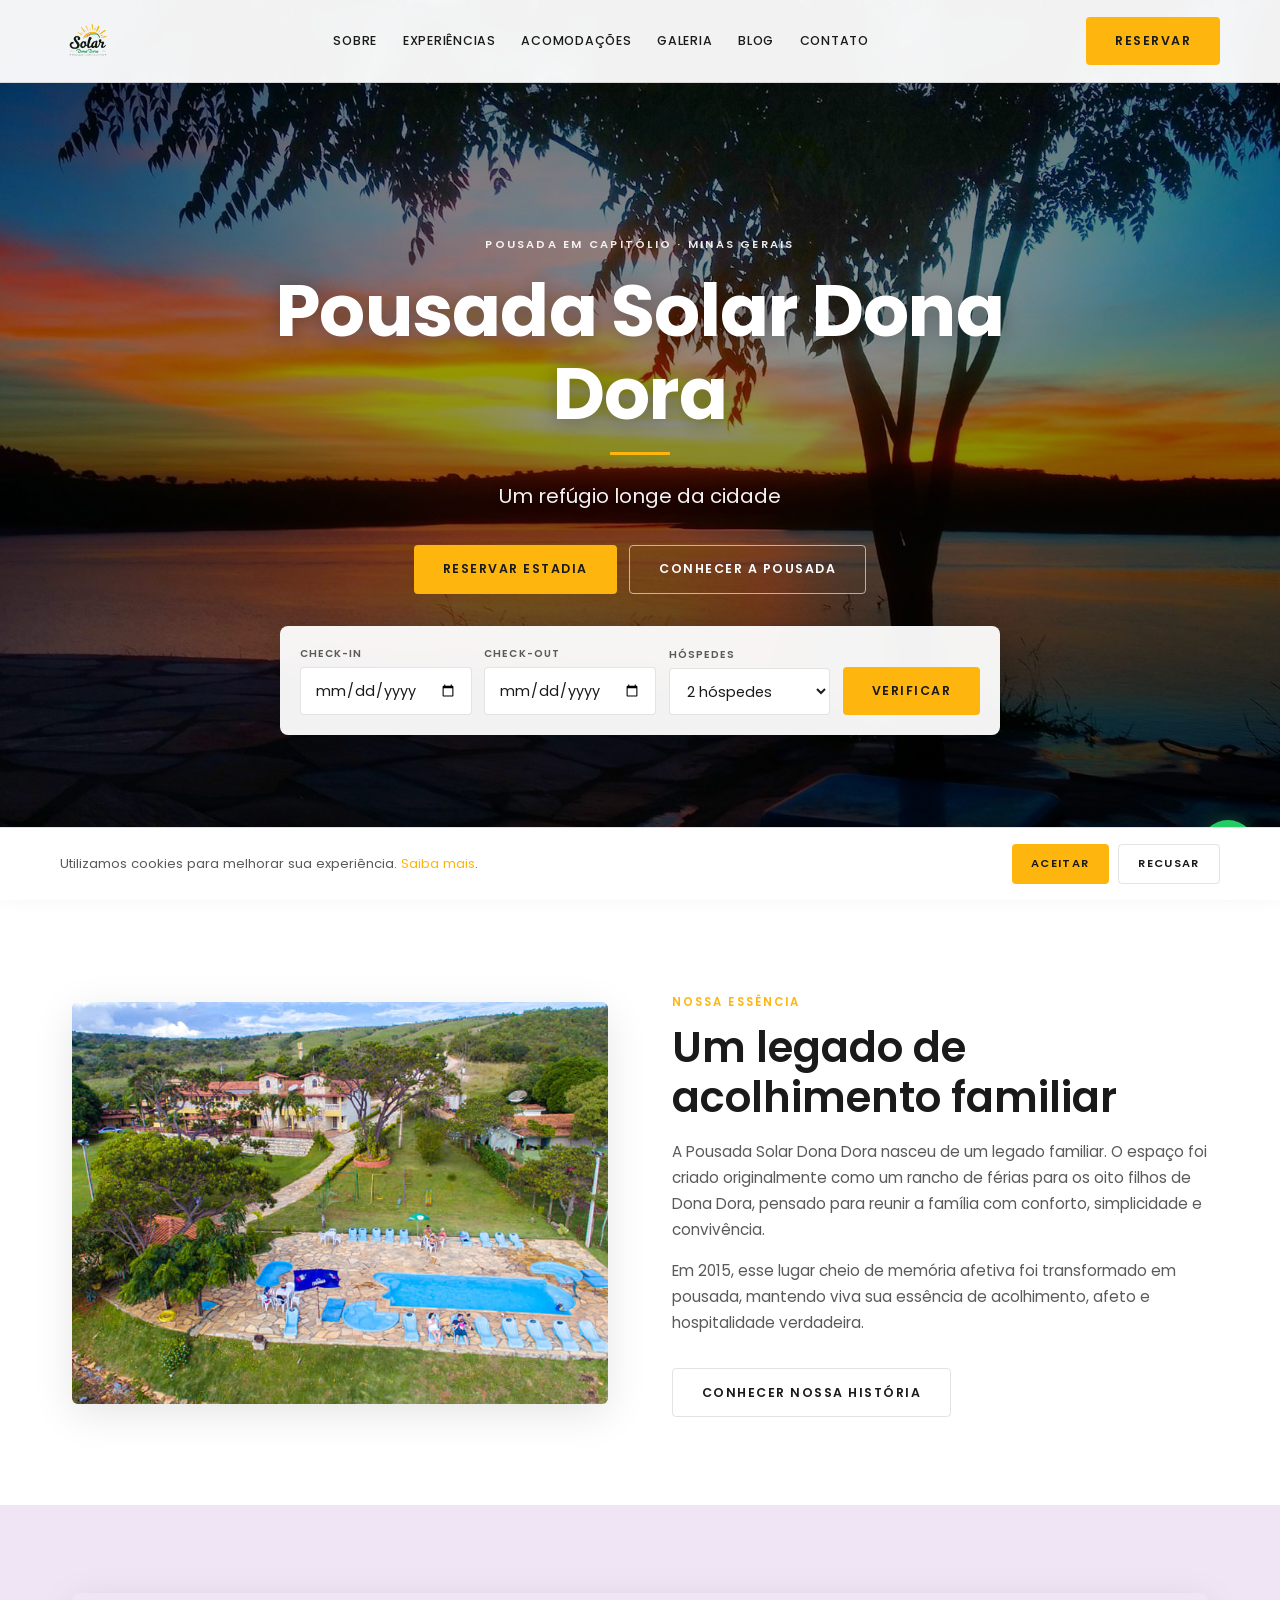
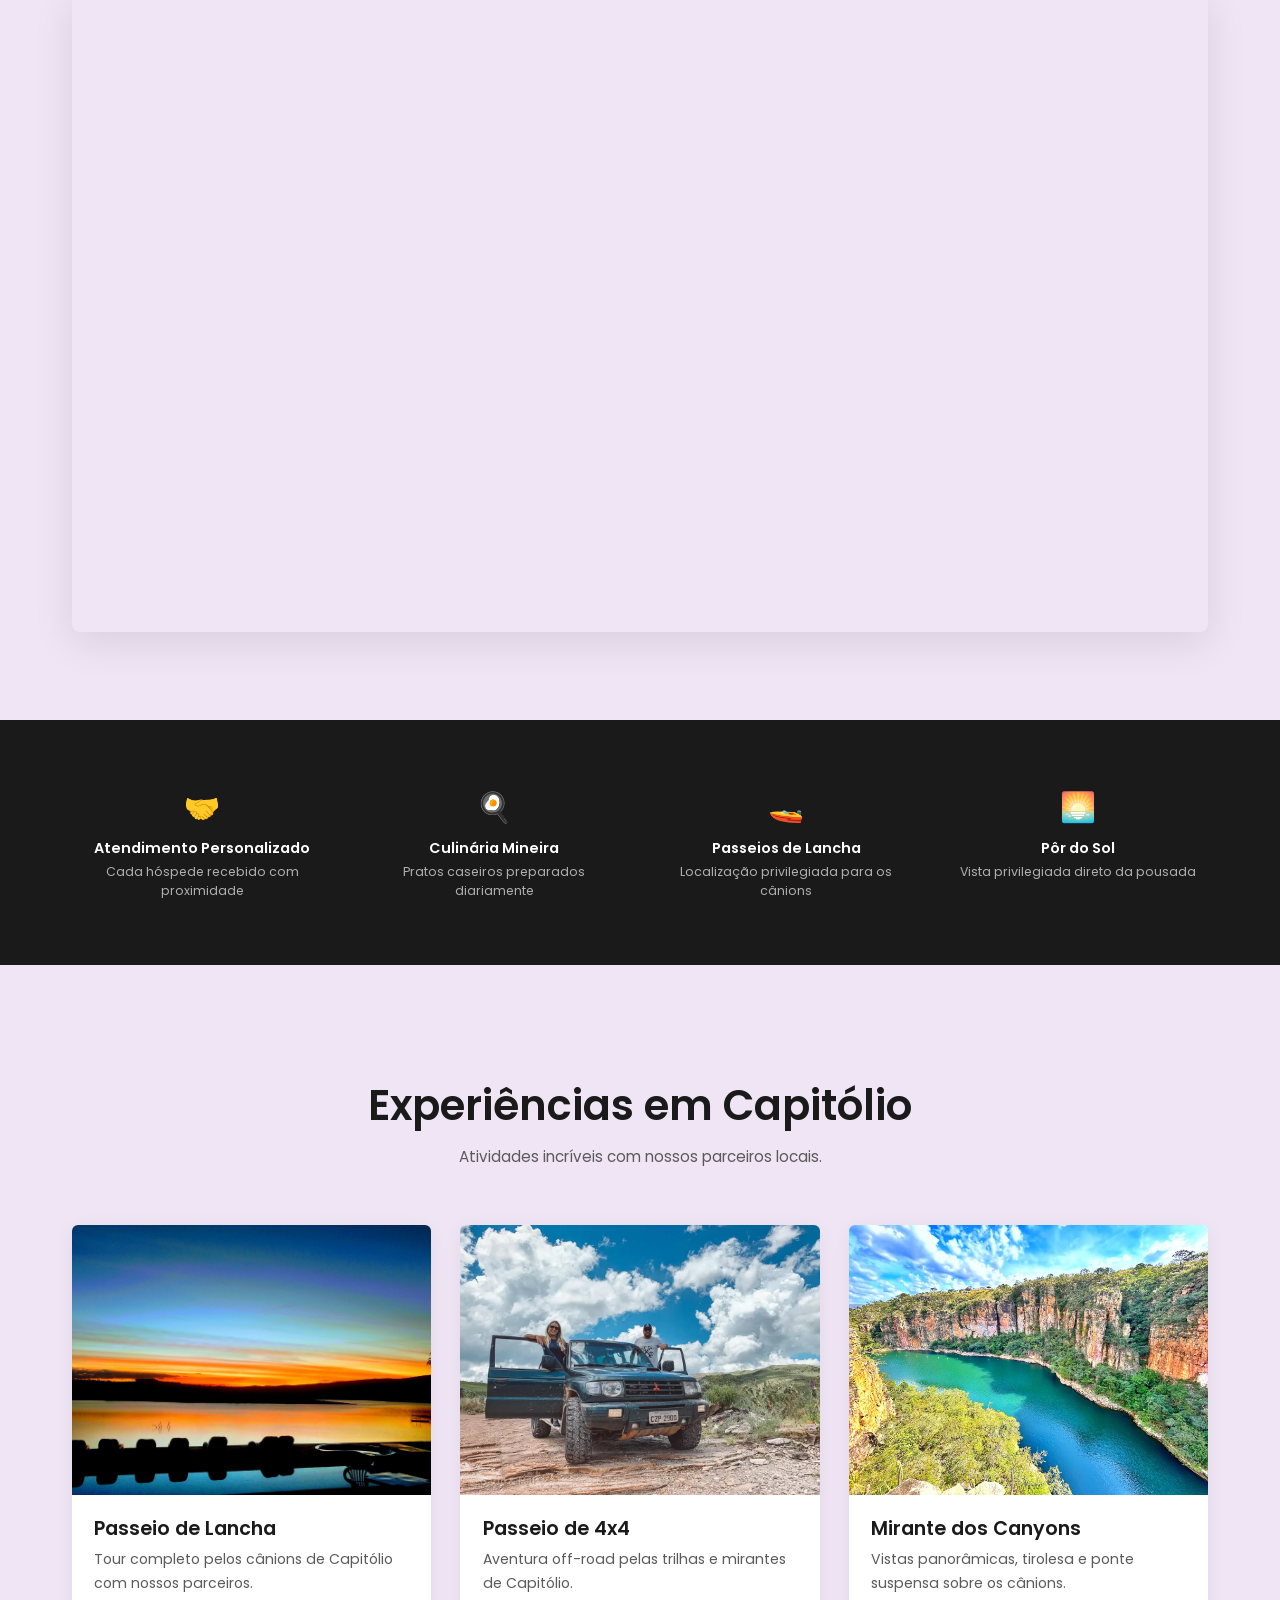
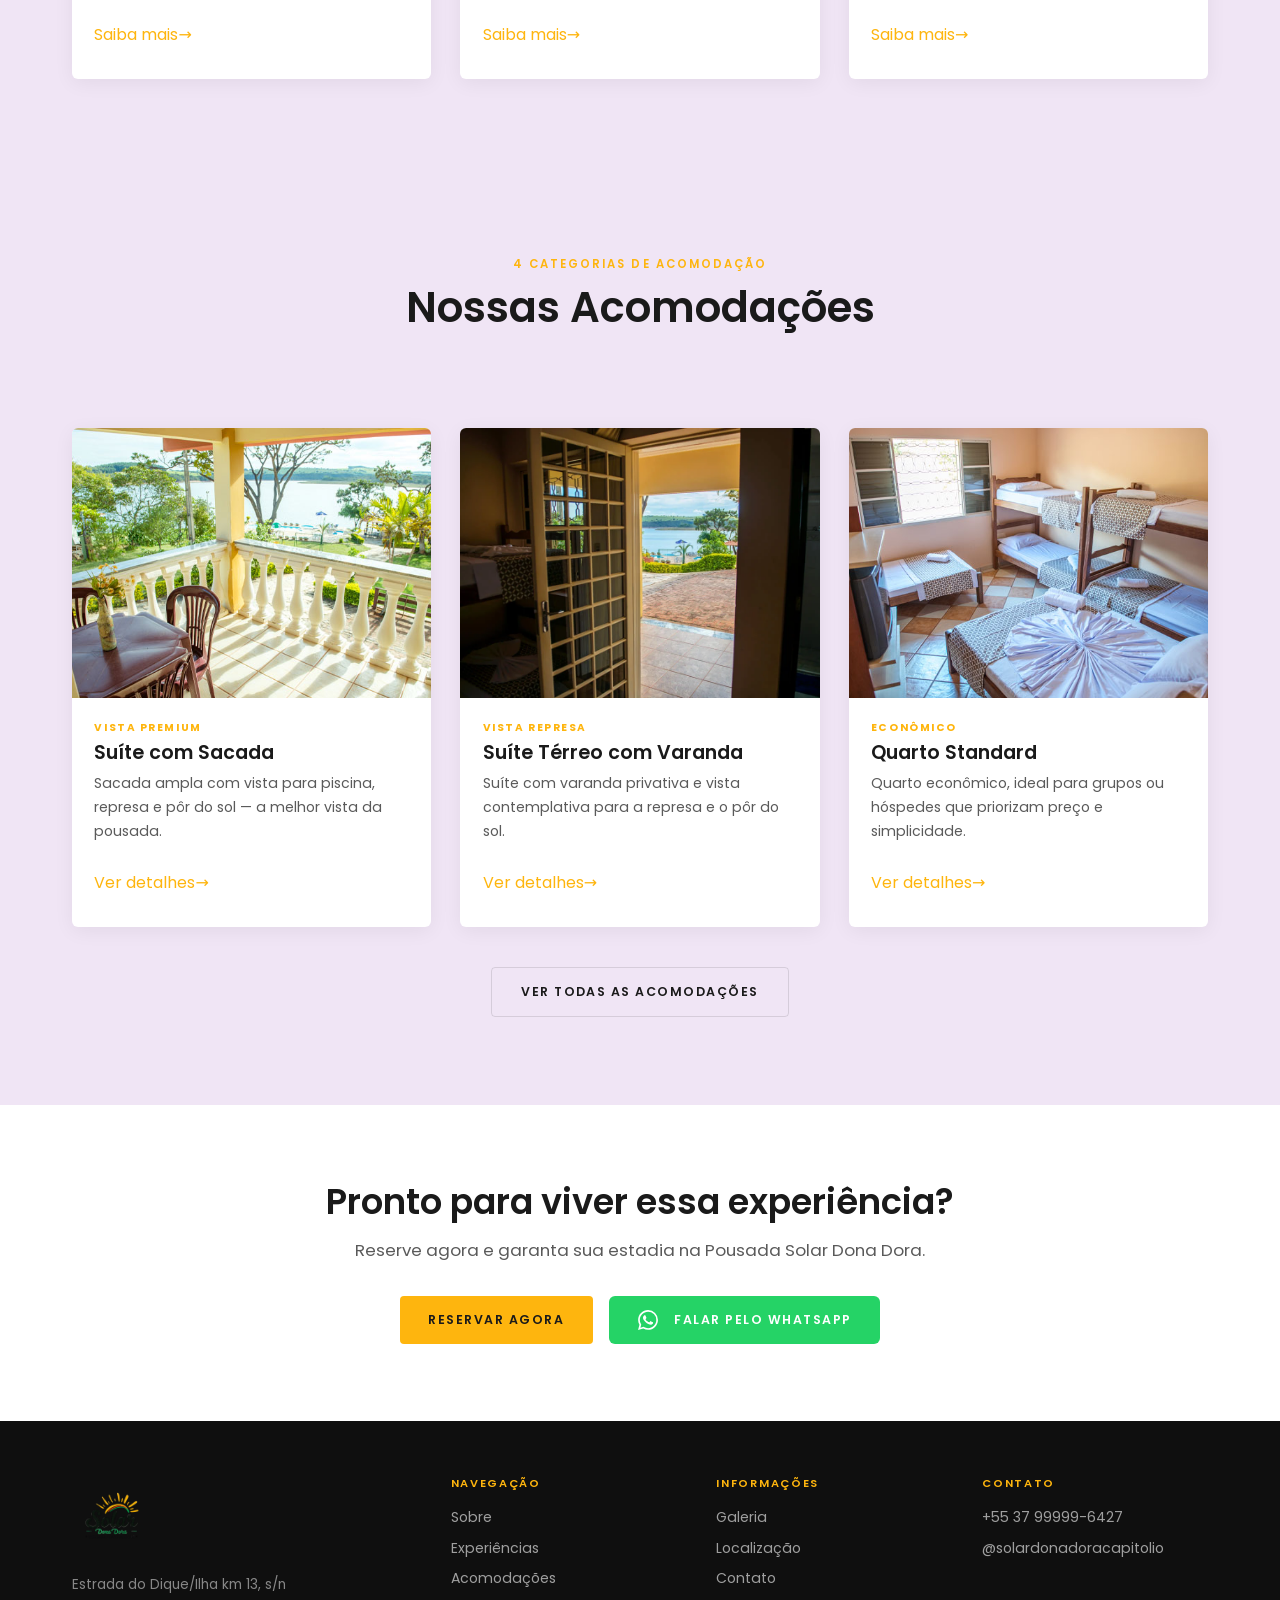
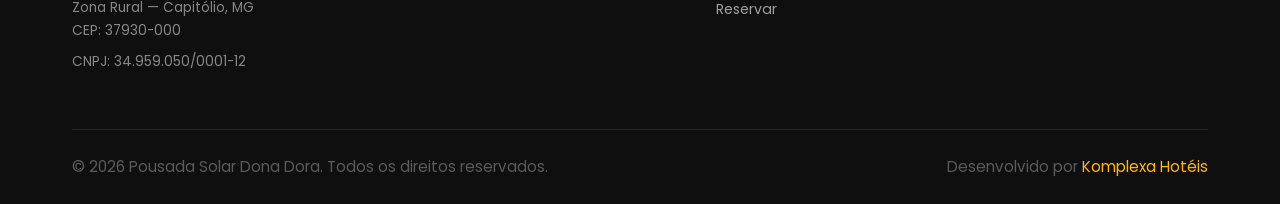
<file: index.html>
<!DOCTYPE html>
<html lang="pt-BR">
<head>
<meta charset="UTF-8">
<meta name="viewport" content="width=device-width, initial-scale=1.0">
<title>Pousada em Capitólio com vista para a represa — Pousada Solar Dona Dora | Capitólio, MG</title>
<meta name="description" content="Pousada Solar Dona Dora em Capitólio, MG. Hospedagem familiar com vista para a represa, culinária mineira caseira e o melhor pôr do sol de Capitólio. Reserve agora.">
<link rel="canonical" href="https://pousadasolardonadora.com.br/">

<!-- Favicon -->
<link rel="icon" type="image/x-icon" href="assets/img/brand/favicon.ico">
<link rel="icon" type="image/png" sizes="192x192" href="assets/img/brand/favicon-192.png">
<link rel="apple-touch-icon" href="assets/img/brand/favicon-192.png">

<!-- SEO -->
<meta name="robots" content="index, follow">
<meta name="author" content="Pousada Solar Dona Dora">
<meta name="geo.region" content="BR-MG">
<meta name="geo.placename" content="Capitólio">
<meta name="geo.position" content="-20.681273;-46.094552">
<meta name="ICBM" content="-20.681273, -46.094552">

<!-- Open Graph -->
<meta property="og:type" content="website">
<meta property="og:locale" content="pt_BR">
<meta property="og:site_name" content="Pousada Solar Dona Dora">
<meta property="og:title" content="Pousada em Capitólio com vista para a represa — Pousada Solar Dona Dora">
<meta property="og:description" content="Pousada Solar Dona Dora em Capitólio, MG. Hospedagem familiar com vista para a represa, culinária mineira caseira e o melhor pôr do sol de Capitólio. Reserve agora.">
<meta property="og:url" content="https://pousadasolardonadora.com.br/">
<meta property="og:image" content="https://pousadasolardonadora.com.br/assets/img/hero/fachada.jpg">
<meta name="twitter:card" content="summary_large_image">

<!-- GTM -->
<script>(function(w,d,s,l,i){w[l]=w[l]||[];w[l].push({'gtm.start':new Date().getTime(),event:'gtm.js'});var f=d.getElementsByTagName(s)[0],j=d.createElement(s),dl=l!='dataLayer'?'&l='+l:'';j.async=true;j.src='https://www.googletagmanager.com/gtm.js?id='+i+dl;f.parentNode.insertBefore(j,f);})(window,document,'script','dataLayer','GTM-W4K5VQJ');</script>

<!-- Fonts -->
<link rel="preconnect" href="https://fonts.googleapis.com">
<link rel="preconnect" href="https://fonts.gstatic.com" crossorigin>
<link href="https://fonts.googleapis.com/css2?family=Poppins:wght@300;400;500;600;700&display=swap" rel="stylesheet">

<!-- CSS -->
<link rel="stylesheet" href="assets/css/style.css">
</head>
<body>
<!-- GTM noscript -->
<noscript><iframe src="https://www.googletagmanager.com/ns.html?id=GTM-W4K5VQJ" height="0" width="0" style="display:none;visibility:hidden"></iframe></noscript>

<!-- Schema.org -->
<script type="application/ld+json">
{
  "@context":"https://schema.org",
  "@type":"LodgingBusiness",
  "name":"Pousada Solar Dona Dora",
  "description":"Pousada acolhedora em Capitólio, MG com hospitalidade familiar, vista para a represa e culinária mineira.",
  "url":"https://pousadasolardonadora.com.br/",
  "telephone":"+55-37-99999-6427",
  "priceRange":"$$",
  "image":"https://pousadasolardonadora.com.br/assets/img/hero/fachada.jpg",
  "logo":"https://pousadasolardonadora.com.br/assets/img/brand/logo.png",
  "taxID":"34.959.050/0001-12",
  "address":{
    "@type":"PostalAddress",
    "streetAddress":"Estrada do Dique/Ilha km 13, s/n, Zona Rural",
    "addressLocality":"Capitólio",
    "addressRegion":"MG",
    "postalCode":"37930-000",
    "addressCountry":"BR"
  },
  "geo":{
    "@type":"GeoCoordinates",
    "latitude":-20.681273,
    "longitude":-46.094552
  },
  "sameAs":["https://instagram.com/solardonadoracapitolio"]
}
</script>

<header class="hdr" id="hdr">
  <div class="hdr-inner">
    <a href="index.html" class="logo-link" aria-label="Pousada Solar Dona Dora">
      <img src="assets/img/brand/logo.png" alt="Pousada Solar Dona Dora" class="logo-img" width="56" height="56">
    </a>
    <nav class="nav" aria-label="Menu principal">
      <a href="sobre/">Sobre</a>
      <a href="experiencias/">Experiências</a>
      <a href="acomodacoes/">Acomodações</a>
      <a href="galeria/">Galeria</a>
      <a href="blog/">Blog</a>
      <a href="contato/">Contato</a>
    </nav>
    <a href="#" class="btn btn-primary hdr-cta" onclick="openBooking();return false">Reservar</a>
    <button class="ham" id="ham" aria-label="Menu" aria-expanded="false">
      <span></span><span></span><span></span>
    </button>
  </div>
</header>
<nav class="mobnav" id="mobnav" aria-label="Menu mobile">
  <a href="sobre/" onclick="closeMob()">Sobre</a>
  <a href="experiencias/" onclick="closeMob()">Experiências</a>
  <a href="acomodacoes/" onclick="closeMob()">Acomodações</a>
  <a href="galeria/" onclick="closeMob()">Galeria</a>
  <a href="blog/" onclick="closeMob()">Blog</a>
  <a href="localizacao/" onclick="closeMob()">Localização</a>
  <a href="contato/" onclick="closeMob()">Contato</a>
  <a href="#" class="btn btn-primary" onclick="closeMob();openBooking();return false">Reservar Agora</a>
</nav>

<!-- HERO -->
<section class="hero">
  <div class="hero-bg">
    <img src="assets/img/hero/fachada.jpg" alt="Pousada Solar Dona Dora — Capitólio, MG" fetchpriority="high" decoding="async">
  </div>
  <div class="hero-overlay"></div>
  <div class="hero-content">
    <p class="hero-overline">Pousada em Capitólio · Minas Gerais</p>
    <h1 class="hero-title">Pousada Solar Dona Dora</h1>
    <span class="hero-divider"></span>
    <p class="hero-tagline">Um refúgio longe da cidade</p>
    <div class="hero-ctas">
      <a href="#" class="btn btn-primary" onclick="openBooking();return false">Reservar Estadia</a>
      <a href="sobre/" class="btn btn-outline-light">Conhecer a Pousada</a>
    </div>

    <!-- Booking bar (Foco Multimídia) -->
    <div class="book-bar">
      <div class="bf">
        <label>Check-in</label>
        <input type="date" id="book-checkin">
      </div>
      <div class="bf">
        <label>Check-out</label>
        <input type="date" id="book-checkout">
      </div>
      <div class="bf">
        <label>Hóspedes</label>
        <select id="book-guests">
          <option value="1">1 hóspede</option>
          <option value="2" selected>2 hóspedes</option>
          <option value="3">3 hóspedes</option>
          <option value="4">4 hóspedes</option>
          <option value="5">5+ hóspedes</option>
        </select>
      </div>
      <button class="btn btn-primary" onclick="bookFromHero()">Verificar</button>
    </div>
  </div>
</section>

<!-- SOBRE PREVIEW -->
<section style="background:var(--surface)">
  <div class="container">
    <div class="ab-grid">
      <div class="ab-img reveal">
        <img src="assets/img/sobre/entrada.jpg" alt="Entrada da Pousada Solar Dona Dora" loading="lazy" decoding="async">
      </div>
      <div class="ab-txt">
        <span class="overline reveal">Nossa Essência</span>
        <h2 class="reveal">Um legado de acolhimento familiar</h2>
        <span class="divider reveal" style="margin:1rem 0"></span>
        <p class="reveal">A Pousada Solar Dona Dora nasceu de um legado familiar. O espaço foi criado originalmente como um rancho de férias para os oito filhos de Dona Dora, pensado para reunir a família com conforto, simplicidade e convivência.</p>
        <p class="reveal">Em 2015, esse lugar cheio de memória afetiva foi transformado em pousada, mantendo viva sua essência de acolhimento, afeto e hospitalidade verdadeira.</p>
        <a href="sobre/" class="btn btn-outline reveal">Conhecer Nossa História</a>
      </div>
    </div>
  </div>
</section>

<!-- VIDEO -->
<section>
  <div class="container" style="text-align:center">
    <div class="video-wrap reveal">
      <iframe src="https://www.youtube.com/embed/G81UTG9tgYU" title="Pousada Solar Dona Dora — Capitólio, MG" frameborder="0" allow="accelerometer; autoplay; clipboard-write; encrypted-media; gyroscope; picture-in-picture" allowfullscreen loading="lazy"></iframe>
    </div>
  </div>
</section>

<!-- HIGHLIGHTS STRIP -->
<div class="strip">
  <div class="container">
    <div class="strip-g">
      <div class="strip-i reveal"><div class="s-icon">🤝</div><h4>Atendimento Personalizado</h4><p>Cada hóspede recebido com proximidade</p></div>
      <div class="strip-i reveal"><div class="s-icon">🍳</div><h4>Culinária Mineira</h4><p>Pratos caseiros preparados diariamente</p></div>
      <div class="strip-i reveal"><div class="s-icon">🚤</div><h4>Passeios de Lancha</h4><p>Localização privilegiada para os cânions</p></div>
      <div class="strip-i reveal"><div class="s-icon">🌅</div><h4>Pôr do Sol</h4><p>Vista privilegiada direto da pousada</p></div>
    </div>
  </div>
</div>

<!-- EXPERIÊNCIAS PREVIEW -->
<section>
  <div class="container">
    <div class="sec-head">
      <span class="overline reveal">Aventura & Natureza</span>
      <h2 class="reveal">Experiências em Capitólio</h2>
      <span class="divider reveal"></span>
      <p class="reveal">Atividades incríveis com nossos parceiros locais.</p>
    </div>
    <div class="cards-g cols-3">
      <article class="card reveal">
        <div class="card-img"><img src="assets/img/experiencias/passeio-lancha.jpg" alt="Passeio de Lancha" loading="lazy" decoding="async"></div>
        <div class="card-body">
          <h3>Passeio de Lancha</h3>
          <p>Tour completo pelos cânions de Capitólio com nossos parceiros.</p>
          <a href="experiencias/" class="btn-text">Saiba mais</a>
        </div>
      </article>
      <article class="card reveal">
        <div class="card-img"><img src="assets/img/experiencias/passeio-4x4.jpg" alt="Passeio de 4x4" loading="lazy" decoding="async"></div>
        <div class="card-body">
          <h3>Passeio de 4x4</h3>
          <p>Aventura off-road pelas trilhas e mirantes de Capitólio.</p>
          <a href="experiencias/" class="btn-text">Saiba mais</a>
        </div>
      </article>
      <article class="card reveal">
        <div class="card-img"><img src="assets/img/experiencias/mirante-dos-canyons.jpg" alt="Parque Mirante dos Canyons" loading="lazy" decoding="async"></div>
        <div class="card-body">
          <h3>Mirante dos Canyons</h3>
          <p>Vistas panorâmicas, tirolesa e ponte suspensa sobre os cânions.</p>
          <a href="experiencias/" class="btn-text">Saiba mais</a>
        </div>
      </article>
    </div>
  </div>
</section>

<!-- ACOMODAÇÕES PREVIEW -->
<section>
  <div class="container">
    <div class="sec-head">
      <span class="overline reveal">4 Categorias de Acomodação</span>
      <h2 class="reveal">Nossas Acomodações</h2>
      <span class="divider reveal"></span>
      <p class="reveal">Conforto e simplicidade para todos os perfis de hóspede.</p>
    </div>
    <div class="cards-g cols-3">
      <article class="card reveal">
        <div class="card-img"><img src="assets/img/quartos/suite-sacada.jpg" alt="Suíte com Sacada" loading="lazy" decoding="async"></div>
        <div class="card-body">
          <span class="card-uh">Vista Premium</span>
          <h3>Suíte com Sacada</h3>
          <p>Sacada ampla com vista para piscina, represa e pôr do sol — a melhor vista da pousada.</p>
          <a href="acomodacoes/" class="btn-text">Ver detalhes</a>
        </div>
      </article>
      <article class="card reveal">
        <div class="card-img"><img src="assets/img/quartos/suite-terreo-varanda.jpg" alt="Suíte Térreo com Varanda" loading="lazy" decoding="async"></div>
        <div class="card-body">
          <span class="card-uh">Vista Represa</span>
          <h3>Suíte Térreo com Varanda</h3>
          <p>Suíte com varanda privativa e vista contemplativa para a represa e o pôr do sol.</p>
          <a href="acomodacoes/" class="btn-text">Ver detalhes</a>
        </div>
      </article>
      <article class="card reveal">
        <div class="card-img"><img src="assets/img/quartos/quarto-standard.jpg" alt="Quarto Standard" loading="lazy" decoding="async"></div>
        <div class="card-body">
          <span class="card-uh">Econômico</span>
          <h3>Quarto Standard</h3>
          <p>Quarto econômico, ideal para grupos ou hóspedes que priorizam preço e simplicidade.</p>
          <a href="acomodacoes/" class="btn-text">Ver detalhes</a>
        </div>
      </article>
    </div>
    <div style="text-align:center;margin-top:2.5rem">
      <a href="acomodacoes/" class="btn btn-outline reveal">Ver Todas as Acomodações</a>
    </div>
  </div>
</section>

<!-- CTA FINAL -->
<section class="cta-final">
  <div class="container" style="text-align:center">
    <h2 class="reveal">Pronto para viver essa experiência?</h2>
    <p class="reveal">Reserve agora e garanta sua estadia na Pousada Solar Dona Dora.</p>
    <div class="cta-final-btns reveal">
      <a href="#" class="btn btn-primary" onclick="openBooking();return false">Reservar Agora</a>
      <a href="https://wa.me/5537999996427?text=Ol%C3%A1%2C%20gostaria%20de%20saber%20mais%20sobre%20a%20Pousada%20Solar%20Dona%20Dora." class="btn btn-wa" target="_blank" rel="noopener">
        <svg width="20" height="20" viewBox="0 0 24 24" fill="currentColor" style="vertical-align:middle;margin-right:.5rem"><path d="M17.472 14.382c-.297-.149-1.758-.867-2.03-.967-.273-.099-.471-.148-.67.15-.197.297-.767.966-.94 1.164-.173.199-.347.223-.644.075-.297-.15-1.255-.463-2.39-1.475-.883-.788-1.48-1.761-1.653-2.059-.173-.297-.018-.458.13-.606.134-.133.298-.347.446-.52.149-.174.198-.298.298-.497.099-.198.05-.371-.025-.52-.075-.149-.669-1.612-.916-2.207-.242-.579-.487-.5-.669-.51-.173-.008-.371-.01-.57-.01-.198 0-.52.074-.792.372-.272.297-1.04 1.016-1.04 2.479 0 1.462 1.065 2.875 1.213 3.074.149.198 2.096 3.2 5.077 4.487.709.306 1.262.489 1.694.625.712.227 1.36.195 1.871.118.571-.085 1.758-.719 2.006-1.413.248-.694.248-1.289.173-1.413-.074-.124-.272-.198-.57-.347m-5.421 7.403h-.004a9.87 9.87 0 01-5.031-1.378l-.361-.214-3.741.982.998-3.648-.235-.374a9.86 9.86 0 01-1.51-5.26c.001-5.45 4.436-9.884 9.888-9.884 2.64 0 5.122 1.03 6.988 2.898a9.825 9.825 0 012.893 6.994c-.003 5.45-4.437 9.884-9.885 9.884m8.413-18.297A11.815 11.815 0 0012.05 0C5.495 0 .16 5.335.157 11.892c0 2.096.547 4.142 1.588 5.945L.057 24l6.305-1.654a11.882 11.882 0 005.683 1.448h.005c6.554 0 11.89-5.335 11.893-11.893a11.821 11.821 0 00-3.48-8.413z"/></svg>
        Falar pelo WhatsApp
      </a>
    </div>
  </div>
</section>

<footer class="footer">
  <div class="container">
    <div class="ft-grid">
      <div class="ft-brand">
        <img src="assets/img/brand/logo.png" alt="Pousada Solar Dona Dora" width="80" height="80">
        <p>Estrada do Dique/Ilha km 13, s/n<br>Zona Rural — Capitólio, MG<br>CEP: 37930-000</p>
        <p>CNPJ: 34.959.050/0001-12</p>
      </div>
      <div class="ft-col">
        <h4>Navegação</h4>
        <a href="sobre/">Sobre</a>
        <a href="experiencias/">Experiências</a>
        <a href="acomodacoes/">Acomodações</a>
      </div>
      <div class="ft-col">
        <h4>Informações</h4>
        <a href="galeria/">Galeria</a>
        <a href="localizacao/">Localização</a>
        <a href="contato/">Contato</a>
        <a href="#" onclick="openBooking();return false">Reservar</a>
      </div>
      <div class="ft-col">
        <h4>Contato</h4>
        <a href="https://wa.me/5537999996427" target="_blank" rel="noopener">+55 37 99999-6427</a>
        <a href="https://instagram.com/solardonadoracapitolio" target="_blank" rel="noopener">@solardonadoracapitolio</a>
      </div>
    </div>
    <div class="ft-bot">
      <p>&copy; 2026 Pousada Solar Dona Dora. Todos os direitos reservados.</p>
      <p>Desenvolvido por <a href="#" target="_blank" rel="noopener">Komplexa Hotéis</a></p>
    </div>
  </div>
</footer>
<!-- WhatsApp -->
<div class="wa-bubble" id="waBubble">Reserve com benefícios<button class="wa-bubble-close" onclick="document.getElementById('waBubble').classList.remove('show')" aria-label="Fechar">&times;</button></div>
<a class="wa-btn" href="https://wa.me/5537999996427?text=Ol%C3%A1%2C%20gostaria%20de%20saber%20mais%20sobre%20a%20Pousada%20Solar%20Dona%20Dora." target="_blank" rel="noopener" aria-label="Falar pelo WhatsApp"><svg width="26" height="26" viewBox="0 0 24 24" fill="white"><path d="M17.472 14.382c-.297-.149-1.758-.867-2.03-.967-.273-.099-.471-.148-.67.15-.197.297-.767.966-.94 1.164-.173.199-.347.223-.644.075-.297-.15-1.255-.463-2.39-1.475-.883-.788-1.48-1.761-1.653-2.059-.173-.297-.018-.458.13-.606.134-.133.298-.347.446-.52.149-.174.198-.298.298-.497.099-.198.05-.371-.025-.52-.075-.149-.669-1.612-.916-2.207-.242-.579-.487-.5-.669-.51-.173-.008-.371-.01-.57-.01-.198 0-.52.074-.792.372-.272.297-1.04 1.016-1.04 2.479 0 1.462 1.065 2.875 1.213 3.074.149.198 2.096 3.2 5.077 4.487.709.306 1.262.489 1.694.625.712.227 1.36.195 1.871.118.571-.085 1.758-.719 2.006-1.413.248-.694.248-1.289.173-1.413-.074-.124-.272-.198-.57-.347m-5.421 7.403h-.004a9.87 9.87 0 01-5.031-1.378l-.361-.214-3.741.982.998-3.648-.235-.374a9.86 9.86 0 01-1.51-5.26c.001-5.45 4.436-9.884 9.888-9.884 2.64 0 5.122 1.03 6.988 2.898a9.825 9.825 0 012.893 6.994c-.003 5.45-4.437 9.884-9.885 9.884m8.413-18.297A11.815 11.815 0 0012.05 0C5.495 0 .16 5.335.157 11.892c0 2.096.547 4.142 1.588 5.945L.057 24l6.305-1.654a11.882 11.882 0 005.683 1.448h.005c6.554 0 11.89-5.335 11.893-11.893a11.821 11.821 0 00-3.48-8.413z"/></svg></a>

<!-- Modal Reservas -->
<div class="bk-modal" id="bkModal" role="dialog" aria-modal="true">
  <div class="bk-modal-box">
    <button class="bk-close" onclick="closeBooking()" aria-label="Fechar">&times;</button>
    <div class="bk-header">
      <img src="assets/img/brand/logo.png" alt="Solar Dona Dora" width="48" height="48">
      <div>
        <h3>Reserve sua Estadia</h3>
        <p>Preencha os dados e consulte disponibilidade</p>
      </div>
    </div>
    <form onsubmit="submitBooking(event)" class="bk-form">
      <div class="bk-row">
        <div class="fg">
          <label>Check-in *</label>
          <input type="date" id="bk-checkin" required>
        </div>
        <div class="fg">
          <label>Check-out *</label>
          <input type="date" id="bk-checkout" required>
        </div>
      </div>
      <div class="bk-row">
        <div class="fg">
          <label>Adultos *</label>
          <select id="bk-adults">
            <option value="1">1 adulto</option>
            <option value="2" selected>2 adultos</option>
            <option value="3">3 adultos</option>
            <option value="4">4 adultos</option>
            <option value="5">5 adultos</option>
          </select>
        </div>
        <div class="fg">
          <label>Criancas</label>
          <select id="bk-children" onchange="updateChildAges()">
            <option value="0" selected>Nenhuma</option>
            <option value="1">1 crianca</option>
            <option value="2">2 criancas</option>
            <option value="3">3 criancas</option>
          </select>
        </div>
      </div>
      <div class="bk-child-ages" id="bkChildAges"></div>
      <button type="submit" class="btn btn-primary bk-submit">Verificar Disponibilidade</button>
      <p class="bk-alt">Prefere falar com a gente?
        <a href="https://wa.me/5537999996427?text=Ol%C3%A1%2C%20gostaria%20de%20fazer%20uma%20reserva%20na%20Pousada%20Solar%20Dona%20Dora." target="_blank" rel="noopener" class="bk-wa-link">
          <svg width="16" height="16" viewBox="0 0 24 24" fill="currentColor" style="vertical-align:middle;margin-right:4px"><path d="M17.472 14.382c-.297-.149-1.758-.867-2.03-.967-.273-.099-.471-.148-.67.15-.197.297-.767.966-.94 1.164-.173.199-.347.223-.644.075-.297-.15-1.255-.463-2.39-1.475-.883-.788-1.48-1.761-1.653-2.059-.173-.297-.018-.458.13-.606.134-.133.298-.347.446-.52.149-.174.198-.298.298-.497.099-.198.05-.371-.025-.52-.075-.149-.669-1.612-.916-2.207-.242-.579-.487-.5-.669-.51-.173-.008-.371-.01-.57-.01-.198 0-.52.074-.792.372-.272.297-1.04 1.016-1.04 2.479 0 1.462 1.065 2.875 1.213 3.074.149.198 2.096 3.2 5.077 4.487.709.306 1.262.489 1.694.625.712.227 1.36.195 1.871.118.571-.085 1.758-.719 2.006-1.413.248-.694.248-1.289.173-1.413-.074-.124-.272-.198-.57-.347m-5.421 7.403h-.004a9.87 9.87 0 01-5.031-1.378l-.361-.214-3.741.982.998-3.648-.235-.374a9.86 9.86 0 01-1.51-5.26c.001-5.45 4.436-9.884 9.888-9.884 2.64 0 5.122 1.03 6.988 2.898a9.825 9.825 0 012.893 6.994c-.003 5.45-4.437 9.884-9.885 9.884m8.413-18.297A11.815 11.815 0 0012.05 0C5.495 0 .16 5.335.157 11.892c0 2.096.547 4.142 1.588 5.945L.057 24l6.305-1.654a11.882 11.882 0 005.683 1.448h.005c6.554 0 11.89-5.335 11.893-11.893a11.821 11.821 0 00-3.48-8.413z"/></svg>
          Fale pelo WhatsApp
        </a>
      </p>
    </form>
  </div>
</div>

<!-- Cookie Banner -->
<div class="ck" id="cookieBanner">
  <div class="ck-in">
    <p>Utilizamos cookies para melhorar sua experiência. <a href="#">Saiba mais</a>.</p>
    <div class="ck-btns">
      <button class="btn btn-primary" onclick="acceptCookies()">Aceitar</button>
      <button class="btn btn-outline" onclick="declineCookies()">Recusar</button>
    </div>
  </div>
</div>

<script src="assets/js/main.js" defer></script>
</body>
</html>
</file>
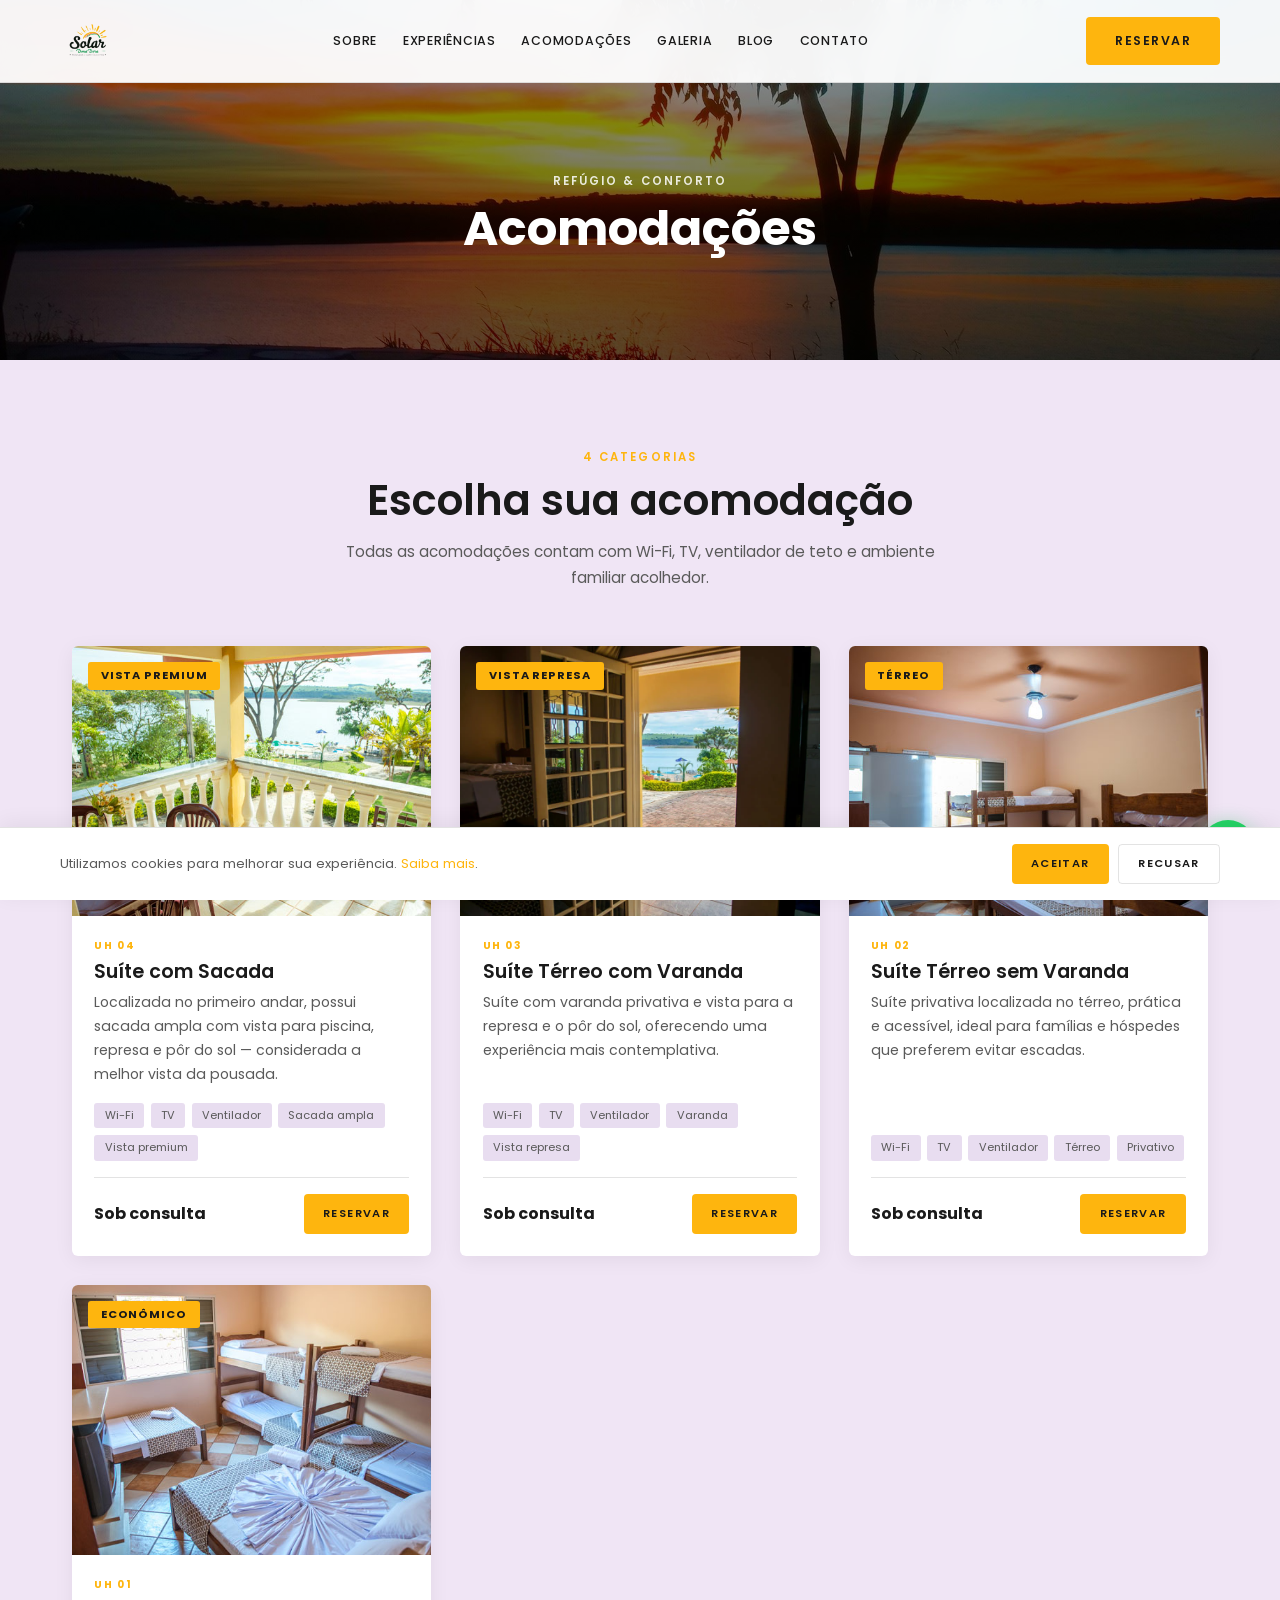
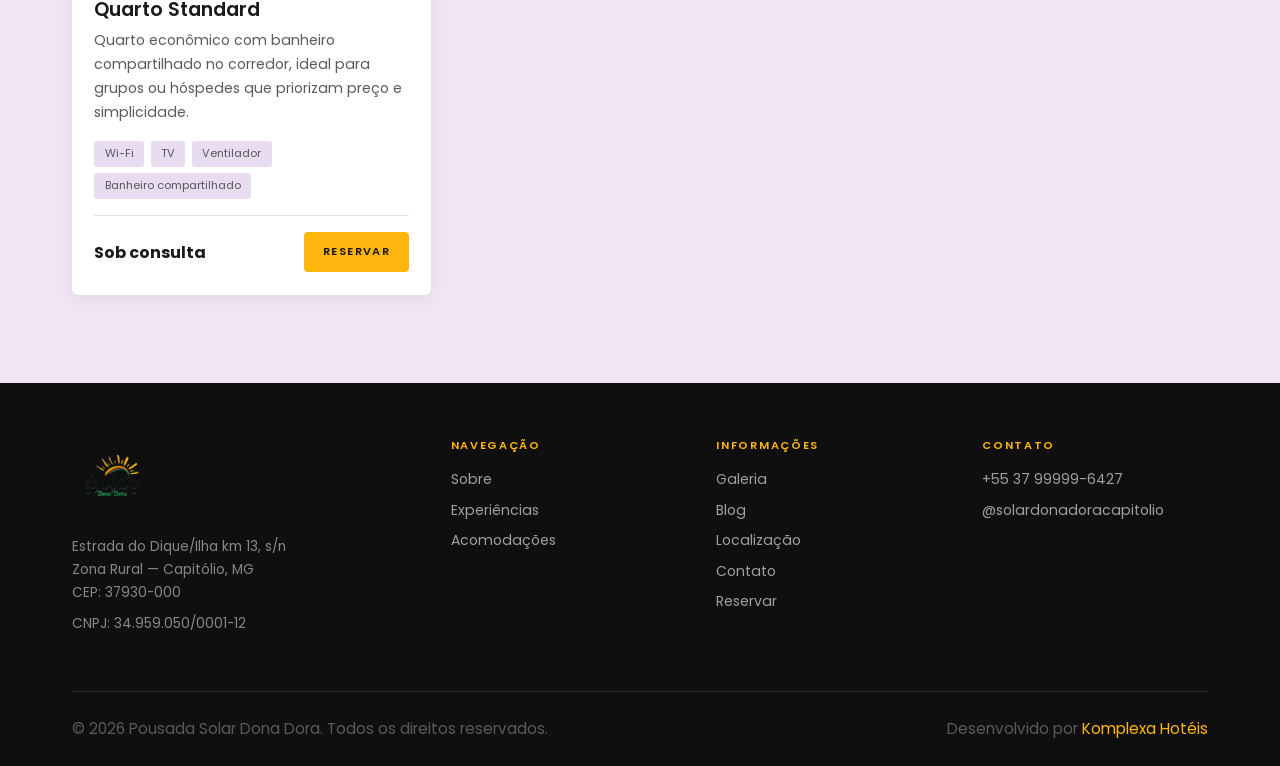
<file: acomodacoes/index.html>
<!DOCTYPE html>
<html lang="pt-BR">
<head>
<meta charset="UTF-8">
<meta name="viewport" content="width=device-width, initial-scale=1.0">
<title>Acomodações — Pousada Solar Dona Dora | Capitólio, MG</title>
<meta name="description" content="Conheça as 4 categorias de acomodação da Pousada Solar Dona Dora em Capitólio: Quarto Standard, Suítes no Térreo e Suíte com Sacada Vista Premium.">
<link rel="canonical" href="https://pousadasolardonadora.com.br/acomodacoes/">

<!-- Favicon -->
<link rel="icon" type="image/x-icon" href="../assets/img/brand/favicon.ico">
<link rel="icon" type="image/png" sizes="192x192" href="../assets/img/brand/favicon-192.png">
<link rel="apple-touch-icon" href="../assets/img/brand/favicon-192.png">

<!-- SEO -->
<meta name="robots" content="index, follow">
<meta name="author" content="Pousada Solar Dona Dora">
<meta name="geo.region" content="BR-MG">
<meta name="geo.placename" content="Capitólio">
<meta name="geo.position" content="-20.681273;-46.094552">
<meta name="ICBM" content="-20.681273, -46.094552">

<!-- Open Graph -->
<meta property="og:type" content="website">
<meta property="og:locale" content="pt_BR">
<meta property="og:site_name" content="Pousada Solar Dona Dora">
<meta property="og:title" content="Acomodações — Pousada Solar Dona Dora">
<meta property="og:description" content="Conheça as 4 categorias de acomodação da Pousada Solar Dona Dora em Capitólio: Quarto Standard, Suítes no Térreo e Suíte com Sacada Vista Premium.">
<meta property="og:url" content="https://pousadasolardonadora.com.br/acomodacoes/">
<meta property="og:image" content="https://pousadasolardonadora.com.br/assets/img/hero/fachada.jpg">
<meta name="twitter:card" content="summary_large_image">

<!-- GTM -->
<script>(function(w,d,s,l,i){w[l]=w[l]||[];w[l].push({'gtm.start':new Date().getTime(),event:'gtm.js'});var f=d.getElementsByTagName(s)[0],j=d.createElement(s),dl=l!='dataLayer'?'&l='+l:'';j.async=true;j.src='https://www.googletagmanager.com/gtm.js?id='+i+dl;f.parentNode.insertBefore(j,f);})(window,document,'script','dataLayer','GTM-W4K5VQJ');</script>

<!-- Fonts -->
<link rel="preconnect" href="https://fonts.googleapis.com">
<link rel="preconnect" href="https://fonts.gstatic.com" crossorigin>
<link href="https://fonts.googleapis.com/css2?family=Poppins:wght@300;400;500;600;700&display=swap" rel="stylesheet">

<!-- CSS -->
<link rel="stylesheet" href="../assets/css/style.css">
</head>
<body>
<!-- GTM noscript -->
<noscript><iframe src="https://www.googletagmanager.com/ns.html?id=GTM-W4K5VQJ" height="0" width="0" style="display:none;visibility:hidden"></iframe></noscript>
<header class="hdr" id="hdr">
  <div class="hdr-inner">
    <a href="../index.html" class="logo-link" aria-label="Pousada Solar Dona Dora">
      <img src="../assets/img/brand/logo.png" alt="Pousada Solar Dona Dora" class="logo-img" width="56" height="56">
    </a>
    <nav class="nav" aria-label="Menu principal">
      <a href="../sobre/">Sobre</a>
      <a href="../experiencias/">Experiências</a>
      <a href="../acomodacoes/">Acomodações</a>
      <a href="../galeria/">Galeria</a>
      <a href="../blog/">Blog</a>
      <a href="../contato/">Contato</a>
    </nav>
    <a href="#" class="btn btn-primary hdr-cta" onclick="openBooking();return false">Reservar</a>
    <button class="ham" id="ham" aria-label="Menu" aria-expanded="false">
      <span></span><span></span><span></span>
    </button>
  </div>
</header>
<nav class="mobnav" id="mobnav" aria-label="Menu mobile">
  <a href="../sobre/" onclick="closeMob()">Sobre</a>
  <a href="../experiencias/" onclick="closeMob()">Experiências</a>
  <a href="../acomodacoes/" onclick="closeMob()">Acomodações</a>
  <a href="../galeria/" onclick="closeMob()">Galeria</a>
  <a href="../blog/" onclick="closeMob()">Blog</a>
  <a href="../localizacao/" onclick="closeMob()">Localização</a>
  <a href="../contato/" onclick="closeMob()">Contato</a>
  <a href="#" class="btn btn-primary" onclick="closeMob();openBooking();return false">Reservar Agora</a>
</nav>
<section class="pg-hero">
  <img src="../assets/img/hero/fachada.jpg" alt="Acomodações" loading="eager" decoding="async">
  <div class="pg-hero-c">
    <span class="overline">Refúgio & Conforto</span>
    <h1>Acomodações</h1>
  </div>
</section>

<section>
  <div class="container">
    <div class="sec-head">
      <span class="overline reveal">4 Categorias</span>
      <h2 class="reveal">Escolha sua acomodação</h2>
      <span class="divider reveal"></span>
      <p class="reveal">Todas as acomodações contam com Wi-Fi, TV, ventilador de teto e ambiente familiar acolhedor.</p>
    </div>
    <div class="cards-g cols-3">
      
      <article class="card reveal">
        <div class="card-img">
          <img src="../assets/img/quartos/suite-sacada.jpg" alt="Suíte com Sacada" loading="lazy" decoding="async">
          <div class="card-badge">Vista Premium</div>
        </div>
        <div class="card-body">
          <span class="card-uh">UH 04</span>
          <h3>Suíte com Sacada</h3>
          <p>Localizada no primeiro andar, possui sacada ampla com vista para piscina, represa e pôr do sol — considerada a melhor vista da pousada.</p>
          <div class="card-features"><span>Wi-Fi</span><span>TV</span><span>Ventilador</span><span>Sacada ampla</span><span>Vista premium</span></div>
          <div class="card-foot">
            <span class="price">Sob consulta</span>
            <a href="#" class="btn btn-primary" onclick="openBooking();return false" style="padding:.5rem 1.2rem;font-size:.7rem;min-height:40px">Reservar</a>
          </div>
        </div>
      </article>
      <article class="card reveal">
        <div class="card-img">
          <img src="../assets/img/quartos/suite-terreo-varanda.jpg" alt="Suíte Térreo com Varanda" loading="lazy" decoding="async">
          <div class="card-badge">Vista Represa</div>
        </div>
        <div class="card-body">
          <span class="card-uh">UH 03</span>
          <h3>Suíte Térreo com Varanda</h3>
          <p>Suíte com varanda privativa e vista para a represa e o pôr do sol, oferecendo uma experiência mais contemplativa.</p>
          <div class="card-features"><span>Wi-Fi</span><span>TV</span><span>Ventilador</span><span>Varanda</span><span>Vista represa</span></div>
          <div class="card-foot">
            <span class="price">Sob consulta</span>
            <a href="#" class="btn btn-primary" onclick="openBooking();return false" style="padding:.5rem 1.2rem;font-size:.7rem;min-height:40px">Reservar</a>
          </div>
        </div>
      </article>
      <article class="card reveal">
        <div class="card-img">
          <img src="../assets/img/quartos/suite-terreo-sem-varanda.jpg" alt="Suíte Térreo sem Varanda" loading="lazy" decoding="async">
          <div class="card-badge">Térreo</div>
        </div>
        <div class="card-body">
          <span class="card-uh">UH 02</span>
          <h3>Suíte Térreo sem Varanda</h3>
          <p>Suíte privativa localizada no térreo, prática e acessível, ideal para famílias e hóspedes que preferem evitar escadas.</p>
          <div class="card-features"><span>Wi-Fi</span><span>TV</span><span>Ventilador</span><span>Térreo</span><span>Privativo</span></div>
          <div class="card-foot">
            <span class="price">Sob consulta</span>
            <a href="#" class="btn btn-primary" onclick="openBooking();return false" style="padding:.5rem 1.2rem;font-size:.7rem;min-height:40px">Reservar</a>
          </div>
        </div>
      </article>
      <article class="card reveal">
        <div class="card-img">
          <img src="../assets/img/quartos/quarto-standard.jpg" alt="Quarto Standard" loading="lazy" decoding="async">
          <div class="card-badge">Econômico</div>
        </div>
        <div class="card-body">
          <span class="card-uh">UH 01</span>
          <h3>Quarto Standard</h3>
          <p>Quarto econômico com banheiro compartilhado no corredor, ideal para grupos ou hóspedes que priorizam preço e simplicidade.</p>
          <div class="card-features"><span>Wi-Fi</span><span>TV</span><span>Ventilador</span><span>Banheiro compartilhado</span></div>
          <div class="card-foot">
            <span class="price">Sob consulta</span>
            <a href="#" class="btn btn-primary" onclick="openBooking();return false" style="padding:.5rem 1.2rem;font-size:.7rem;min-height:40px">Reservar</a>
          </div>
        </div>
      </article>
    </div>
  </div>
</section>

<footer class="footer">
  <div class="container">
    <div class="ft-grid">
      <div class="ft-brand">
        <img src="../assets/img/brand/logo.png" alt="Pousada Solar Dona Dora" width="80" height="80">
        <p>Estrada do Dique/Ilha km 13, s/n<br>Zona Rural — Capitólio, MG<br>CEP: 37930-000</p>
        <p>CNPJ: 34.959.050/0001-12</p>
      </div>
      <div class="ft-col">
        <h4>Navegação</h4>
        <a href="../sobre/">Sobre</a>
        <a href="../experiencias/">Experiências</a>
        <a href="../acomodacoes/">Acomodações</a>
      </div>
      <div class="ft-col">
        <h4>Informações</h4>
        <a href="../galeria/">Galeria</a>
      <a href="../blog/">Blog</a>
        <a href="../localizacao/">Localização</a>
        <a href="../contato/">Contato</a>
        <a href="#" onclick="openBooking();return false">Reservar</a>
      </div>
      <div class="ft-col">
        <h4>Contato</h4>
        <a href="https://wa.me/5537999996427" target="_blank" rel="noopener">+55 37 99999-6427</a>
        <a href="https://instagram.com/solardonadoracapitolio" target="_blank" rel="noopener">@solardonadoracapitolio</a>
      </div>
    </div>
    <div class="ft-bot">
      <p>&copy; 2026 Pousada Solar Dona Dora. Todos os direitos reservados.</p>
      <p>Desenvolvido por <a href="#" target="_blank" rel="noopener">Komplexa Hotéis</a></p>
    </div>
  </div>
</footer>
<!-- WhatsApp -->
<a class="wa-btn" href="https://wa.me/5537999996427?text=Ol%C3%A1%2C%20gostaria%20de%20saber%20mais%20sobre%20a%20Pousada%20Solar%20Dona%20Dora." target="_blank" rel="noopener" aria-label="Falar pelo WhatsApp"><svg width="26" height="26" viewBox="0 0 24 24" fill="white"><path d="M17.472 14.382c-.297-.149-1.758-.867-2.03-.967-.273-.099-.471-.148-.67.15-.197.297-.767.966-.94 1.164-.173.199-.347.223-.644.075-.297-.15-1.255-.463-2.39-1.475-.883-.788-1.48-1.761-1.653-2.059-.173-.297-.018-.458.13-.606.134-.133.298-.347.446-.52.149-.174.198-.298.298-.497.099-.198.05-.371-.025-.52-.075-.149-.669-1.612-.916-2.207-.242-.579-.487-.5-.669-.51-.173-.008-.371-.01-.57-.01-.198 0-.52.074-.792.372-.272.297-1.04 1.016-1.04 2.479 0 1.462 1.065 2.875 1.213 3.074.149.198 2.096 3.2 5.077 4.487.709.306 1.262.489 1.694.625.712.227 1.36.195 1.871.118.571-.085 1.758-.719 2.006-1.413.248-.694.248-1.289.173-1.413-.074-.124-.272-.198-.57-.347m-5.421 7.403h-.004a9.87 9.87 0 01-5.031-1.378l-.361-.214-3.741.982.998-3.648-.235-.374a9.86 9.86 0 01-1.51-5.26c.001-5.45 4.436-9.884 9.888-9.884 2.64 0 5.122 1.03 6.988 2.898a9.825 9.825 0 012.893 6.994c-.003 5.45-4.437 9.884-9.885 9.884m8.413-18.297A11.815 11.815 0 0012.05 0C5.495 0 .16 5.335.157 11.892c0 2.096.547 4.142 1.588 5.945L.057 24l6.305-1.654a11.882 11.882 0 005.683 1.448h.005c6.554 0 11.89-5.335 11.893-11.893a11.821 11.821 0 00-3.48-8.413z"/></svg></a>

<!-- Modal Reservas -->
<div class="bk-modal" id="bkModal" role="dialog" aria-modal="true">
  <div class="bk-modal-box">
    <button class="bk-close" onclick="closeBooking()" aria-label="Fechar">&times;</button>
    <div class="bk-header">
      <img src="../assets/img/brand/logo.png" alt="Solar Dona Dora" width="48" height="48">
      <div>
        <h3>Reserve sua Estadia</h3>
        <p>Preencha os dados e consulte disponibilidade</p>
      </div>
    </div>
    <form onsubmit="submitBooking(event)" class="bk-form">
      <div class="bk-row">
        <div class="fg"><label>Check-in *</label><input type="date" id="bk-checkin" required></div>
        <div class="fg"><label>Check-out *</label><input type="date" id="bk-checkout" required></div>
      </div>
      <div class="bk-row">
        <div class="fg"><label>Adultos *</label>
          <select id="bk-adults">
            <option value="1">1 adulto</option><option value="2" selected>2 adultos</option><option value="3">3 adultos</option><option value="4">4 adultos</option><option value="5">5 adultos</option>
          </select>
        </div>
        <div class="fg"><label>Criancas</label>
          <select id="bk-children" onchange="updateChildAges()">
            <option value="0" selected>Nenhuma</option><option value="1">1 crianca</option><option value="2">2 criancas</option><option value="3">3 criancas</option>
          </select>
        </div>
      </div>
      <div class="bk-child-ages" id="bkChildAges"></div>
      <button type="submit" class="btn btn-primary bk-submit">Verificar Disponibilidade</button>
      <p class="bk-alt">Prefere falar com a gente? <a href="https://wa.me/5537999996427?text=Ol%C3%A1%2C%20gostaria%20de%20fazer%20uma%20reserva%20na%20Pousada%20Solar%20Dona%20Dora." target="_blank" rel="noopener" class="bk-wa-link"><svg width="16" height="16" viewBox="0 0 24 24" fill="currentColor" style="vertical-align:middle;margin-right:4px"><path d="M17.472 14.382c-.297-.149-1.758-.867-2.03-.967-.273-.099-.471-.148-.67.15-.197.297-.767.966-.94 1.164-.173.199-.347.223-.644.075-.297-.15-1.255-.463-2.39-1.475-.883-.788-1.48-1.761-1.653-2.059-.173-.297-.018-.458.13-.606.134-.133.298-.347.446-.52.149-.174.198-.298.298-.497.099-.198.05-.371-.025-.52-.075-.149-.669-1.612-.916-2.207-.242-.579-.487-.5-.669-.51-.173-.008-.371-.01-.57-.01-.198 0-.52.074-.792.372-.272.297-1.04 1.016-1.04 2.479 0 1.462 1.065 2.875 1.213 3.074.149.198 2.096 3.2 5.077 4.487.709.306 1.262.489 1.694.625.712.227 1.36.195 1.871.118.571-.085 1.758-.719 2.006-1.413.248-.694.248-1.289.173-1.413-.074-.124-.272-.198-.57-.347m-5.421 7.403h-.004a9.87 9.87 0 01-5.031-1.378l-.361-.214-3.741.982.998-3.648-.235-.374a9.86 9.86 0 01-1.51-5.26c.001-5.45 4.436-9.884 9.888-9.884 2.64 0 5.122 1.03 6.988 2.898a9.825 9.825 0 012.893 6.994c-.003 5.45-4.437 9.884-9.885 9.884m8.413-18.297A11.815 11.815 0 0012.05 0C5.495 0 .16 5.335.157 11.892c0 2.096.547 4.142 1.588 5.945L.057 24l6.305-1.654a11.882 11.882 0 005.683 1.448h.005c6.554 0 11.89-5.335 11.893-11.893a11.821 11.821 0 00-3.48-8.413z"/></svg> Fale pelo WhatsApp</a></p>
    </form>
  </div>
</div>

<!-- Cookie Banner -->
<div class="ck" id="cookieBanner">
  <div class="ck-in">
    <p>Utilizamos cookies para melhorar sua experiência. <a href="#">Saiba mais</a>.</p>
    <div class="ck-btns">
      <button class="btn btn-primary" onclick="acceptCookies()">Aceitar</button>
      <button class="btn btn-outline" onclick="declineCookies()">Recusar</button>
    </div>
  </div>
</div>

<script src="../assets/js/main.js" defer></script>
</body>
</html>
</file>
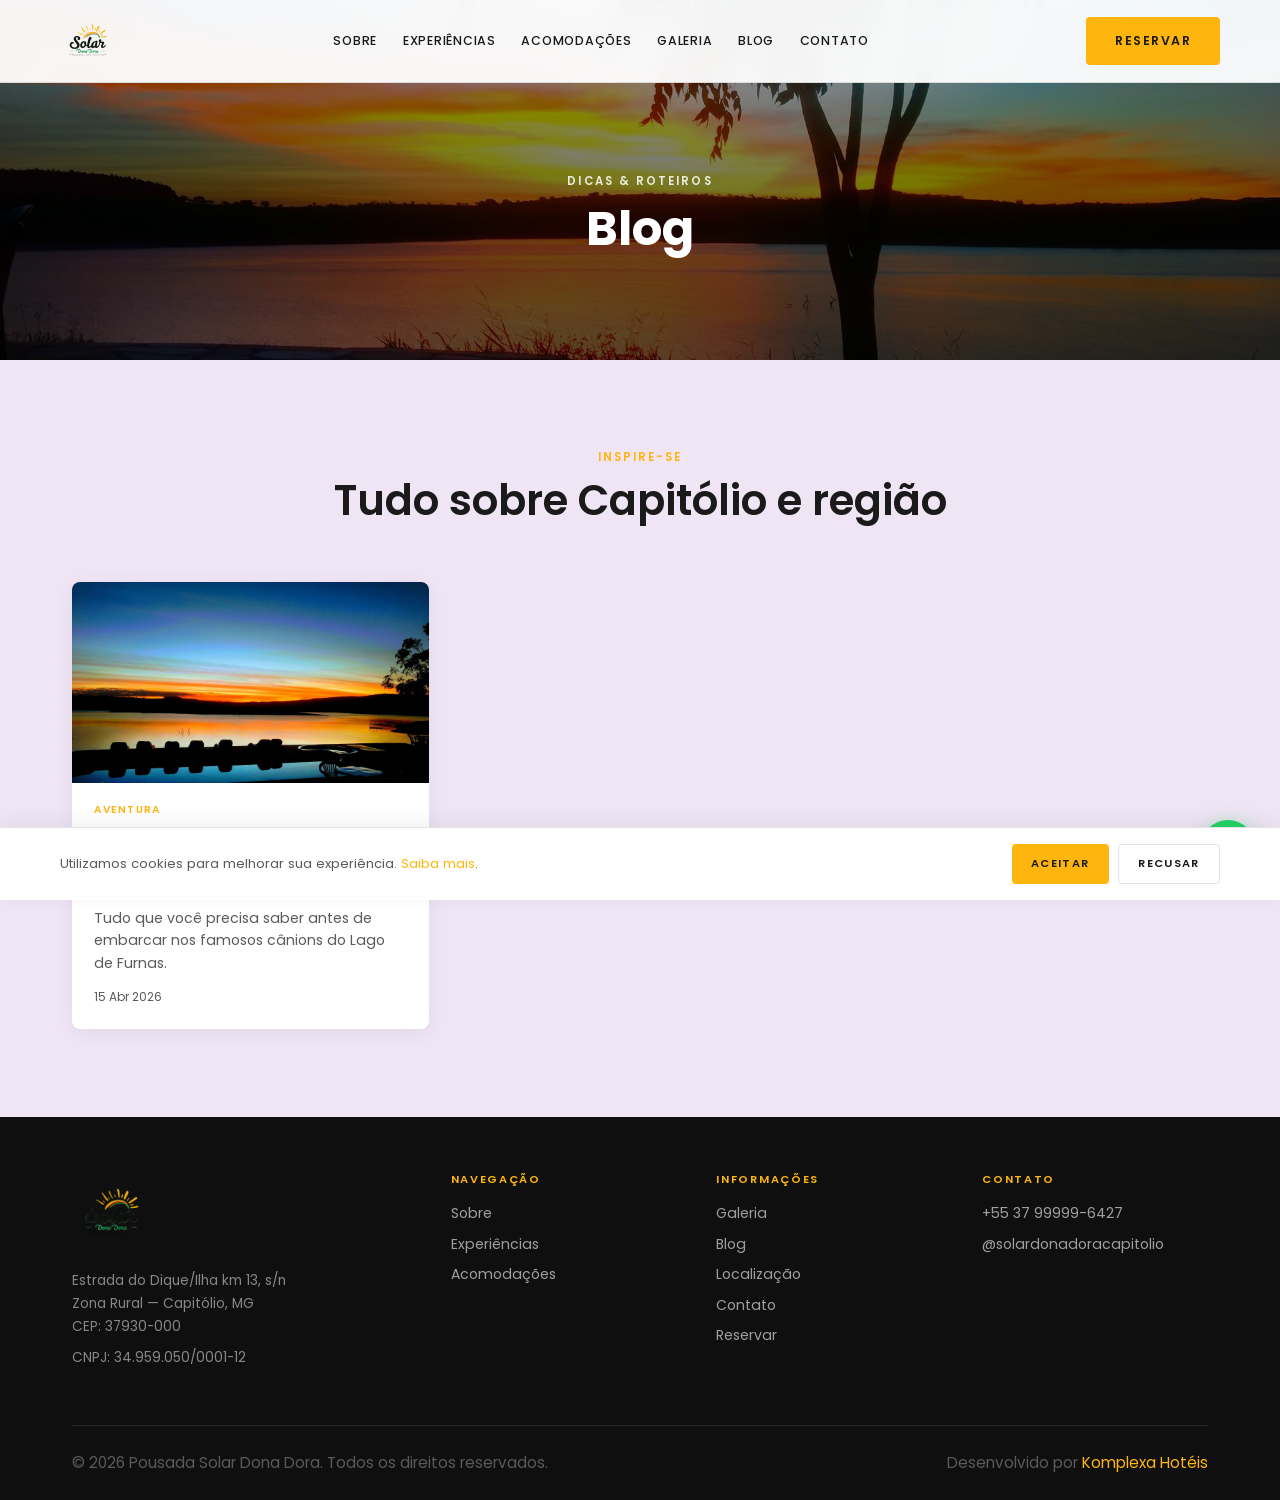
<file: blog/index.html>
<!DOCTYPE html>
<html lang="pt-BR">
<head>
<meta charset="UTF-8">
<meta name="viewport" content="width=device-width, initial-scale=1.0">
<title>Blog — Pousada Solar Dona Dora | Capitólio, MG</title>
<meta name="description" content="Dicas de viagem, roteiros e experiências em Capitólio e região do Lago de Furnas. Blog da Pousada Solar Dona Dora.">
<link rel="canonical" href="https://pousadasolardonadora.com.br/blog/">

<!-- Favicon -->
<link rel="icon" type="image/x-icon" href="../assets/img/brand/favicon.ico">
<link rel="icon" type="image/png" sizes="192x192" href="../assets/img/brand/favicon-192.png">
<link rel="apple-touch-icon" href="../assets/img/brand/favicon-192.png">

<!-- SEO -->
<meta name="robots" content="index, follow">
<meta name="author" content="Pousada Solar Dona Dora">

<!-- Open Graph -->
<meta property="og:type" content="website">
<meta property="og:locale" content="pt_BR">
<meta property="og:site_name" content="Pousada Solar Dona Dora">
<meta property="og:title" content="Blog — Pousada Solar Dona Dora">
<meta property="og:description" content="Dicas de viagem, roteiros e experiências em Capitólio e região do Lago de Furnas.">
<meta property="og:url" content="https://pousadasolardonadora.com.br/blog/">
<meta property="og:image" content="https://pousadasolardonadora.com.br/assets/img/hero/fachada.jpg">
<meta name="twitter:card" content="summary_large_image">

<!-- GTM -->
<script>(function(w,d,s,l,i){w[l]=w[l]||[];w[l].push({'gtm.start':new Date().getTime(),event:'gtm.js'});var f=d.getElementsByTagName(s)[0],j=d.createElement(s),dl=l!='dataLayer'?'&l='+l:'';j.async=true;j.src='https://www.googletagmanager.com/gtm.js?id='+i+dl;f.parentNode.insertBefore(j,f);})(window,document,'script','dataLayer','GTM-W4K5VQJ');</script>

<!-- Fonts -->
<link rel="preconnect" href="https://fonts.googleapis.com">
<link rel="preconnect" href="https://fonts.gstatic.com" crossorigin>
<link href="https://fonts.googleapis.com/css2?family=Poppins:wght@300;400;500;600;700&display=swap" rel="stylesheet">

<!-- CSS -->
<link rel="stylesheet" href="../assets/css/style.css">
</head>
<body>
<!-- GTM noscript -->
<noscript><iframe src="https://www.googletagmanager.com/ns.html?id=GTM-W4K5VQJ" height="0" width="0" style="display:none;visibility:hidden"></iframe></noscript>
<header class="hdr" id="hdr">
  <div class="hdr-inner">
    <a href="../index.html" class="logo-link" aria-label="Pousada Solar Dona Dora">
      <img src="../assets/img/brand/logo.png" alt="Pousada Solar Dona Dora" class="logo-img" width="56" height="56">
    </a>
    <nav class="nav" aria-label="Menu principal">
      <a href="../sobre/">Sobre</a>
      <a href="../experiencias/">Experiências</a>
      <a href="../acomodacoes/">Acomodações</a>
      <a href="../galeria/">Galeria</a>
      <a href="../blog/">Blog</a>
      <a href="../contato/">Contato</a>
    </nav>
    <a href="#" class="btn btn-primary hdr-cta" onclick="openBooking();return false">Reservar</a>
    <button class="ham" id="ham" aria-label="Menu" aria-expanded="false">
      <span></span><span></span><span></span>
    </button>
  </div>
</header>
<nav class="mobnav" id="mobnav" aria-label="Menu mobile">
  <a href="../sobre/" onclick="closeMob()">Sobre</a>
  <a href="../experiencias/" onclick="closeMob()">Experiências</a>
  <a href="../acomodacoes/" onclick="closeMob()">Acomodações</a>
  <a href="../galeria/" onclick="closeMob()">Galeria</a>
  <a href="../blog/" onclick="closeMob()">Blog</a>
  <a href="../localizacao/" onclick="closeMob()">Localização</a>
  <a href="../contato/" onclick="closeMob()">Contato</a>
  <a href="#" class="btn btn-primary" onclick="closeMob();openBooking();return false">Reservar Agora</a>
</nav>
<section class="pg-hero">
  <img src="../assets/img/hero/fachada.jpg" alt="Blog" loading="eager" decoding="async">
  <div class="pg-hero-c">
    <span class="overline">Dicas & Roteiros</span>
    <h1>Blog</h1>
  </div>
</section>

<section>
  <div class="container">
    <div class="sec-head">
      <span class="overline reveal">Inspire-se</span>
      <h2 class="reveal">Tudo sobre Capitólio e região</h2>
      <span class="divider reveal"></span>
    </div>
    <div class="blog-grid" id="blogGrid">
      <a href="canions-capitolio-passeio-lancha/" class="blog-card reveal">
        <img src="../assets/img/experiencias/passeio-lancha.jpg" alt="Cânions de Capitólio: guia completo para o seu primeiro passeio de lancha" loading="lazy" decoding="async">
        <div class="blog-card-body">
          <span class="blog-card-pillar">Aventura</span>
          <h3>Cânions de Capitólio: guia completo para o seu primeiro passeio de lancha</h3>
          <p>Tudo que você precisa saber antes de embarcar nos famosos cânions do Lago de Furnas.</p>
          <span class="blog-card-date">15 Abr 2026</span>
        </div>
      </a>
    </div>
  </div>
</section>

<footer class="footer">
  <div class="container">
    <div class="ft-grid">
      <div class="ft-brand">
        <img src="../assets/img/brand/logo.png" alt="Pousada Solar Dona Dora" width="80" height="80">
        <p>Estrada do Dique/Ilha km 13, s/n<br>Zona Rural — Capitólio, MG<br>CEP: 37930-000</p>
        <p>CNPJ: 34.959.050/0001-12</p>
      </div>
      <div class="ft-col">
        <h4>Navegação</h4>
        <a href="../sobre/">Sobre</a>
        <a href="../experiencias/">Experiências</a>
        <a href="../acomodacoes/">Acomodações</a>
      </div>
      <div class="ft-col">
        <h4>Informações</h4>
        <a href="../galeria/">Galeria</a>
      <a href="../blog/">Blog</a>
        <a href="../localizacao/">Localização</a>
        <a href="../contato/">Contato</a>
        <a href="#" onclick="openBooking();return false">Reservar</a>
      </div>
      <div class="ft-col">
        <h4>Contato</h4>
        <a href="https://wa.me/5537999996427" target="_blank" rel="noopener">+55 37 99999-6427</a>
        <a href="https://instagram.com/solardonadoracapitolio" target="_blank" rel="noopener">@solardonadoracapitolio</a>
      </div>
    </div>
    <div class="ft-bot">
      <p>&copy; 2026 Pousada Solar Dona Dora. Todos os direitos reservados.</p>
      <p>Desenvolvido por <a href="#" target="_blank" rel="noopener">Komplexa Hotéis</a></p>
    </div>
  </div>
</footer>
<!-- WhatsApp -->
<a class="wa-btn" href="https://wa.me/5537999996427?text=Ol%C3%A1%2C%20gostaria%20de%20saber%20mais%20sobre%20a%20Pousada%20Solar%20Dona%20Dora." target="_blank" rel="noopener" aria-label="Falar pelo WhatsApp"><svg width="26" height="26" viewBox="0 0 24 24" fill="white"><path d="M17.472 14.382c-.297-.149-1.758-.867-2.03-.967-.273-.099-.471-.148-.67.15-.197.297-.767.966-.94 1.164-.173.199-.347.223-.644.075-.297-.15-1.255-.463-2.39-1.475-.883-.788-1.48-1.761-1.653-2.059-.173-.297-.018-.458.13-.606.134-.133.298-.347.446-.52.149-.174.198-.298.298-.497.099-.198.05-.371-.025-.52-.075-.149-.669-1.612-.916-2.207-.242-.579-.487-.5-.669-.51-.173-.008-.371-.01-.57-.01-.198 0-.52.074-.792.372-.272.297-1.04 1.016-1.04 2.479 0 1.462 1.065 2.875 1.213 3.074.149.198 2.096 3.2 5.077 4.487.709.306 1.262.489 1.694.625.712.227 1.36.195 1.871.118.571-.085 1.758-.719 2.006-1.413.248-.694.248-1.289.173-1.413-.074-.124-.272-.198-.57-.347m-5.421 7.403h-.004a9.87 9.87 0 01-5.031-1.378l-.361-.214-3.741.982.998-3.648-.235-.374a9.86 9.86 0 01-1.51-5.26c.001-5.45 4.436-9.884 9.888-9.884 2.64 0 5.122 1.03 6.988 2.898a9.825 9.825 0 012.893 6.994c-.003 5.45-4.437 9.884-9.885 9.884m8.413-18.297A11.815 11.815 0 0012.05 0C5.495 0 .16 5.335.157 11.892c0 2.096.547 4.142 1.588 5.945L.057 24l6.305-1.654a11.882 11.882 0 005.683 1.448h.005c6.554 0 11.89-5.335 11.893-11.893a11.821 11.821 0 00-3.48-8.413z"/></svg></a>

<!-- Modal Reservas -->
<div class="bk-modal" id="bkModal" role="dialog" aria-modal="true">
  <div class="bk-modal-box">
    <button class="bk-close" onclick="closeBooking()" aria-label="Fechar">&times;</button>
    <div class="bk-header">
      <img src="../assets/img/brand/logo.png" alt="Solar Dona Dora" width="48" height="48">
      <div>
        <h3>Reserve sua Estadia</h3>
        <p>Preencha os dados e consulte disponibilidade</p>
      </div>
    </div>
    <form onsubmit="submitBooking(event)" class="bk-form">
      <div class="bk-row">
        <div class="fg"><label>Check-in *</label><input type="date" id="bk-checkin" required></div>
        <div class="fg"><label>Check-out *</label><input type="date" id="bk-checkout" required></div>
      </div>
      <div class="bk-row">
        <div class="fg"><label>Adultos *</label>
          <select id="bk-adults"><option value="1">1 adulto</option><option value="2" selected>2 adultos</option><option value="3">3 adultos</option><option value="4">4 adultos</option><option value="5">5 adultos</option></select>
        </div>
        <div class="fg"><label>Criancas</label>
          <select id="bk-children" onchange="updateChildAges()"><option value="0" selected>Nenhuma</option><option value="1">1 crianca</option><option value="2">2 criancas</option><option value="3">3 criancas</option></select>
        </div>
      </div>
      <div class="bk-child-ages" id="bkChildAges"></div>
      <button type="submit" class="btn btn-primary bk-submit">Verificar Disponibilidade</button>
    </form>
  </div>
</div>

<!-- Cookie Banner -->
<div class="ck" id="cookieBanner">
  <div class="ck-in">
    <p>Utilizamos cookies para melhorar sua experiência. <a href="#">Saiba mais</a>.</p>
    <div class="ck-btns">
      <button class="btn btn-primary" onclick="acceptCookies()">Aceitar</button>
      <button class="btn btn-outline" onclick="declineCookies()">Recusar</button>
    </div>
  </div>
</div>

<script src="../assets/js/main.js" defer></script>
</body>
</html>
</file>
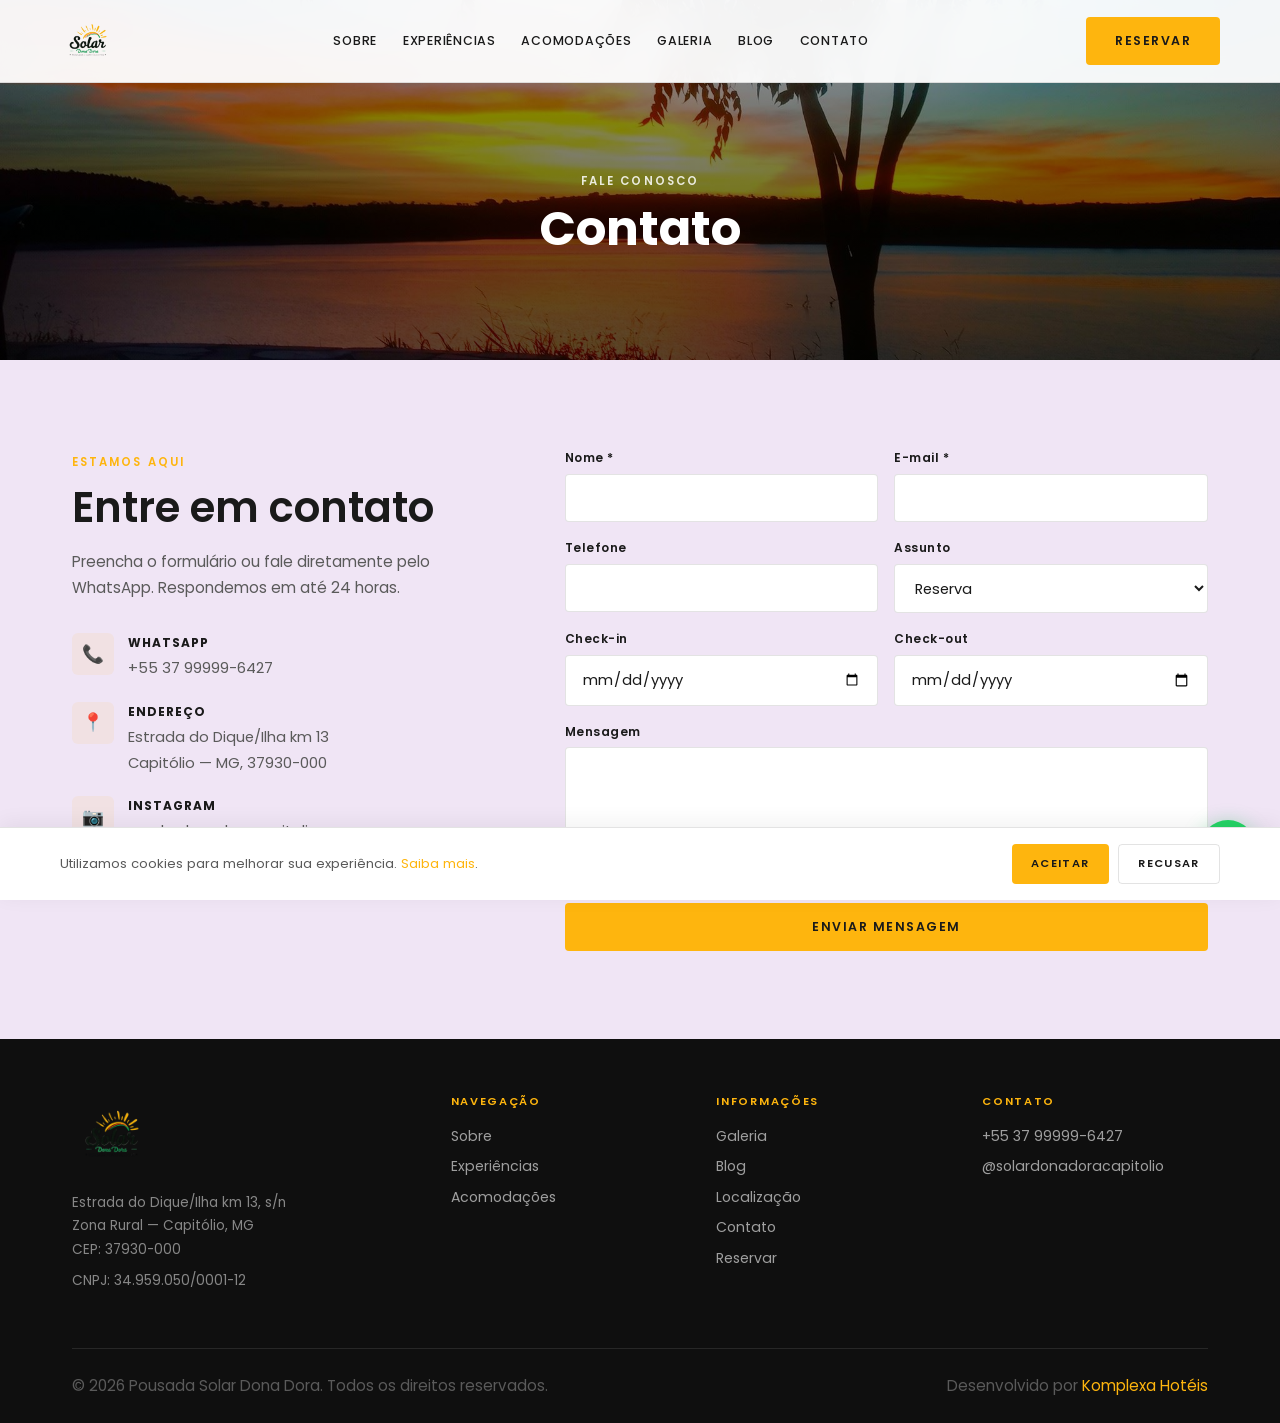
<file: contato/index.html>
<!DOCTYPE html>
<html lang="pt-BR">
<head>
<meta charset="UTF-8">
<meta name="viewport" content="width=device-width, initial-scale=1.0">
<title>Contato — Pousada Solar Dona Dora | Capitólio, MG</title>
<meta name="description" content="Entre em contato com a Pousada Solar Dona Dora em Capitólio, MG. Solicite reserva, tire dúvidas ou fale pelo WhatsApp.">
<link rel="canonical" href="https://pousadasolardonadora.com.br/contato/">

<!-- Favicon -->
<link rel="icon" type="image/x-icon" href="../assets/img/brand/favicon.ico">
<link rel="icon" type="image/png" sizes="192x192" href="../assets/img/brand/favicon-192.png">
<link rel="apple-touch-icon" href="../assets/img/brand/favicon-192.png">

<!-- SEO -->
<meta name="robots" content="index, follow">
<meta name="author" content="Pousada Solar Dona Dora">
<meta name="geo.region" content="BR-MG">
<meta name="geo.placename" content="Capitólio">
<meta name="geo.position" content="-20.681273;-46.094552">
<meta name="ICBM" content="-20.681273, -46.094552">

<!-- Open Graph -->
<meta property="og:type" content="website">
<meta property="og:locale" content="pt_BR">
<meta property="og:site_name" content="Pousada Solar Dona Dora">
<meta property="og:title" content="Contato — Pousada Solar Dona Dora">
<meta property="og:description" content="Entre em contato com a Pousada Solar Dona Dora em Capitólio, MG. Solicite reserva, tire dúvidas ou fale pelo WhatsApp.">
<meta property="og:url" content="https://pousadasolardonadora.com.br/contato/">
<meta property="og:image" content="https://pousadasolardonadora.com.br/assets/img/hero/fachada.jpg">
<meta name="twitter:card" content="summary_large_image">

<!-- GTM -->
<script>(function(w,d,s,l,i){w[l]=w[l]||[];w[l].push({'gtm.start':new Date().getTime(),event:'gtm.js'});var f=d.getElementsByTagName(s)[0],j=d.createElement(s),dl=l!='dataLayer'?'&l='+l:'';j.async=true;j.src='https://www.googletagmanager.com/gtm.js?id='+i+dl;f.parentNode.insertBefore(j,f);})(window,document,'script','dataLayer','GTM-W4K5VQJ');</script>

<!-- Fonts -->
<link rel="preconnect" href="https://fonts.googleapis.com">
<link rel="preconnect" href="https://fonts.gstatic.com" crossorigin>
<link href="https://fonts.googleapis.com/css2?family=Poppins:wght@300;400;500;600;700&display=swap" rel="stylesheet">

<!-- CSS -->
<link rel="stylesheet" href="../assets/css/style.css">
</head>
<body>
<!-- GTM noscript -->
<noscript><iframe src="https://www.googletagmanager.com/ns.html?id=GTM-W4K5VQJ" height="0" width="0" style="display:none;visibility:hidden"></iframe></noscript>
<header class="hdr" id="hdr">
  <div class="hdr-inner">
    <a href="../index.html" class="logo-link" aria-label="Pousada Solar Dona Dora">
      <img src="../assets/img/brand/logo.png" alt="Pousada Solar Dona Dora" class="logo-img" width="56" height="56">
    </a>
    <nav class="nav" aria-label="Menu principal">
      <a href="../sobre/">Sobre</a>
      <a href="../experiencias/">Experiências</a>
      <a href="../acomodacoes/">Acomodações</a>
      <a href="../galeria/">Galeria</a>
      <a href="../blog/">Blog</a>
      <a href="../contato/">Contato</a>
    </nav>
    <a href="#" class="btn btn-primary hdr-cta" onclick="openBooking();return false">Reservar</a>
    <button class="ham" id="ham" aria-label="Menu" aria-expanded="false">
      <span></span><span></span><span></span>
    </button>
  </div>
</header>
<nav class="mobnav" id="mobnav" aria-label="Menu mobile">
  <a href="../sobre/" onclick="closeMob()">Sobre</a>
  <a href="../experiencias/" onclick="closeMob()">Experiências</a>
  <a href="../acomodacoes/" onclick="closeMob()">Acomodações</a>
  <a href="../galeria/" onclick="closeMob()">Galeria</a>
  <a href="../blog/" onclick="closeMob()">Blog</a>
  <a href="../localizacao/" onclick="closeMob()">Localização</a>
  <a href="../contato/" onclick="closeMob()">Contato</a>
  <a href="#" class="btn btn-primary" onclick="closeMob();openBooking();return false">Reservar Agora</a>
</nav>
<section class="pg-hero">
  <img src="../assets/img/hero/fachada.jpg" alt="Contato" loading="eager" decoding="async">
  <div class="pg-hero-c">
    <span class="overline">Fale Conosco</span>
    <h1>Contato</h1>
  </div>
</section>

<section>
  <div class="container">
    <div class="contact-grid">
      <div>
        <span class="overline reveal">Estamos aqui</span>
        <h2 class="reveal" style="margin:0.6rem 0 1rem">Entre em contato</h2>
        <p class="reveal" style="margin-bottom:2rem">Preencha o formulário ou fale diretamente pelo WhatsApp. Respondemos em até 24 horas.</p>

        <div class="ci-item reveal">
          <div class="ci-icon">📞</div>
          <div class="ci-text">
            <strong>WhatsApp</strong>
            <a href="https://wa.me/5537999996427" target="_blank" rel="noopener">+55 37 99999-6427</a>
          </div>
        </div>
        <div class="ci-item reveal">
          <div class="ci-icon">📍</div>
          <div class="ci-text">
            <strong>Endereço</strong>
            <span>Estrada do Dique/Ilha km 13<br>Capitólio — MG, 37930-000</span>
          </div>
        </div>
        <div class="ci-item reveal">
          <div class="ci-icon">📷</div>
          <div class="ci-text">
            <strong>Instagram</strong>
            <a href="https://instagram.com/solardonadoracapitolio" target="_blank" rel="noopener">@solardonadoracapitolio</a>
          </div>
        </div>
      </div>

      <form class="form reveal" onsubmit="submitContact(event)">
        <div class="form-row">
          <div class="fg"><label>Nome *</label><input type="text" name="nome" required></div>
          <div class="fg"><label>E-mail *</label><input type="email" name="email" required></div>
        </div>
        <div class="form-row">
          <div class="fg"><label>Telefone</label><input type="tel" name="telefone"></div>
          <div class="fg"><label>Assunto</label>
            <select name="assunto"><option>Reserva</option><option>Pacote</option><option>Experiência</option><option>Informações</option></select>
          </div>
        </div>
        <div class="form-row">
          <div class="fg"><label>Check-in</label><input type="date" name="checkin"></div>
          <div class="fg"><label>Check-out</label><input type="date" name="checkout"></div>
        </div>
        <div class="fg"><label>Mensagem</label><textarea name="mensagem" rows="5"></textarea></div>
        <button type="submit" class="btn btn-primary">Enviar Mensagem</button>
        <div class="ok-msg" id="okMsg">✓ Mensagem enviada! Retornaremos em breve.</div>
      </form>
    </div>
  </div>
</section>

<footer class="footer">
  <div class="container">
    <div class="ft-grid">
      <div class="ft-brand">
        <img src="../assets/img/brand/logo.png" alt="Pousada Solar Dona Dora" width="80" height="80">
        <p>Estrada do Dique/Ilha km 13, s/n<br>Zona Rural — Capitólio, MG<br>CEP: 37930-000</p>
        <p>CNPJ: 34.959.050/0001-12</p>
      </div>
      <div class="ft-col">
        <h4>Navegação</h4>
        <a href="../sobre/">Sobre</a>
        <a href="../experiencias/">Experiências</a>
        <a href="../acomodacoes/">Acomodações</a>
      </div>
      <div class="ft-col">
        <h4>Informações</h4>
        <a href="../galeria/">Galeria</a>
      <a href="../blog/">Blog</a>
        <a href="../localizacao/">Localização</a>
        <a href="../contato/">Contato</a>
        <a href="#" onclick="openBooking();return false">Reservar</a>
      </div>
      <div class="ft-col">
        <h4>Contato</h4>
        <a href="https://wa.me/5537999996427" target="_blank" rel="noopener">+55 37 99999-6427</a>
        <a href="https://instagram.com/solardonadoracapitolio" target="_blank" rel="noopener">@solardonadoracapitolio</a>
      </div>
    </div>
    <div class="ft-bot">
      <p>&copy; 2026 Pousada Solar Dona Dora. Todos os direitos reservados.</p>
      <p>Desenvolvido por <a href="#" target="_blank" rel="noopener">Komplexa Hotéis</a></p>
    </div>
  </div>
</footer>
<!-- WhatsApp -->
<a class="wa-btn" href="https://wa.me/5537999996427?text=Ol%C3%A1%2C%20gostaria%20de%20saber%20mais%20sobre%20a%20Pousada%20Solar%20Dona%20Dora." target="_blank" rel="noopener" aria-label="Falar pelo WhatsApp"><svg width="26" height="26" viewBox="0 0 24 24" fill="white"><path d="M17.472 14.382c-.297-.149-1.758-.867-2.03-.967-.273-.099-.471-.148-.67.15-.197.297-.767.966-.94 1.164-.173.199-.347.223-.644.075-.297-.15-1.255-.463-2.39-1.475-.883-.788-1.48-1.761-1.653-2.059-.173-.297-.018-.458.13-.606.134-.133.298-.347.446-.52.149-.174.198-.298.298-.497.099-.198.05-.371-.025-.52-.075-.149-.669-1.612-.916-2.207-.242-.579-.487-.5-.669-.51-.173-.008-.371-.01-.57-.01-.198 0-.52.074-.792.372-.272.297-1.04 1.016-1.04 2.479 0 1.462 1.065 2.875 1.213 3.074.149.198 2.096 3.2 5.077 4.487.709.306 1.262.489 1.694.625.712.227 1.36.195 1.871.118.571-.085 1.758-.719 2.006-1.413.248-.694.248-1.289.173-1.413-.074-.124-.272-.198-.57-.347m-5.421 7.403h-.004a9.87 9.87 0 01-5.031-1.378l-.361-.214-3.741.982.998-3.648-.235-.374a9.86 9.86 0 01-1.51-5.26c.001-5.45 4.436-9.884 9.888-9.884 2.64 0 5.122 1.03 6.988 2.898a9.825 9.825 0 012.893 6.994c-.003 5.45-4.437 9.884-9.885 9.884m8.413-18.297A11.815 11.815 0 0012.05 0C5.495 0 .16 5.335.157 11.892c0 2.096.547 4.142 1.588 5.945L.057 24l6.305-1.654a11.882 11.882 0 005.683 1.448h.005c6.554 0 11.89-5.335 11.893-11.893a11.821 11.821 0 00-3.48-8.413z"/></svg></a>

<!-- Modal Reservas -->
<div class="bk-modal" id="bkModal" role="dialog" aria-modal="true">
  <div class="bk-modal-box">
    <button class="bk-close" onclick="closeBooking()" aria-label="Fechar">&times;</button>
    <div class="bk-header">
      <img src="../assets/img/brand/logo.png" alt="Solar Dona Dora" width="48" height="48">
      <div>
        <h3>Reserve sua Estadia</h3>
        <p>Preencha os dados e consulte disponibilidade</p>
      </div>
    </div>
    <form onsubmit="submitBooking(event)" class="bk-form">
      <div class="bk-row">
        <div class="fg"><label>Check-in *</label><input type="date" id="bk-checkin" required></div>
        <div class="fg"><label>Check-out *</label><input type="date" id="bk-checkout" required></div>
      </div>
      <div class="bk-row">
        <div class="fg"><label>Adultos *</label>
          <select id="bk-adults">
            <option value="1">1 adulto</option><option value="2" selected>2 adultos</option><option value="3">3 adultos</option><option value="4">4 adultos</option><option value="5">5 adultos</option>
          </select>
        </div>
        <div class="fg"><label>Criancas</label>
          <select id="bk-children" onchange="updateChildAges()">
            <option value="0" selected>Nenhuma</option><option value="1">1 crianca</option><option value="2">2 criancas</option><option value="3">3 criancas</option>
          </select>
        </div>
      </div>
      <div class="bk-child-ages" id="bkChildAges"></div>
      <button type="submit" class="btn btn-primary bk-submit">Verificar Disponibilidade</button>
      <p class="bk-alt">Prefere falar com a gente? <a href="https://wa.me/5537999996427?text=Ol%C3%A1%2C%20gostaria%20de%20fazer%20uma%20reserva%20na%20Pousada%20Solar%20Dona%20Dora." target="_blank" rel="noopener" class="bk-wa-link"><svg width="16" height="16" viewBox="0 0 24 24" fill="currentColor" style="vertical-align:middle;margin-right:4px"><path d="M17.472 14.382c-.297-.149-1.758-.867-2.03-.967-.273-.099-.471-.148-.67.15-.197.297-.767.966-.94 1.164-.173.199-.347.223-.644.075-.297-.15-1.255-.463-2.39-1.475-.883-.788-1.48-1.761-1.653-2.059-.173-.297-.018-.458.13-.606.134-.133.298-.347.446-.52.149-.174.198-.298.298-.497.099-.198.05-.371-.025-.52-.075-.149-.669-1.612-.916-2.207-.242-.579-.487-.5-.669-.51-.173-.008-.371-.01-.57-.01-.198 0-.52.074-.792.372-.272.297-1.04 1.016-1.04 2.479 0 1.462 1.065 2.875 1.213 3.074.149.198 2.096 3.2 5.077 4.487.709.306 1.262.489 1.694.625.712.227 1.36.195 1.871.118.571-.085 1.758-.719 2.006-1.413.248-.694.248-1.289.173-1.413-.074-.124-.272-.198-.57-.347m-5.421 7.403h-.004a9.87 9.87 0 01-5.031-1.378l-.361-.214-3.741.982.998-3.648-.235-.374a9.86 9.86 0 01-1.51-5.26c.001-5.45 4.436-9.884 9.888-9.884 2.64 0 5.122 1.03 6.988 2.898a9.825 9.825 0 012.893 6.994c-.003 5.45-4.437 9.884-9.885 9.884m8.413-18.297A11.815 11.815 0 0012.05 0C5.495 0 .16 5.335.157 11.892c0 2.096.547 4.142 1.588 5.945L.057 24l6.305-1.654a11.882 11.882 0 005.683 1.448h.005c6.554 0 11.89-5.335 11.893-11.893a11.821 11.821 0 00-3.48-8.413z"/></svg> Fale pelo WhatsApp</a></p>
    </form>
  </div>
</div>

<!-- Cookie Banner -->
<div class="ck" id="cookieBanner">
  <div class="ck-in">
    <p>Utilizamos cookies para melhorar sua experiência. <a href="#">Saiba mais</a>.</p>
    <div class="ck-btns">
      <button class="btn btn-primary" onclick="acceptCookies()">Aceitar</button>
      <button class="btn btn-outline" onclick="declineCookies()">Recusar</button>
    </div>
  </div>
</div>

<script src="../assets/js/main.js" defer></script>
</body>
</html>
</file>
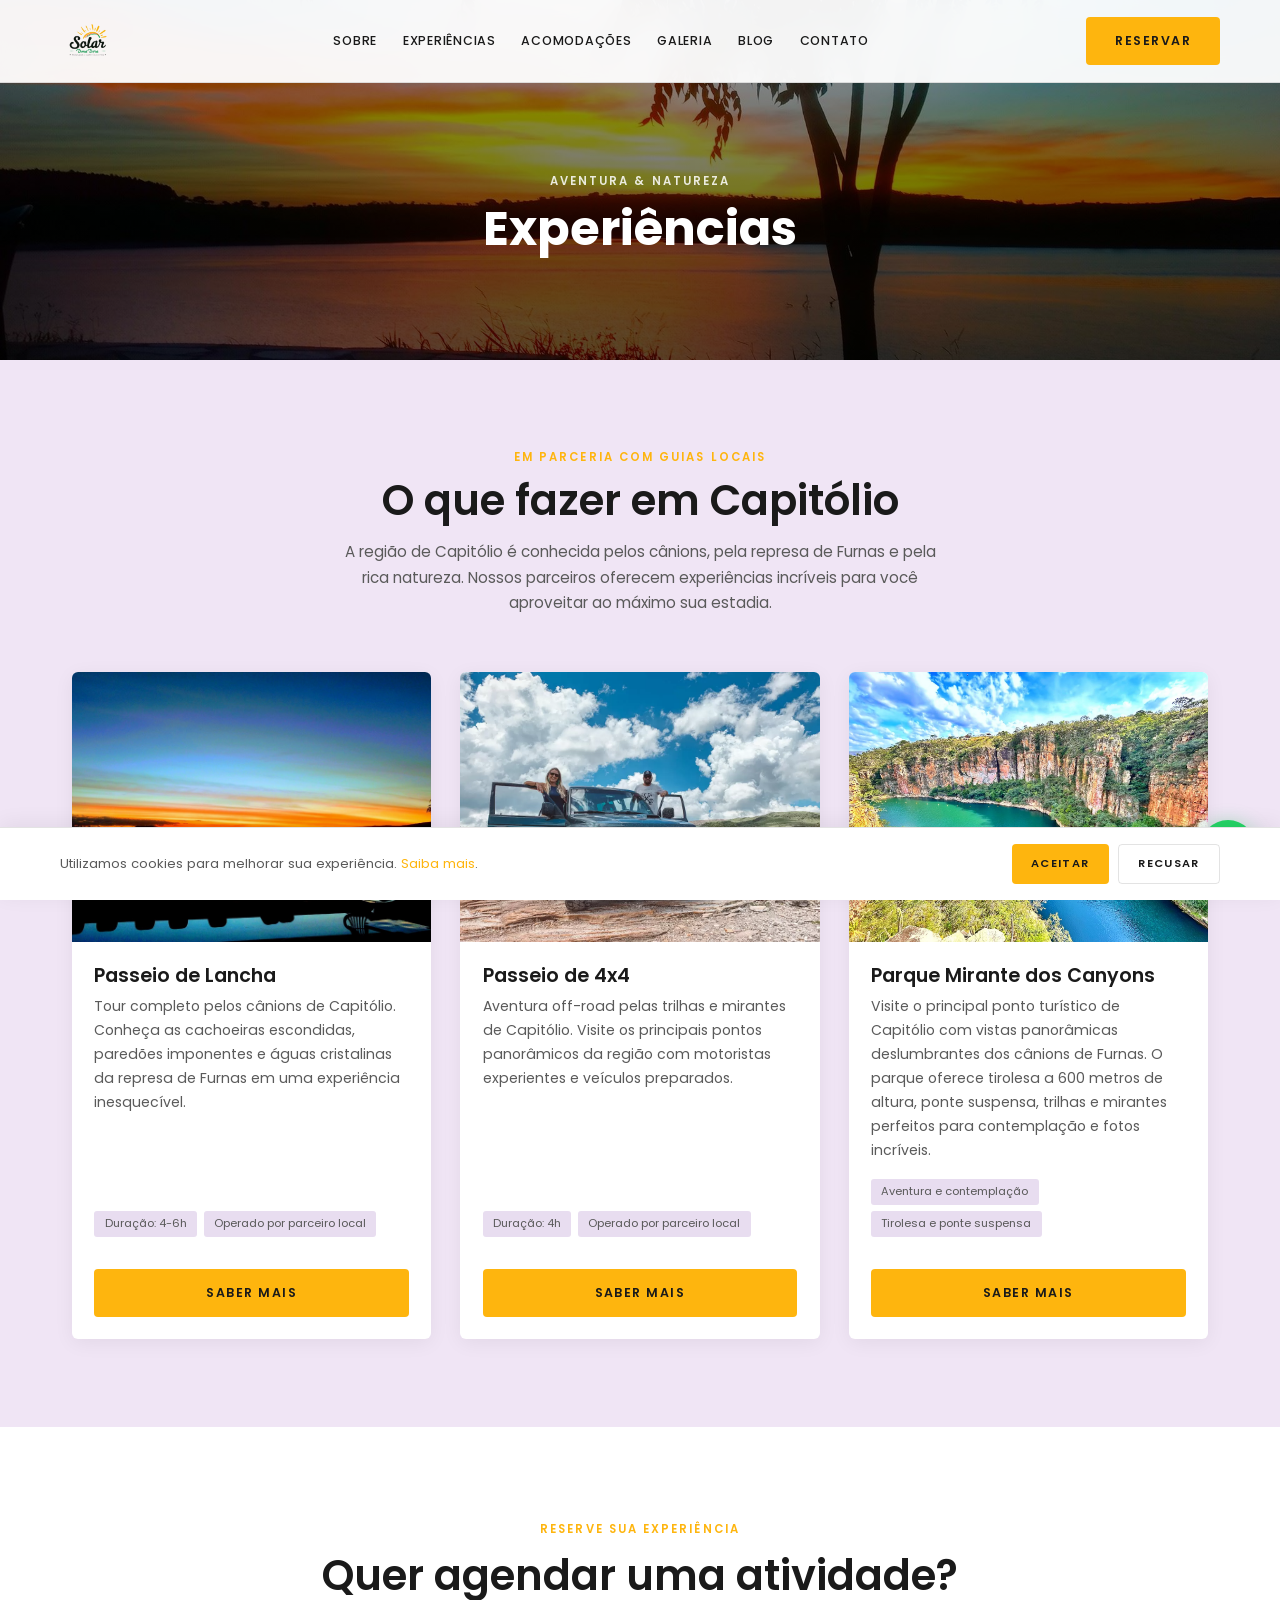
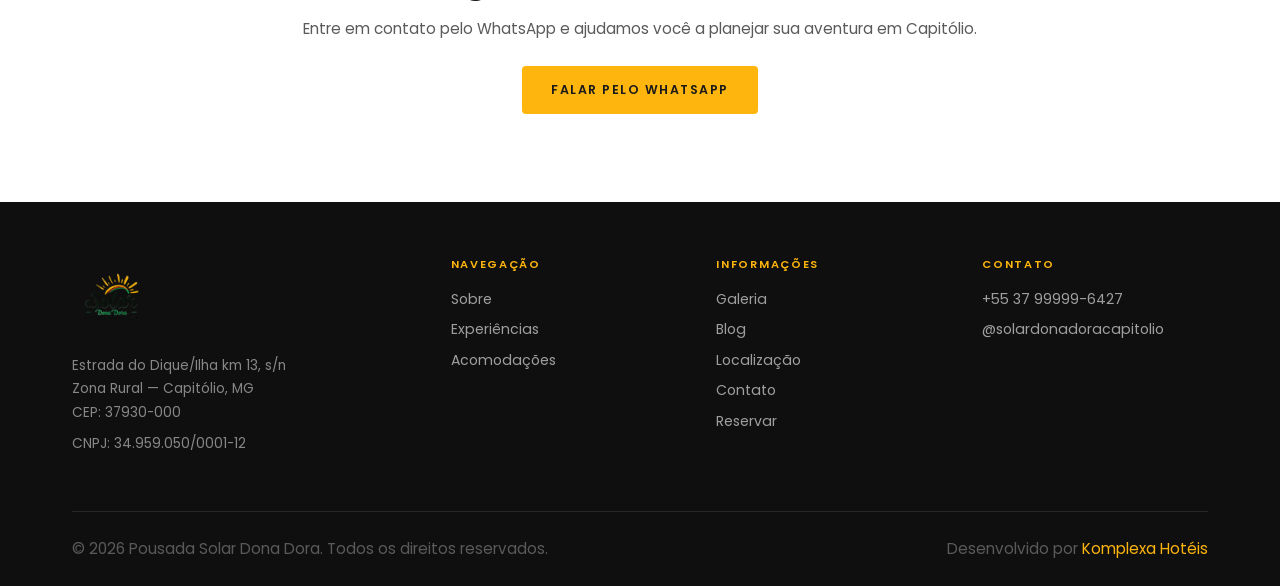
<file: experiencias/index.html>
<!DOCTYPE html>
<html lang="pt-BR">
<head>
<meta charset="UTF-8">
<meta name="viewport" content="width=device-width, initial-scale=1.0">
<title>Experiências em Capitólio — Pousada Solar Dona Dora | Capitólio, MG</title>
<meta name="description" content="Atividades e experiências em Capitólio oferecidas pelos parceiros da Pousada Solar Dona Dora: passeio de lancha pelos cânions, 4x4, Mirante dos Canyons e mais.">
<link rel="canonical" href="https://pousadasolardonadora.com.br/experiencias/">

<!-- Favicon -->
<link rel="icon" type="image/x-icon" href="../assets/img/brand/favicon.ico">
<link rel="icon" type="image/png" sizes="192x192" href="../assets/img/brand/favicon-192.png">
<link rel="apple-touch-icon" href="../assets/img/brand/favicon-192.png">

<!-- SEO -->
<meta name="robots" content="index, follow">
<meta name="author" content="Pousada Solar Dona Dora">
<meta name="geo.region" content="BR-MG">
<meta name="geo.placename" content="Capitólio">
<meta name="geo.position" content="-20.681273;-46.094552">
<meta name="ICBM" content="-20.681273, -46.094552">

<!-- Open Graph -->
<meta property="og:type" content="website">
<meta property="og:locale" content="pt_BR">
<meta property="og:site_name" content="Pousada Solar Dona Dora">
<meta property="og:title" content="Experiências em Capitólio — Pousada Solar Dona Dora">
<meta property="og:description" content="Atividades e experiências em Capitólio oferecidas pelos parceiros da Pousada Solar Dona Dora: passeio de lancha pelos cânions, 4x4, Mirante dos Canyons e mais.">
<meta property="og:url" content="https://pousadasolardonadora.com.br/experiencias/">
<meta property="og:image" content="https://pousadasolardonadora.com.br/assets/img/hero/fachada.jpg">
<meta name="twitter:card" content="summary_large_image">

<!-- GTM -->
<script>(function(w,d,s,l,i){w[l]=w[l]||[];w[l].push({'gtm.start':new Date().getTime(),event:'gtm.js'});var f=d.getElementsByTagName(s)[0],j=d.createElement(s),dl=l!='dataLayer'?'&l='+l:'';j.async=true;j.src='https://www.googletagmanager.com/gtm.js?id='+i+dl;f.parentNode.insertBefore(j,f);})(window,document,'script','dataLayer','GTM-W4K5VQJ');</script>

<!-- Fonts -->
<link rel="preconnect" href="https://fonts.googleapis.com">
<link rel="preconnect" href="https://fonts.gstatic.com" crossorigin>
<link href="https://fonts.googleapis.com/css2?family=Poppins:wght@300;400;500;600;700&display=swap" rel="stylesheet">

<!-- CSS -->
<link rel="stylesheet" href="../assets/css/style.css">
</head>
<body>
<!-- GTM noscript -->
<noscript><iframe src="https://www.googletagmanager.com/ns.html?id=GTM-W4K5VQJ" height="0" width="0" style="display:none;visibility:hidden"></iframe></noscript>
<header class="hdr" id="hdr">
  <div class="hdr-inner">
    <a href="../index.html" class="logo-link" aria-label="Pousada Solar Dona Dora">
      <img src="../assets/img/brand/logo.png" alt="Pousada Solar Dona Dora" class="logo-img" width="56" height="56">
    </a>
    <nav class="nav" aria-label="Menu principal">
      <a href="../sobre/">Sobre</a>
      <a href="../experiencias/">Experiências</a>
      <a href="../acomodacoes/">Acomodações</a>
      <a href="../galeria/">Galeria</a>
      <a href="../blog/">Blog</a>
      <a href="../contato/">Contato</a>
    </nav>
    <a href="#" class="btn btn-primary hdr-cta" onclick="openBooking();return false">Reservar</a>
    <button class="ham" id="ham" aria-label="Menu" aria-expanded="false">
      <span></span><span></span><span></span>
    </button>
  </div>
</header>
<nav class="mobnav" id="mobnav" aria-label="Menu mobile">
  <a href="../sobre/" onclick="closeMob()">Sobre</a>
  <a href="../experiencias/" onclick="closeMob()">Experiências</a>
  <a href="../acomodacoes/" onclick="closeMob()">Acomodações</a>
  <a href="../galeria/" onclick="closeMob()">Galeria</a>
  <a href="../blog/" onclick="closeMob()">Blog</a>
  <a href="../localizacao/" onclick="closeMob()">Localização</a>
  <a href="../contato/" onclick="closeMob()">Contato</a>
  <a href="#" class="btn btn-primary" onclick="closeMob();openBooking();return false">Reservar Agora</a>
</nav>
<section class="pg-hero">
  <img src="../assets/img/hero/fachada.jpg" alt="Experiências" loading="eager" decoding="async">
  <div class="pg-hero-c">
    <span class="overline">Aventura & Natureza</span>
    <h1>Experiências</h1>
  </div>
</section>

<section>
  <div class="container">
    <div class="sec-head">
      <span class="overline reveal">Em parceria com guias locais</span>
      <h2 class="reveal">O que fazer em Capitólio</h2>
      <span class="divider reveal"></span>
      <p class="reveal">A região de Capitólio é conhecida pelos cânions, pela represa de Furnas e pela rica natureza. Nossos parceiros oferecem experiências incríveis para você aproveitar ao máximo sua estadia.</p>
    </div>
    <div class="cards-g cols-3">

      <article class="card reveal">
        <div class="card-img"><img src="../assets/img/experiencias/passeio-lancha.jpg" alt="Passeio de Lancha" loading="lazy" decoding="async"></div>
        <div class="card-body">
          <h3>Passeio de Lancha</h3>
          <p>Tour completo pelos cânions de Capitólio. Conheça as cachoeiras escondidas, paredões imponentes e águas cristalinas da represa de Furnas em uma experiência inesquecível.</p>
          <div class="card-features"><span>Duração: 4-6h</span><span>Operado por parceiro local</span></div>
          <a href="https://wa.me/5537999996427?text=Ol%C3%A1%2C%20gostaria%20de%20saber%20mais%20sobre%20as%20experi%C3%AAncias%20em%20Capit%C3%B3lio." class="btn btn-primary" target="_blank" rel="noopener" style="margin-top:1rem">Saber mais</a>
        </div>
      </article>

      <article class="card reveal">
        <div class="card-img"><img src="../assets/img/experiencias/passeio-4x4.jpg" alt="Passeio de 4x4" loading="lazy" decoding="async"></div>
        <div class="card-body">
          <h3>Passeio de 4x4</h3>
          <p>Aventura off-road pelas trilhas e mirantes de Capitólio. Visite os principais pontos panorâmicos da região com motoristas experientes e veículos preparados.</p>
          <div class="card-features"><span>Duração: 4h</span><span>Operado por parceiro local</span></div>
          <a href="https://wa.me/5537999996427?text=Ol%C3%A1%2C%20gostaria%20de%20saber%20mais%20sobre%20as%20experi%C3%AAncias%20em%20Capit%C3%B3lio." class="btn btn-primary" target="_blank" rel="noopener" style="margin-top:1rem">Saber mais</a>
        </div>
      </article>

      <article class="card reveal">
        <div class="card-img"><img src="../assets/img/experiencias/mirante-dos-canyons.jpg" alt="Parque Mirante dos Canyons" loading="lazy" decoding="async"></div>
        <div class="card-body">
          <h3>Parque Mirante dos Canyons</h3>
          <p>Visite o principal ponto turístico de Capitólio com vistas panorâmicas deslumbrantes dos cânions de Furnas. O parque oferece tirolesa a 600 metros de altura, ponte suspensa, trilhas e mirantes perfeitos para contemplação e fotos incríveis.</p>
          <div class="card-features"><span>Aventura e contemplação</span><span>Tirolesa e ponte suspensa</span></div>
          <a href="https://wa.me/5537999996427?text=Ol%C3%A1%2C%20gostaria%20de%20saber%20mais%20sobre%20as%20experi%C3%AAncias%20em%20Capit%C3%B3lio." class="btn btn-primary" target="_blank" rel="noopener" style="margin-top:1rem">Saber mais</a>
        </div>
      </article>

    </div>
  </div>
</section>

<section style="background:var(--surface);text-align:center">
  <div class="container">
    <span class="overline reveal">Reserve sua experiência</span>
    <h2 class="reveal" style="margin:0.6rem 0 1rem">Quer agendar uma atividade?</h2>
    <p class="reveal" style="margin:0 auto 1.5rem">Entre em contato pelo WhatsApp e ajudamos você a planejar sua aventura em Capitólio.</p>
    <a href="https://wa.me/5537999996427?text=Ol%C3%A1%2C%20gostaria%20de%20saber%20mais%20sobre%20a%20Pousada%20Solar%20Dona%20Dora." class="btn btn-primary reveal" target="_blank" rel="noopener">Falar pelo WhatsApp</a>
  </div>
</section>

<footer class="footer">
  <div class="container">
    <div class="ft-grid">
      <div class="ft-brand">
        <img src="../assets/img/brand/logo.png" alt="Pousada Solar Dona Dora" width="80" height="80">
        <p>Estrada do Dique/Ilha km 13, s/n<br>Zona Rural — Capitólio, MG<br>CEP: 37930-000</p>
        <p>CNPJ: 34.959.050/0001-12</p>
      </div>
      <div class="ft-col">
        <h4>Navegação</h4>
        <a href="../sobre/">Sobre</a>
        <a href="../experiencias/">Experiências</a>
        <a href="../acomodacoes/">Acomodações</a>
      </div>
      <div class="ft-col">
        <h4>Informações</h4>
        <a href="../galeria/">Galeria</a>
      <a href="../blog/">Blog</a>
        <a href="../localizacao/">Localização</a>
        <a href="../contato/">Contato</a>
        <a href="#" onclick="openBooking();return false">Reservar</a>
      </div>
      <div class="ft-col">
        <h4>Contato</h4>
        <a href="https://wa.me/5537999996427" target="_blank" rel="noopener">+55 37 99999-6427</a>
        <a href="https://instagram.com/solardonadoracapitolio" target="_blank" rel="noopener">@solardonadoracapitolio</a>
      </div>
    </div>
    <div class="ft-bot">
      <p>&copy; 2026 Pousada Solar Dona Dora. Todos os direitos reservados.</p>
      <p>Desenvolvido por <a href="#" target="_blank" rel="noopener">Komplexa Hotéis</a></p>
    </div>
  </div>
</footer>
<!-- WhatsApp -->
<a class="wa-btn" href="https://wa.me/5537999996427?text=Ol%C3%A1%2C%20gostaria%20de%20saber%20mais%20sobre%20a%20Pousada%20Solar%20Dona%20Dora." target="_blank" rel="noopener" aria-label="Falar pelo WhatsApp"><svg width="26" height="26" viewBox="0 0 24 24" fill="white"><path d="M17.472 14.382c-.297-.149-1.758-.867-2.03-.967-.273-.099-.471-.148-.67.15-.197.297-.767.966-.94 1.164-.173.199-.347.223-.644.075-.297-.15-1.255-.463-2.39-1.475-.883-.788-1.48-1.761-1.653-2.059-.173-.297-.018-.458.13-.606.134-.133.298-.347.446-.52.149-.174.198-.298.298-.497.099-.198.05-.371-.025-.52-.075-.149-.669-1.612-.916-2.207-.242-.579-.487-.5-.669-.51-.173-.008-.371-.01-.57-.01-.198 0-.52.074-.792.372-.272.297-1.04 1.016-1.04 2.479 0 1.462 1.065 2.875 1.213 3.074.149.198 2.096 3.2 5.077 4.487.709.306 1.262.489 1.694.625.712.227 1.36.195 1.871.118.571-.085 1.758-.719 2.006-1.413.248-.694.248-1.289.173-1.413-.074-.124-.272-.198-.57-.347m-5.421 7.403h-.004a9.87 9.87 0 01-5.031-1.378l-.361-.214-3.741.982.998-3.648-.235-.374a9.86 9.86 0 01-1.51-5.26c.001-5.45 4.436-9.884 9.888-9.884 2.64 0 5.122 1.03 6.988 2.898a9.825 9.825 0 012.893 6.994c-.003 5.45-4.437 9.884-9.885 9.884m8.413-18.297A11.815 11.815 0 0012.05 0C5.495 0 .16 5.335.157 11.892c0 2.096.547 4.142 1.588 5.945L.057 24l6.305-1.654a11.882 11.882 0 005.683 1.448h.005c6.554 0 11.89-5.335 11.893-11.893a11.821 11.821 0 00-3.48-8.413z"/></svg></a>

<!-- Modal Reservas -->
<div class="bk-modal" id="bkModal" role="dialog" aria-modal="true">
  <div class="bk-modal-box">
    <button class="bk-close" onclick="closeBooking()" aria-label="Fechar">&times;</button>
    <div class="bk-header">
      <img src="../assets/img/brand/logo.png" alt="Solar Dona Dora" width="48" height="48">
      <div>
        <h3>Reserve sua Estadia</h3>
        <p>Preencha os dados e consulte disponibilidade</p>
      </div>
    </div>
    <form onsubmit="submitBooking(event)" class="bk-form">
      <div class="bk-row">
        <div class="fg"><label>Check-in *</label><input type="date" id="bk-checkin" required></div>
        <div class="fg"><label>Check-out *</label><input type="date" id="bk-checkout" required></div>
      </div>
      <div class="bk-row">
        <div class="fg"><label>Adultos *</label>
          <select id="bk-adults">
            <option value="1">1 adulto</option><option value="2" selected>2 adultos</option><option value="3">3 adultos</option><option value="4">4 adultos</option><option value="5">5 adultos</option>
          </select>
        </div>
        <div class="fg"><label>Criancas</label>
          <select id="bk-children" onchange="updateChildAges()">
            <option value="0" selected>Nenhuma</option><option value="1">1 crianca</option><option value="2">2 criancas</option><option value="3">3 criancas</option>
          </select>
        </div>
      </div>
      <div class="bk-child-ages" id="bkChildAges"></div>
      <button type="submit" class="btn btn-primary bk-submit">Verificar Disponibilidade</button>
      <p class="bk-alt">Prefere falar com a gente? <a href="https://wa.me/5537999996427?text=Ol%C3%A1%2C%20gostaria%20de%20fazer%20uma%20reserva%20na%20Pousada%20Solar%20Dona%20Dora." target="_blank" rel="noopener" class="bk-wa-link"><svg width="16" height="16" viewBox="0 0 24 24" fill="currentColor" style="vertical-align:middle;margin-right:4px"><path d="M17.472 14.382c-.297-.149-1.758-.867-2.03-.967-.273-.099-.471-.148-.67.15-.197.297-.767.966-.94 1.164-.173.199-.347.223-.644.075-.297-.15-1.255-.463-2.39-1.475-.883-.788-1.48-1.761-1.653-2.059-.173-.297-.018-.458.13-.606.134-.133.298-.347.446-.52.149-.174.198-.298.298-.497.099-.198.05-.371-.025-.52-.075-.149-.669-1.612-.916-2.207-.242-.579-.487-.5-.669-.51-.173-.008-.371-.01-.57-.01-.198 0-.52.074-.792.372-.272.297-1.04 1.016-1.04 2.479 0 1.462 1.065 2.875 1.213 3.074.149.198 2.096 3.2 5.077 4.487.709.306 1.262.489 1.694.625.712.227 1.36.195 1.871.118.571-.085 1.758-.719 2.006-1.413.248-.694.248-1.289.173-1.413-.074-.124-.272-.198-.57-.347m-5.421 7.403h-.004a9.87 9.87 0 01-5.031-1.378l-.361-.214-3.741.982.998-3.648-.235-.374a9.86 9.86 0 01-1.51-5.26c.001-5.45 4.436-9.884 9.888-9.884 2.64 0 5.122 1.03 6.988 2.898a9.825 9.825 0 012.893 6.994c-.003 5.45-4.437 9.884-9.885 9.884m8.413-18.297A11.815 11.815 0 0012.05 0C5.495 0 .16 5.335.157 11.892c0 2.096.547 4.142 1.588 5.945L.057 24l6.305-1.654a11.882 11.882 0 005.683 1.448h.005c6.554 0 11.89-5.335 11.893-11.893a11.821 11.821 0 00-3.48-8.413z"/></svg> Fale pelo WhatsApp</a></p>
    </form>
  </div>
</div>

<!-- Cookie Banner -->
<div class="ck" id="cookieBanner">
  <div class="ck-in">
    <p>Utilizamos cookies para melhorar sua experiência. <a href="#">Saiba mais</a>.</p>
    <div class="ck-btns">
      <button class="btn btn-primary" onclick="acceptCookies()">Aceitar</button>
      <button class="btn btn-outline" onclick="declineCookies()">Recusar</button>
    </div>
  </div>
</div>

<script src="../assets/js/main.js" defer></script>
</body>
</html>
</file>
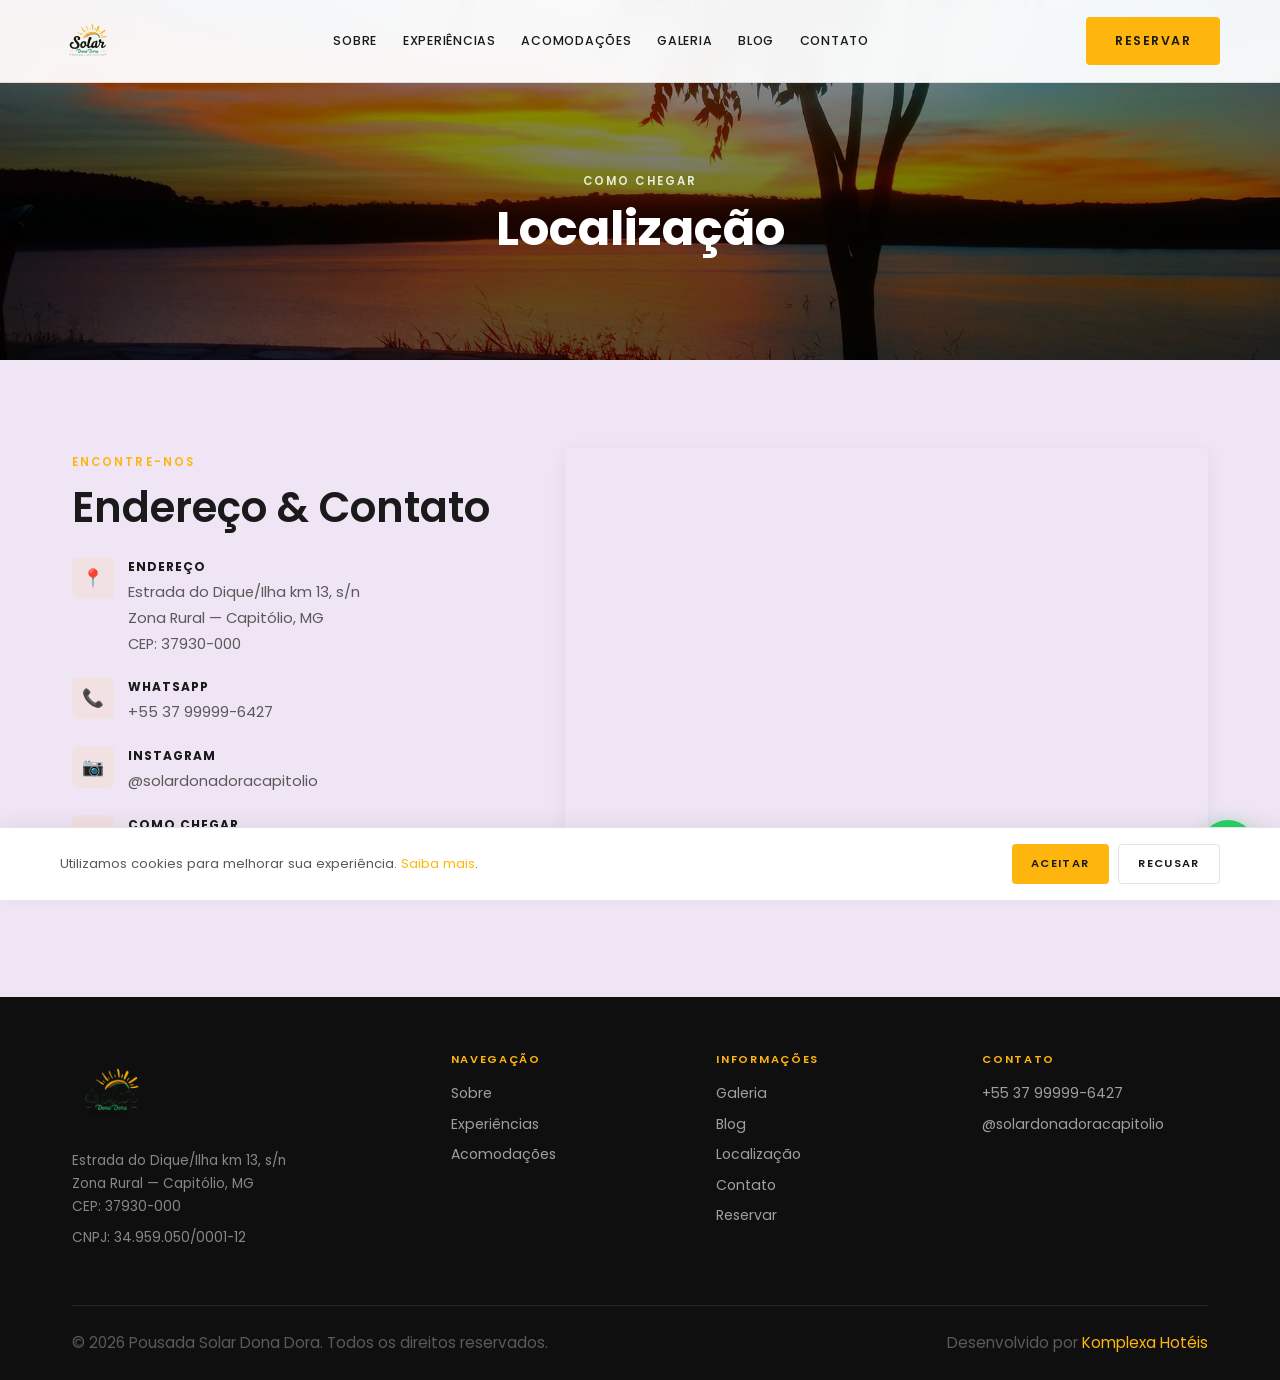
<file: localizacao/index.html>
<!DOCTYPE html>
<html lang="pt-BR">
<head>
<meta charset="UTF-8">
<meta name="viewport" content="width=device-width, initial-scale=1.0">
<title>Localização — Como Chegar — Pousada Solar Dona Dora | Capitólio, MG</title>
<meta name="description" content="Como chegar à Pousada Solar Dona Dora em Capitólio, MG. Estrada do Dique/Ilha km 13, Zona Rural. Veja no mapa.">
<link rel="canonical" href="https://pousadasolardonadora.com.br/localizacao/">

<!-- Favicon -->
<link rel="icon" type="image/x-icon" href="../assets/img/brand/favicon.ico">
<link rel="icon" type="image/png" sizes="192x192" href="../assets/img/brand/favicon-192.png">
<link rel="apple-touch-icon" href="../assets/img/brand/favicon-192.png">

<!-- SEO -->
<meta name="robots" content="index, follow">
<meta name="author" content="Pousada Solar Dona Dora">
<meta name="geo.region" content="BR-MG">
<meta name="geo.placename" content="Capitólio">
<meta name="geo.position" content="-20.681273;-46.094552">
<meta name="ICBM" content="-20.681273, -46.094552">

<!-- Open Graph -->
<meta property="og:type" content="website">
<meta property="og:locale" content="pt_BR">
<meta property="og:site_name" content="Pousada Solar Dona Dora">
<meta property="og:title" content="Localização — Como Chegar — Pousada Solar Dona Dora">
<meta property="og:description" content="Como chegar à Pousada Solar Dona Dora em Capitólio, MG. Estrada do Dique/Ilha km 13, Zona Rural. Veja no mapa.">
<meta property="og:url" content="https://pousadasolardonadora.com.br/localizacao/">
<meta property="og:image" content="https://pousadasolardonadora.com.br/assets/img/hero/fachada.jpg">
<meta name="twitter:card" content="summary_large_image">

<!-- GTM -->
<script>(function(w,d,s,l,i){w[l]=w[l]||[];w[l].push({'gtm.start':new Date().getTime(),event:'gtm.js'});var f=d.getElementsByTagName(s)[0],j=d.createElement(s),dl=l!='dataLayer'?'&l='+l:'';j.async=true;j.src='https://www.googletagmanager.com/gtm.js?id='+i+dl;f.parentNode.insertBefore(j,f);})(window,document,'script','dataLayer','GTM-W4K5VQJ');</script>

<!-- Fonts -->
<link rel="preconnect" href="https://fonts.googleapis.com">
<link rel="preconnect" href="https://fonts.gstatic.com" crossorigin>
<link href="https://fonts.googleapis.com/css2?family=Poppins:wght@300;400;500;600;700&display=swap" rel="stylesheet">

<!-- CSS -->
<link rel="stylesheet" href="../assets/css/style.css">
</head>
<body>
<!-- GTM noscript -->
<noscript><iframe src="https://www.googletagmanager.com/ns.html?id=GTM-W4K5VQJ" height="0" width="0" style="display:none;visibility:hidden"></iframe></noscript>
<header class="hdr" id="hdr">
  <div class="hdr-inner">
    <a href="../index.html" class="logo-link" aria-label="Pousada Solar Dona Dora">
      <img src="../assets/img/brand/logo.png" alt="Pousada Solar Dona Dora" class="logo-img" width="56" height="56">
    </a>
    <nav class="nav" aria-label="Menu principal">
      <a href="../sobre/">Sobre</a>
      <a href="../experiencias/">Experiências</a>
      <a href="../acomodacoes/">Acomodações</a>
      <a href="../galeria/">Galeria</a>
      <a href="../blog/">Blog</a>
      <a href="../contato/">Contato</a>
    </nav>
    <a href="#" class="btn btn-primary hdr-cta" onclick="openBooking();return false">Reservar</a>
    <button class="ham" id="ham" aria-label="Menu" aria-expanded="false">
      <span></span><span></span><span></span>
    </button>
  </div>
</header>
<nav class="mobnav" id="mobnav" aria-label="Menu mobile">
  <a href="../sobre/" onclick="closeMob()">Sobre</a>
  <a href="../experiencias/" onclick="closeMob()">Experiências</a>
  <a href="../acomodacoes/" onclick="closeMob()">Acomodações</a>
  <a href="../galeria/" onclick="closeMob()">Galeria</a>
  <a href="../blog/" onclick="closeMob()">Blog</a>
  <a href="../localizacao/" onclick="closeMob()">Localização</a>
  <a href="../contato/" onclick="closeMob()">Contato</a>
  <a href="#" class="btn btn-primary" onclick="closeMob();openBooking();return false">Reservar Agora</a>
</nav>
<section class="pg-hero">
  <img src="../assets/img/hero/fachada.jpg" alt="Localização" loading="eager" decoding="async">
  <div class="pg-hero-c">
    <span class="overline">Como Chegar</span>
    <h1>Localização</h1>
  </div>
</section>

<section>
  <div class="container">
    <div class="contact-grid">
      <div>
        <span class="overline reveal">Encontre-nos</span>
        <h2 class="reveal" style="margin:0.6rem 0 1.5rem">Endereço & Contato</h2>
        <div class="ci-item reveal">
          <div class="ci-icon">📍</div>
          <div class="ci-text">
            <strong>Endereço</strong>
            <span>Estrada do Dique/Ilha km 13, s/n<br>Zona Rural — Capitólio, MG<br>CEP: 37930-000</span>
          </div>
        </div>
        <div class="ci-item reveal">
          <div class="ci-icon">📞</div>
          <div class="ci-text">
            <strong>WhatsApp</strong>
            <a href="https://wa.me/5537999996427" target="_blank" rel="noopener">+55 37 99999-6427</a>
          </div>
        </div>
        <div class="ci-item reveal">
          <div class="ci-icon">📷</div>
          <div class="ci-text">
            <strong>Instagram</strong>
            <a href="https://instagram.com/solardonadoracapitolio" target="_blank" rel="noopener">@solardonadoracapitolio</a>
          </div>
        </div>
        <div class="ci-item reveal">
          <div class="ci-icon">🚗</div>
          <div class="ci-text">
            <strong>Como chegar</strong>
            <span>Acesso pela Estrada do Dique/Ilha, km 13. Sinalização na entrada da pousada.</span>
          </div>
        </div>
      </div>
      <div class="map-wrap reveal">
        <iframe src="https://www.google.com/maps?ll=-20.681273,-46.094552&z=14&t=m&hl=pt-BR&gl=BR&output=embed" allowfullscreen loading="lazy" referrerpolicy="no-referrer-when-downgrade" title="Mapa Pousada Solar Dona Dora"></iframe>
      </div>
    </div>
  </div>
</section>

<footer class="footer">
  <div class="container">
    <div class="ft-grid">
      <div class="ft-brand">
        <img src="../assets/img/brand/logo.png" alt="Pousada Solar Dona Dora" width="80" height="80">
        <p>Estrada do Dique/Ilha km 13, s/n<br>Zona Rural — Capitólio, MG<br>CEP: 37930-000</p>
        <p>CNPJ: 34.959.050/0001-12</p>
      </div>
      <div class="ft-col">
        <h4>Navegação</h4>
        <a href="../sobre/">Sobre</a>
        <a href="../experiencias/">Experiências</a>
        <a href="../acomodacoes/">Acomodações</a>
      </div>
      <div class="ft-col">
        <h4>Informações</h4>
        <a href="../galeria/">Galeria</a>
      <a href="../blog/">Blog</a>
        <a href="../localizacao/">Localização</a>
        <a href="../contato/">Contato</a>
        <a href="#" onclick="openBooking();return false">Reservar</a>
      </div>
      <div class="ft-col">
        <h4>Contato</h4>
        <a href="https://wa.me/5537999996427" target="_blank" rel="noopener">+55 37 99999-6427</a>
        <a href="https://instagram.com/solardonadoracapitolio" target="_blank" rel="noopener">@solardonadoracapitolio</a>
      </div>
    </div>
    <div class="ft-bot">
      <p>&copy; 2026 Pousada Solar Dona Dora. Todos os direitos reservados.</p>
      <p>Desenvolvido por <a href="#" target="_blank" rel="noopener">Komplexa Hotéis</a></p>
    </div>
  </div>
</footer>
<!-- WhatsApp -->
<a class="wa-btn" href="https://wa.me/5537999996427?text=Ol%C3%A1%2C%20gostaria%20de%20saber%20mais%20sobre%20a%20Pousada%20Solar%20Dona%20Dora." target="_blank" rel="noopener" aria-label="Falar pelo WhatsApp"><svg width="26" height="26" viewBox="0 0 24 24" fill="white"><path d="M17.472 14.382c-.297-.149-1.758-.867-2.03-.967-.273-.099-.471-.148-.67.15-.197.297-.767.966-.94 1.164-.173.199-.347.223-.644.075-.297-.15-1.255-.463-2.39-1.475-.883-.788-1.48-1.761-1.653-2.059-.173-.297-.018-.458.13-.606.134-.133.298-.347.446-.52.149-.174.198-.298.298-.497.099-.198.05-.371-.025-.52-.075-.149-.669-1.612-.916-2.207-.242-.579-.487-.5-.669-.51-.173-.008-.371-.01-.57-.01-.198 0-.52.074-.792.372-.272.297-1.04 1.016-1.04 2.479 0 1.462 1.065 2.875 1.213 3.074.149.198 2.096 3.2 5.077 4.487.709.306 1.262.489 1.694.625.712.227 1.36.195 1.871.118.571-.085 1.758-.719 2.006-1.413.248-.694.248-1.289.173-1.413-.074-.124-.272-.198-.57-.347m-5.421 7.403h-.004a9.87 9.87 0 01-5.031-1.378l-.361-.214-3.741.982.998-3.648-.235-.374a9.86 9.86 0 01-1.51-5.26c.001-5.45 4.436-9.884 9.888-9.884 2.64 0 5.122 1.03 6.988 2.898a9.825 9.825 0 012.893 6.994c-.003 5.45-4.437 9.884-9.885 9.884m8.413-18.297A11.815 11.815 0 0012.05 0C5.495 0 .16 5.335.157 11.892c0 2.096.547 4.142 1.588 5.945L.057 24l6.305-1.654a11.882 11.882 0 005.683 1.448h.005c6.554 0 11.89-5.335 11.893-11.893a11.821 11.821 0 00-3.48-8.413z"/></svg></a>

<!-- Modal Reservas -->
<div class="bk-modal" id="bkModal" role="dialog" aria-modal="true">
  <div class="bk-modal-box">
    <button class="bk-close" onclick="closeBooking()" aria-label="Fechar">&times;</button>
    <div class="bk-header">
      <img src="../assets/img/brand/logo.png" alt="Solar Dona Dora" width="48" height="48">
      <div>
        <h3>Reserve sua Estadia</h3>
        <p>Preencha os dados e consulte disponibilidade</p>
      </div>
    </div>
    <form onsubmit="submitBooking(event)" class="bk-form">
      <div class="bk-row">
        <div class="fg"><label>Check-in *</label><input type="date" id="bk-checkin" required></div>
        <div class="fg"><label>Check-out *</label><input type="date" id="bk-checkout" required></div>
      </div>
      <div class="bk-row">
        <div class="fg"><label>Adultos *</label>
          <select id="bk-adults">
            <option value="1">1 adulto</option><option value="2" selected>2 adultos</option><option value="3">3 adultos</option><option value="4">4 adultos</option><option value="5">5 adultos</option>
          </select>
        </div>
        <div class="fg"><label>Criancas</label>
          <select id="bk-children" onchange="updateChildAges()">
            <option value="0" selected>Nenhuma</option><option value="1">1 crianca</option><option value="2">2 criancas</option><option value="3">3 criancas</option>
          </select>
        </div>
      </div>
      <div class="bk-child-ages" id="bkChildAges"></div>
      <button type="submit" class="btn btn-primary bk-submit">Verificar Disponibilidade</button>
      <p class="bk-alt">Prefere falar com a gente? <a href="https://wa.me/5537999996427?text=Ol%C3%A1%2C%20gostaria%20de%20fazer%20uma%20reserva%20na%20Pousada%20Solar%20Dona%20Dora." target="_blank" rel="noopener" class="bk-wa-link"><svg width="16" height="16" viewBox="0 0 24 24" fill="currentColor" style="vertical-align:middle;margin-right:4px"><path d="M17.472 14.382c-.297-.149-1.758-.867-2.03-.967-.273-.099-.471-.148-.67.15-.197.297-.767.966-.94 1.164-.173.199-.347.223-.644.075-.297-.15-1.255-.463-2.39-1.475-.883-.788-1.48-1.761-1.653-2.059-.173-.297-.018-.458.13-.606.134-.133.298-.347.446-.52.149-.174.198-.298.298-.497.099-.198.05-.371-.025-.52-.075-.149-.669-1.612-.916-2.207-.242-.579-.487-.5-.669-.51-.173-.008-.371-.01-.57-.01-.198 0-.52.074-.792.372-.272.297-1.04 1.016-1.04 2.479 0 1.462 1.065 2.875 1.213 3.074.149.198 2.096 3.2 5.077 4.487.709.306 1.262.489 1.694.625.712.227 1.36.195 1.871.118.571-.085 1.758-.719 2.006-1.413.248-.694.248-1.289.173-1.413-.074-.124-.272-.198-.57-.347m-5.421 7.403h-.004a9.87 9.87 0 01-5.031-1.378l-.361-.214-3.741.982.998-3.648-.235-.374a9.86 9.86 0 01-1.51-5.26c.001-5.45 4.436-9.884 9.888-9.884 2.64 0 5.122 1.03 6.988 2.898a9.825 9.825 0 012.893 6.994c-.003 5.45-4.437 9.884-9.885 9.884m8.413-18.297A11.815 11.815 0 0012.05 0C5.495 0 .16 5.335.157 11.892c0 2.096.547 4.142 1.588 5.945L.057 24l6.305-1.654a11.882 11.882 0 005.683 1.448h.005c6.554 0 11.89-5.335 11.893-11.893a11.821 11.821 0 00-3.48-8.413z"/></svg> Fale pelo WhatsApp</a></p>
    </form>
  </div>
</div>

<!-- Cookie Banner -->
<div class="ck" id="cookieBanner">
  <div class="ck-in">
    <p>Utilizamos cookies para melhorar sua experiência. <a href="#">Saiba mais</a>.</p>
    <div class="ck-btns">
      <button class="btn btn-primary" onclick="acceptCookies()">Aceitar</button>
      <button class="btn btn-outline" onclick="declineCookies()">Recusar</button>
    </div>
  </div>
</div>

<script src="../assets/js/main.js" defer></script>
</body>
</html>
</file>
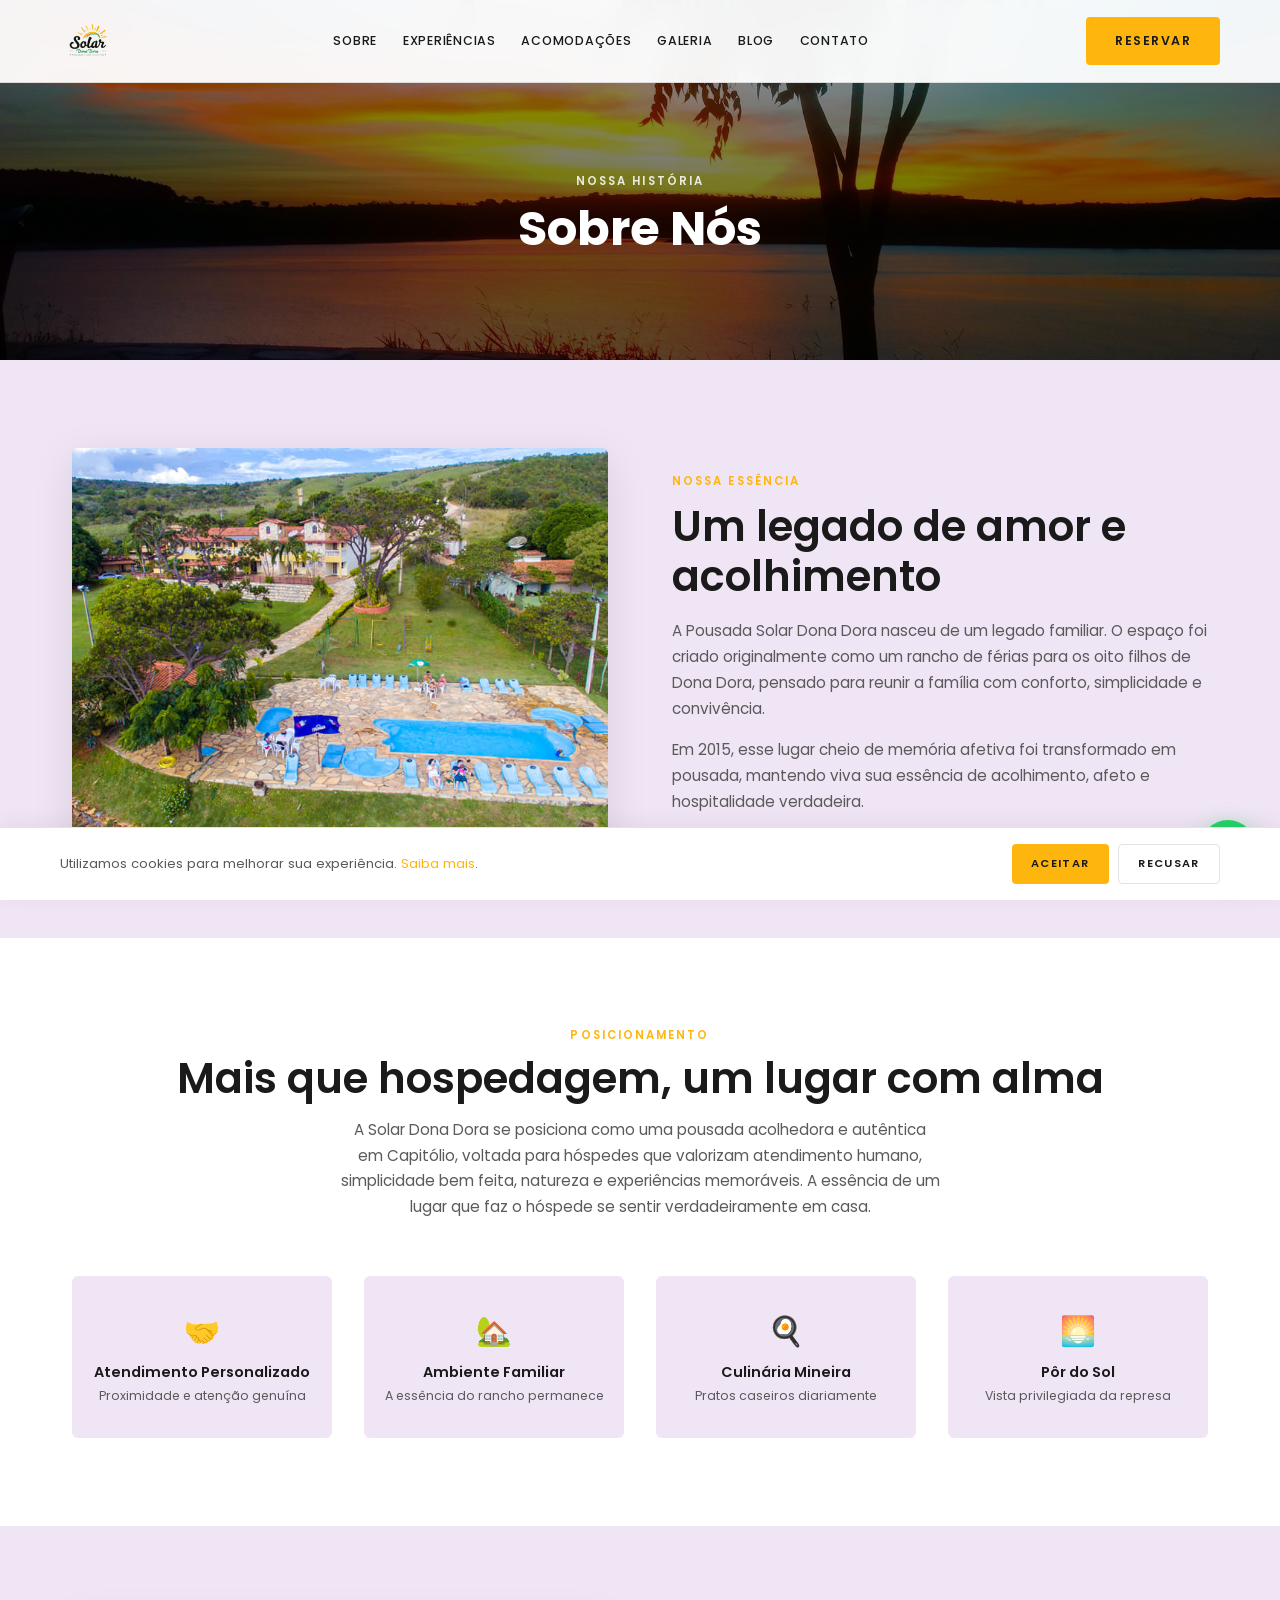
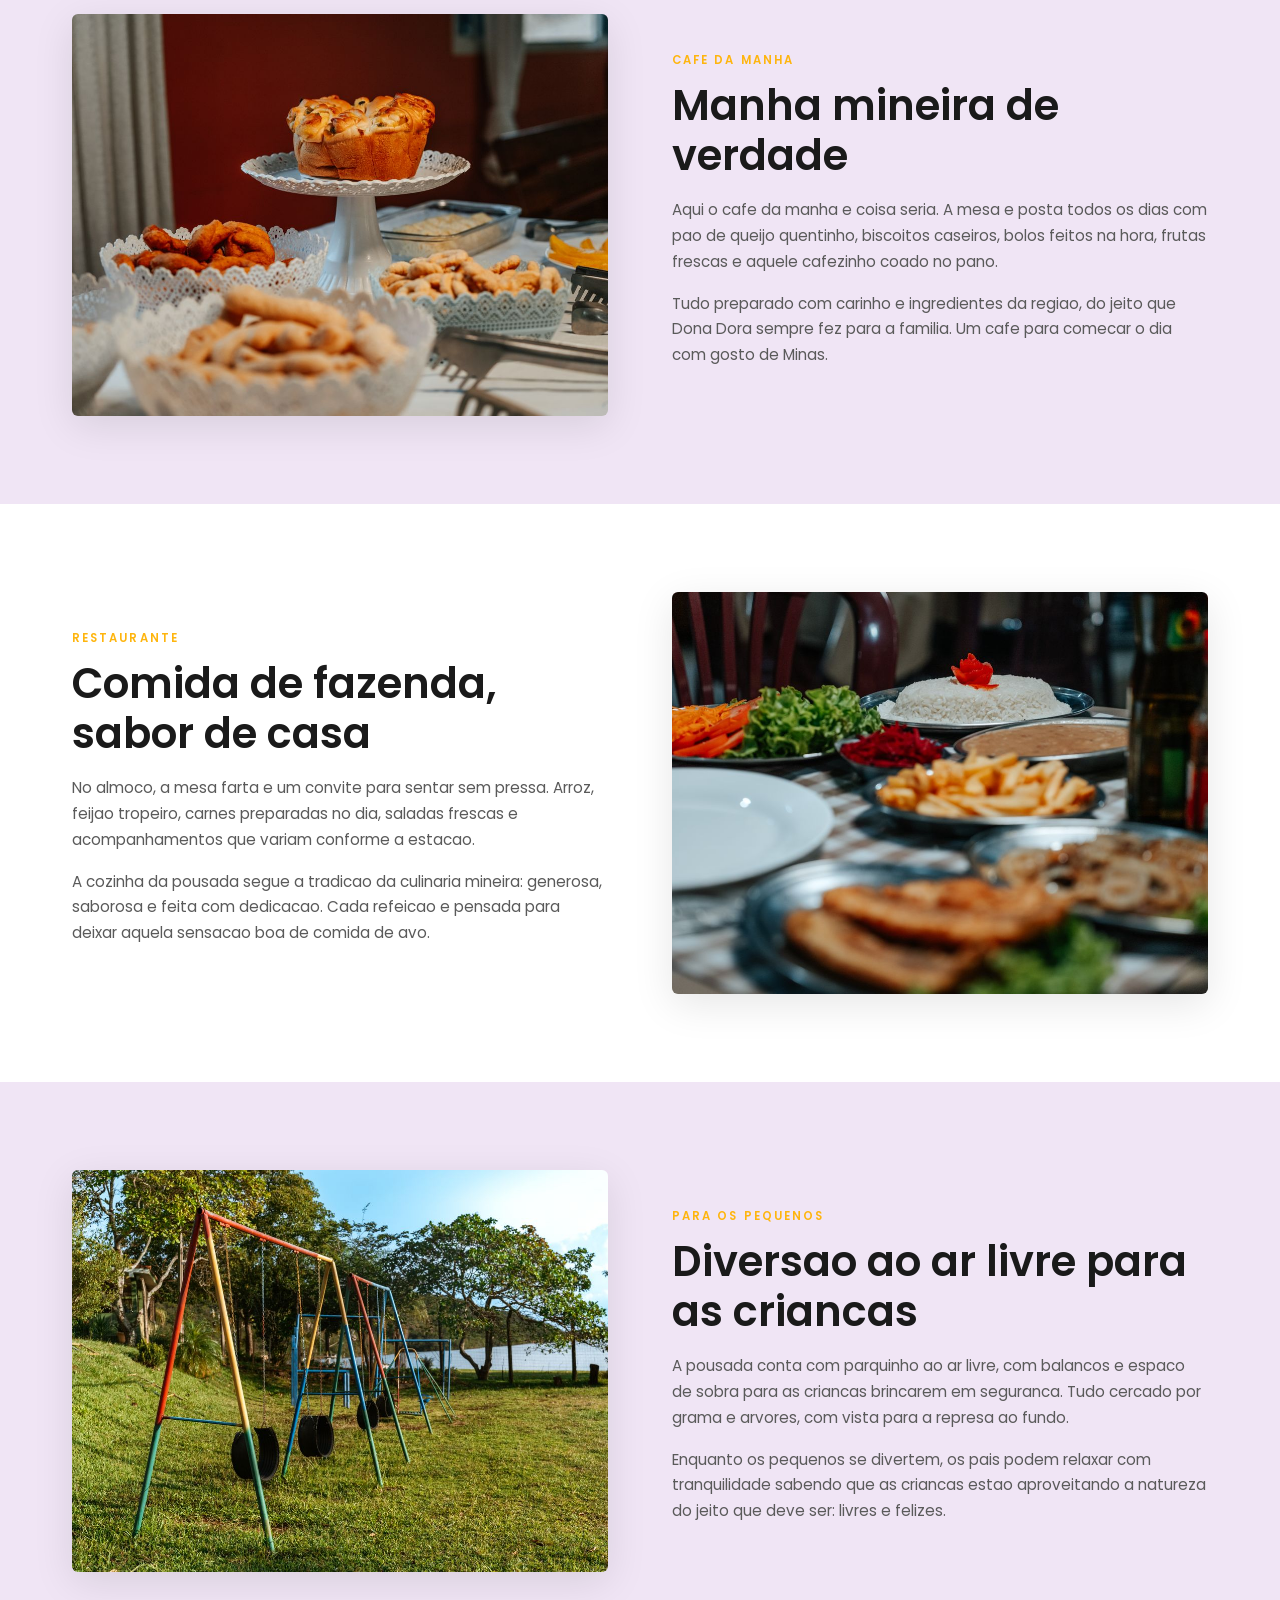
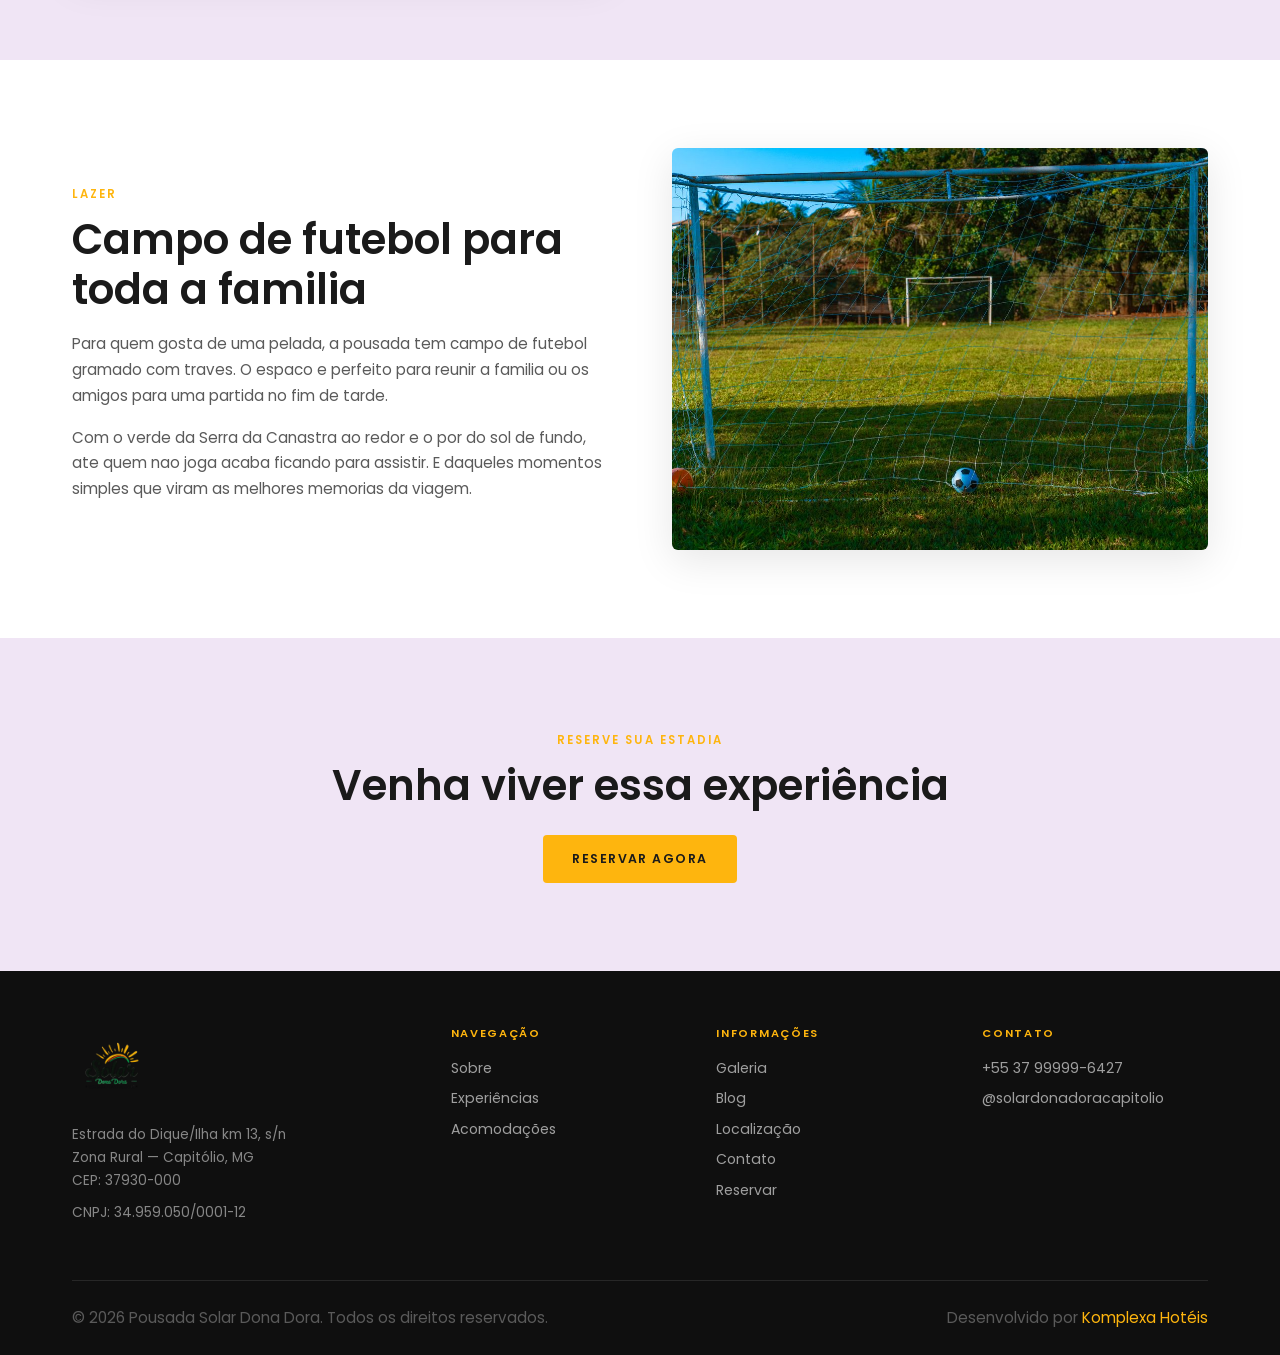
<file: sobre/index.html>
<!DOCTYPE html>
<html lang="pt-BR">
<head>
<meta charset="UTF-8">
<meta name="viewport" content="width=device-width, initial-scale=1.0">
<title>Sobre Nós — Pousada Solar Dona Dora | Capitólio, MG</title>
<meta name="description" content="Conheça a história da Pousada Solar Dona Dora. Um legado familiar transformado em pousada em 2015, com hospitalidade genuína em Capitólio, MG.">
<link rel="canonical" href="https://pousadasolardonadora.com.br/sobre/">

<!-- Favicon -->
<link rel="icon" type="image/x-icon" href="../assets/img/brand/favicon.ico">
<link rel="icon" type="image/png" sizes="192x192" href="../assets/img/brand/favicon-192.png">
<link rel="apple-touch-icon" href="../assets/img/brand/favicon-192.png">

<!-- SEO -->
<meta name="robots" content="index, follow">
<meta name="author" content="Pousada Solar Dona Dora">
<meta name="geo.region" content="BR-MG">
<meta name="geo.placename" content="Capitólio">
<meta name="geo.position" content="-20.681273;-46.094552">
<meta name="ICBM" content="-20.681273, -46.094552">

<!-- Open Graph -->
<meta property="og:type" content="website">
<meta property="og:locale" content="pt_BR">
<meta property="og:site_name" content="Pousada Solar Dona Dora">
<meta property="og:title" content="Sobre Nós — Pousada Solar Dona Dora">
<meta property="og:description" content="Conheça a história da Pousada Solar Dona Dora. Um legado familiar transformado em pousada em 2015, com hospitalidade genuína em Capitólio, MG.">
<meta property="og:url" content="https://pousadasolardonadora.com.br/sobre/">
<meta property="og:image" content="https://pousadasolardonadora.com.br/assets/img/hero/fachada.jpg">
<meta name="twitter:card" content="summary_large_image">

<!-- GTM -->
<script>(function(w,d,s,l,i){w[l]=w[l]||[];w[l].push({'gtm.start':new Date().getTime(),event:'gtm.js'});var f=d.getElementsByTagName(s)[0],j=d.createElement(s),dl=l!='dataLayer'?'&l='+l:'';j.async=true;j.src='https://www.googletagmanager.com/gtm.js?id='+i+dl;f.parentNode.insertBefore(j,f);})(window,document,'script','dataLayer','GTM-W4K5VQJ');</script>

<!-- Fonts -->
<link rel="preconnect" href="https://fonts.googleapis.com">
<link rel="preconnect" href="https://fonts.gstatic.com" crossorigin>
<link href="https://fonts.googleapis.com/css2?family=Poppins:wght@300;400;500;600;700&display=swap" rel="stylesheet">

<!-- CSS -->
<link rel="stylesheet" href="../assets/css/style.css">
</head>
<body>
<!-- GTM noscript -->
<noscript><iframe src="https://www.googletagmanager.com/ns.html?id=GTM-W4K5VQJ" height="0" width="0" style="display:none;visibility:hidden"></iframe></noscript>
<header class="hdr" id="hdr">
  <div class="hdr-inner">
    <a href="../index.html" class="logo-link" aria-label="Pousada Solar Dona Dora">
      <img src="../assets/img/brand/logo.png" alt="Pousada Solar Dona Dora" class="logo-img" width="56" height="56">
    </a>
    <nav class="nav" aria-label="Menu principal">
      <a href="../sobre/">Sobre</a>
      <a href="../experiencias/">Experiências</a>
      <a href="../acomodacoes/">Acomodações</a>
      <a href="../galeria/">Galeria</a>
      <a href="../blog/">Blog</a>
      <a href="../contato/">Contato</a>
    </nav>
    <a href="#" class="btn btn-primary hdr-cta" onclick="openBooking();return false">Reservar</a>
    <button class="ham" id="ham" aria-label="Menu" aria-expanded="false">
      <span></span><span></span><span></span>
    </button>
  </div>
</header>
<nav class="mobnav" id="mobnav" aria-label="Menu mobile">
  <a href="../sobre/" onclick="closeMob()">Sobre</a>
  <a href="../experiencias/" onclick="closeMob()">Experiências</a>
  <a href="../acomodacoes/" onclick="closeMob()">Acomodações</a>
  <a href="../galeria/" onclick="closeMob()">Galeria</a>
  <a href="../blog/" onclick="closeMob()">Blog</a>
  <a href="../localizacao/" onclick="closeMob()">Localização</a>
  <a href="../contato/" onclick="closeMob()">Contato</a>
  <a href="#" class="btn btn-primary" onclick="closeMob();openBooking();return false">Reservar Agora</a>
</nav>
<section class="pg-hero">
  <img src="../assets/img/hero/fachada.jpg" alt="Sobre Nós" loading="eager" decoding="async">
  <div class="pg-hero-c">
    <span class="overline">Nossa História</span>
    <h1>Sobre Nós</h1>
  </div>
</section>

<section>
  <div class="container">
    <div class="ab-grid">
      <div class="ab-img reveal">
        <img src="../assets/img/sobre/entrada.jpg" alt="Entrada da Pousada" loading="lazy" decoding="async">
      </div>
      <div class="ab-txt">
        <span class="overline reveal">Nossa Essência</span>
        <h2 class="reveal">Um legado de amor e acolhimento</h2>
        <span class="divider reveal" style="margin:1rem 0"></span>
        <p class="reveal">A Pousada Solar Dona Dora nasceu de um legado familiar. O espaço foi criado originalmente como um rancho de férias para os oito filhos de Dona Dora, pensado para reunir a família com conforto, simplicidade e convivência.</p>
        <p class="reveal">Em 2015, esse lugar cheio de memória afetiva foi transformado em pousada, mantendo viva sua essência de acolhimento, afeto e hospitalidade verdadeira.</p>
      </div>
    </div>
  </div>
</section>

<section style="background:var(--surface)">
  <div class="container">
    <div class="sec-head">
      <span class="overline reveal">Posicionamento</span>
      <h2 class="reveal">Mais que hospedagem, um lugar com alma</h2>
      <span class="divider reveal"></span>
      <p class="reveal">A Solar Dona Dora se posiciona como uma pousada acolhedora e autêntica em Capitólio, voltada para hóspedes que valorizam atendimento humano, simplicidade bem feita, natureza e experiências memoráveis. A essência de um lugar que faz o hóspede se sentir verdadeiramente em casa.</p>
    </div>
    <div class="strip-g" style="margin-top:2rem">
      <div class="strip-i reveal" style="background:var(--bg);padding:2rem 1.2rem;border-radius:6px"><div class="s-icon">🤝</div><h4 style="color:var(--text)">Atendimento Personalizado</h4><p style="color:var(--text-muted)">Proximidade e atenção genuína</p></div>
      <div class="strip-i reveal" style="background:var(--bg);padding:2rem 1.2rem;border-radius:6px"><div class="s-icon">🏡</div><h4 style="color:var(--text)">Ambiente Familiar</h4><p style="color:var(--text-muted)">A essência do rancho permanece</p></div>
      <div class="strip-i reveal" style="background:var(--bg);padding:2rem 1.2rem;border-radius:6px"><div class="s-icon">🍳</div><h4 style="color:var(--text)">Culinária Mineira</h4><p style="color:var(--text-muted)">Pratos caseiros diariamente</p></div>
      <div class="strip-i reveal" style="background:var(--bg);padding:2rem 1.2rem;border-radius:6px"><div class="s-icon">🌅</div><h4 style="color:var(--text)">Pôr do Sol</h4><p style="color:var(--text-muted)">Vista privilegiada da represa</p></div>
    </div>
  </div>
</section>

<section>
  <div class="container">
    <div class="ab-grid">
      <div class="ab-img reveal">
        <img src="../assets/img/sobre/cafe-da-manha.jpg" alt="Cafe da manha mineiro na Pousada Solar Dona Dora" loading="lazy" decoding="async">
      </div>
      <div class="ab-txt">
        <span class="overline reveal">Cafe da Manha</span>
        <h2 class="reveal">Manha mineira de verdade</h2>
        <span class="divider reveal" style="margin:1rem 0"></span>
        <p class="reveal">Aqui o cafe da manha e coisa seria. A mesa e posta todos os dias com pao de queijo quentinho, biscoitos caseiros, bolos feitos na hora, frutas frescas e aquele cafezinho coado no pano.</p>
        <p class="reveal">Tudo preparado com carinho e ingredientes da regiao, do jeito que Dona Dora sempre fez para a familia. Um cafe para comecar o dia com gosto de Minas.</p>
      </div>
    </div>
  </div>
</section>

<section style="background:var(--surface)">
  <div class="container">
    <div class="ab-grid ab-grid--reverse">
      <div class="ab-img reveal">
        <img src="../assets/img/sobre/restaurante.jpg" alt="Almoco caseiro com comida mineira na Pousada Solar Dona Dora" loading="lazy" decoding="async">
      </div>
      <div class="ab-txt">
        <span class="overline reveal">Restaurante</span>
        <h2 class="reveal">Comida de fazenda, sabor de casa</h2>
        <span class="divider reveal" style="margin:1rem 0"></span>
        <p class="reveal">No almoco, a mesa farta e um convite para sentar sem pressa. Arroz, feijao tropeiro, carnes preparadas no dia, saladas frescas e acompanhamentos que variam conforme a estacao.</p>
        <p class="reveal">A cozinha da pousada segue a tradicao da culinaria mineira: generosa, saborosa e feita com dedicacao. Cada refeicao e pensada para deixar aquela sensacao boa de comida de avo.</p>
      </div>
    </div>
  </div>
</section>

<section>
  <div class="container">
    <div class="ab-grid">
      <div class="ab-img reveal">
        <img src="../assets/img/sobre/parquinho.jpg" alt="Parquinho infantil com balancos na Pousada Solar Dona Dora" loading="lazy" decoding="async">
      </div>
      <div class="ab-txt">
        <span class="overline reveal">Para os Pequenos</span>
        <h2 class="reveal">Diversao ao ar livre para as criancas</h2>
        <span class="divider reveal" style="margin:1rem 0"></span>
        <p class="reveal">A pousada conta com parquinho ao ar livre, com balancos e espaco de sobra para as criancas brincarem em seguranca. Tudo cercado por grama e arvores, com vista para a represa ao fundo.</p>
        <p class="reveal">Enquanto os pequenos se divertem, os pais podem relaxar com tranquilidade sabendo que as criancas estao aproveitando a natureza do jeito que deve ser: livres e felizes.</p>
      </div>
    </div>
  </div>
</section>

<section style="background:var(--surface)">
  <div class="container">
    <div class="ab-grid ab-grid--reverse">
      <div class="ab-img reveal">
        <img src="../assets/img/sobre/campo-futebol.jpg" alt="Campo de futebol na Pousada Solar Dona Dora" loading="lazy" decoding="async">
      </div>
      <div class="ab-txt">
        <span class="overline reveal">Lazer</span>
        <h2 class="reveal">Campo de futebol para toda a familia</h2>
        <span class="divider reveal" style="margin:1rem 0"></span>
        <p class="reveal">Para quem gosta de uma pelada, a pousada tem campo de futebol gramado com traves. O espaco e perfeito para reunir a familia ou os amigos para uma partida no fim de tarde.</p>
        <p class="reveal">Com o verde da Serra da Canastra ao redor e o por do sol de fundo, ate quem nao joga acaba ficando para assistir. E daqueles momentos simples que viram as melhores memorias da viagem.</p>
      </div>
    </div>
  </div>
</section>

<section style="text-align:center">
  <div class="container">
    <span class="overline reveal">Reserve sua estadia</span>
    <h2 class="reveal" style="margin:0.6rem 0 1.5rem">Venha viver essa experiência</h2>
    <a href="#" class="btn btn-primary reveal" onclick="openBooking();return false">Reservar Agora</a>
  </div>
</section>

<footer class="footer">
  <div class="container">
    <div class="ft-grid">
      <div class="ft-brand">
        <img src="../assets/img/brand/logo.png" alt="Pousada Solar Dona Dora" width="80" height="80">
        <p>Estrada do Dique/Ilha km 13, s/n<br>Zona Rural — Capitólio, MG<br>CEP: 37930-000</p>
        <p>CNPJ: 34.959.050/0001-12</p>
      </div>
      <div class="ft-col">
        <h4>Navegação</h4>
        <a href="../sobre/">Sobre</a>
        <a href="../experiencias/">Experiências</a>
        <a href="../acomodacoes/">Acomodações</a>
      </div>
      <div class="ft-col">
        <h4>Informações</h4>
        <a href="../galeria/">Galeria</a>
      <a href="../blog/">Blog</a>
        <a href="../localizacao/">Localização</a>
        <a href="../contato/">Contato</a>
        <a href="#" onclick="openBooking();return false">Reservar</a>
      </div>
      <div class="ft-col">
        <h4>Contato</h4>
        <a href="https://wa.me/5537999996427" target="_blank" rel="noopener">+55 37 99999-6427</a>
        <a href="https://instagram.com/solardonadoracapitolio" target="_blank" rel="noopener">@solardonadoracapitolio</a>
      </div>
    </div>
    <div class="ft-bot">
      <p>&copy; 2026 Pousada Solar Dona Dora. Todos os direitos reservados.</p>
      <p>Desenvolvido por <a href="#" target="_blank" rel="noopener">Komplexa Hotéis</a></p>
    </div>
  </div>
</footer>
<!-- WhatsApp -->
<a class="wa-btn" href="https://wa.me/5537999996427?text=Ol%C3%A1%2C%20gostaria%20de%20saber%20mais%20sobre%20a%20Pousada%20Solar%20Dona%20Dora." target="_blank" rel="noopener" aria-label="Falar pelo WhatsApp"><svg width="26" height="26" viewBox="0 0 24 24" fill="white"><path d="M17.472 14.382c-.297-.149-1.758-.867-2.03-.967-.273-.099-.471-.148-.67.15-.197.297-.767.966-.94 1.164-.173.199-.347.223-.644.075-.297-.15-1.255-.463-2.39-1.475-.883-.788-1.48-1.761-1.653-2.059-.173-.297-.018-.458.13-.606.134-.133.298-.347.446-.52.149-.174.198-.298.298-.497.099-.198.05-.371-.025-.52-.075-.149-.669-1.612-.916-2.207-.242-.579-.487-.5-.669-.51-.173-.008-.371-.01-.57-.01-.198 0-.52.074-.792.372-.272.297-1.04 1.016-1.04 2.479 0 1.462 1.065 2.875 1.213 3.074.149.198 2.096 3.2 5.077 4.487.709.306 1.262.489 1.694.625.712.227 1.36.195 1.871.118.571-.085 1.758-.719 2.006-1.413.248-.694.248-1.289.173-1.413-.074-.124-.272-.198-.57-.347m-5.421 7.403h-.004a9.87 9.87 0 01-5.031-1.378l-.361-.214-3.741.982.998-3.648-.235-.374a9.86 9.86 0 01-1.51-5.26c.001-5.45 4.436-9.884 9.888-9.884 2.64 0 5.122 1.03 6.988 2.898a9.825 9.825 0 012.893 6.994c-.003 5.45-4.437 9.884-9.885 9.884m8.413-18.297A11.815 11.815 0 0012.05 0C5.495 0 .16 5.335.157 11.892c0 2.096.547 4.142 1.588 5.945L.057 24l6.305-1.654a11.882 11.882 0 005.683 1.448h.005c6.554 0 11.89-5.335 11.893-11.893a11.821 11.821 0 00-3.48-8.413z"/></svg></a>

<!-- Modal Reservas -->
<div class="bk-modal" id="bkModal" role="dialog" aria-modal="true">
  <div class="bk-modal-box">
    <button class="bk-close" onclick="closeBooking()" aria-label="Fechar">&times;</button>
    <div class="bk-header">
      <img src="../assets/img/brand/logo.png" alt="Solar Dona Dora" width="48" height="48">
      <div>
        <h3>Reserve sua Estadia</h3>
        <p>Preencha os dados e consulte disponibilidade</p>
      </div>
    </div>
    <form onsubmit="submitBooking(event)" class="bk-form">
      <div class="bk-row">
        <div class="fg"><label>Check-in *</label><input type="date" id="bk-checkin" required></div>
        <div class="fg"><label>Check-out *</label><input type="date" id="bk-checkout" required></div>
      </div>
      <div class="bk-row">
        <div class="fg"><label>Adultos *</label>
          <select id="bk-adults">
            <option value="1">1 adulto</option><option value="2" selected>2 adultos</option><option value="3">3 adultos</option><option value="4">4 adultos</option><option value="5">5 adultos</option>
          </select>
        </div>
        <div class="fg"><label>Criancas</label>
          <select id="bk-children" onchange="updateChildAges()">
            <option value="0" selected>Nenhuma</option><option value="1">1 crianca</option><option value="2">2 criancas</option><option value="3">3 criancas</option>
          </select>
        </div>
      </div>
      <div class="bk-child-ages" id="bkChildAges"></div>
      <button type="submit" class="btn btn-primary bk-submit">Verificar Disponibilidade</button>
      <p class="bk-alt">Prefere falar com a gente? <a href="https://wa.me/5537999996427?text=Ol%C3%A1%2C%20gostaria%20de%20fazer%20uma%20reserva%20na%20Pousada%20Solar%20Dona%20Dora." target="_blank" rel="noopener" class="bk-wa-link"><svg width="16" height="16" viewBox="0 0 24 24" fill="currentColor" style="vertical-align:middle;margin-right:4px"><path d="M17.472 14.382c-.297-.149-1.758-.867-2.03-.967-.273-.099-.471-.148-.67.15-.197.297-.767.966-.94 1.164-.173.199-.347.223-.644.075-.297-.15-1.255-.463-2.39-1.475-.883-.788-1.48-1.761-1.653-2.059-.173-.297-.018-.458.13-.606.134-.133.298-.347.446-.52.149-.174.198-.298.298-.497.099-.198.05-.371-.025-.52-.075-.149-.669-1.612-.916-2.207-.242-.579-.487-.5-.669-.51-.173-.008-.371-.01-.57-.01-.198 0-.52.074-.792.372-.272.297-1.04 1.016-1.04 2.479 0 1.462 1.065 2.875 1.213 3.074.149.198 2.096 3.2 5.077 4.487.709.306 1.262.489 1.694.625.712.227 1.36.195 1.871.118.571-.085 1.758-.719 2.006-1.413.248-.694.248-1.289.173-1.413-.074-.124-.272-.198-.57-.347m-5.421 7.403h-.004a9.87 9.87 0 01-5.031-1.378l-.361-.214-3.741.982.998-3.648-.235-.374a9.86 9.86 0 01-1.51-5.26c.001-5.45 4.436-9.884 9.888-9.884 2.64 0 5.122 1.03 6.988 2.898a9.825 9.825 0 012.893 6.994c-.003 5.45-4.437 9.884-9.885 9.884m8.413-18.297A11.815 11.815 0 0012.05 0C5.495 0 .16 5.335.157 11.892c0 2.096.547 4.142 1.588 5.945L.057 24l6.305-1.654a11.882 11.882 0 005.683 1.448h.005c6.554 0 11.89-5.335 11.893-11.893a11.821 11.821 0 00-3.48-8.413z"/></svg> Fale pelo WhatsApp</a></p>
    </form>
  </div>
</div>

<!-- Cookie Banner -->
<div class="ck" id="cookieBanner">
  <div class="ck-in">
    <p>Utilizamos cookies para melhorar sua experiência. <a href="#">Saiba mais</a>.</p>
    <div class="ck-btns">
      <button class="btn btn-primary" onclick="acceptCookies()">Aceitar</button>
      <button class="btn btn-outline" onclick="declineCookies()">Recusar</button>
    </div>
  </div>
</div>

<script src="../assets/js/main.js" defer></script>
</body>
</html>
</file>
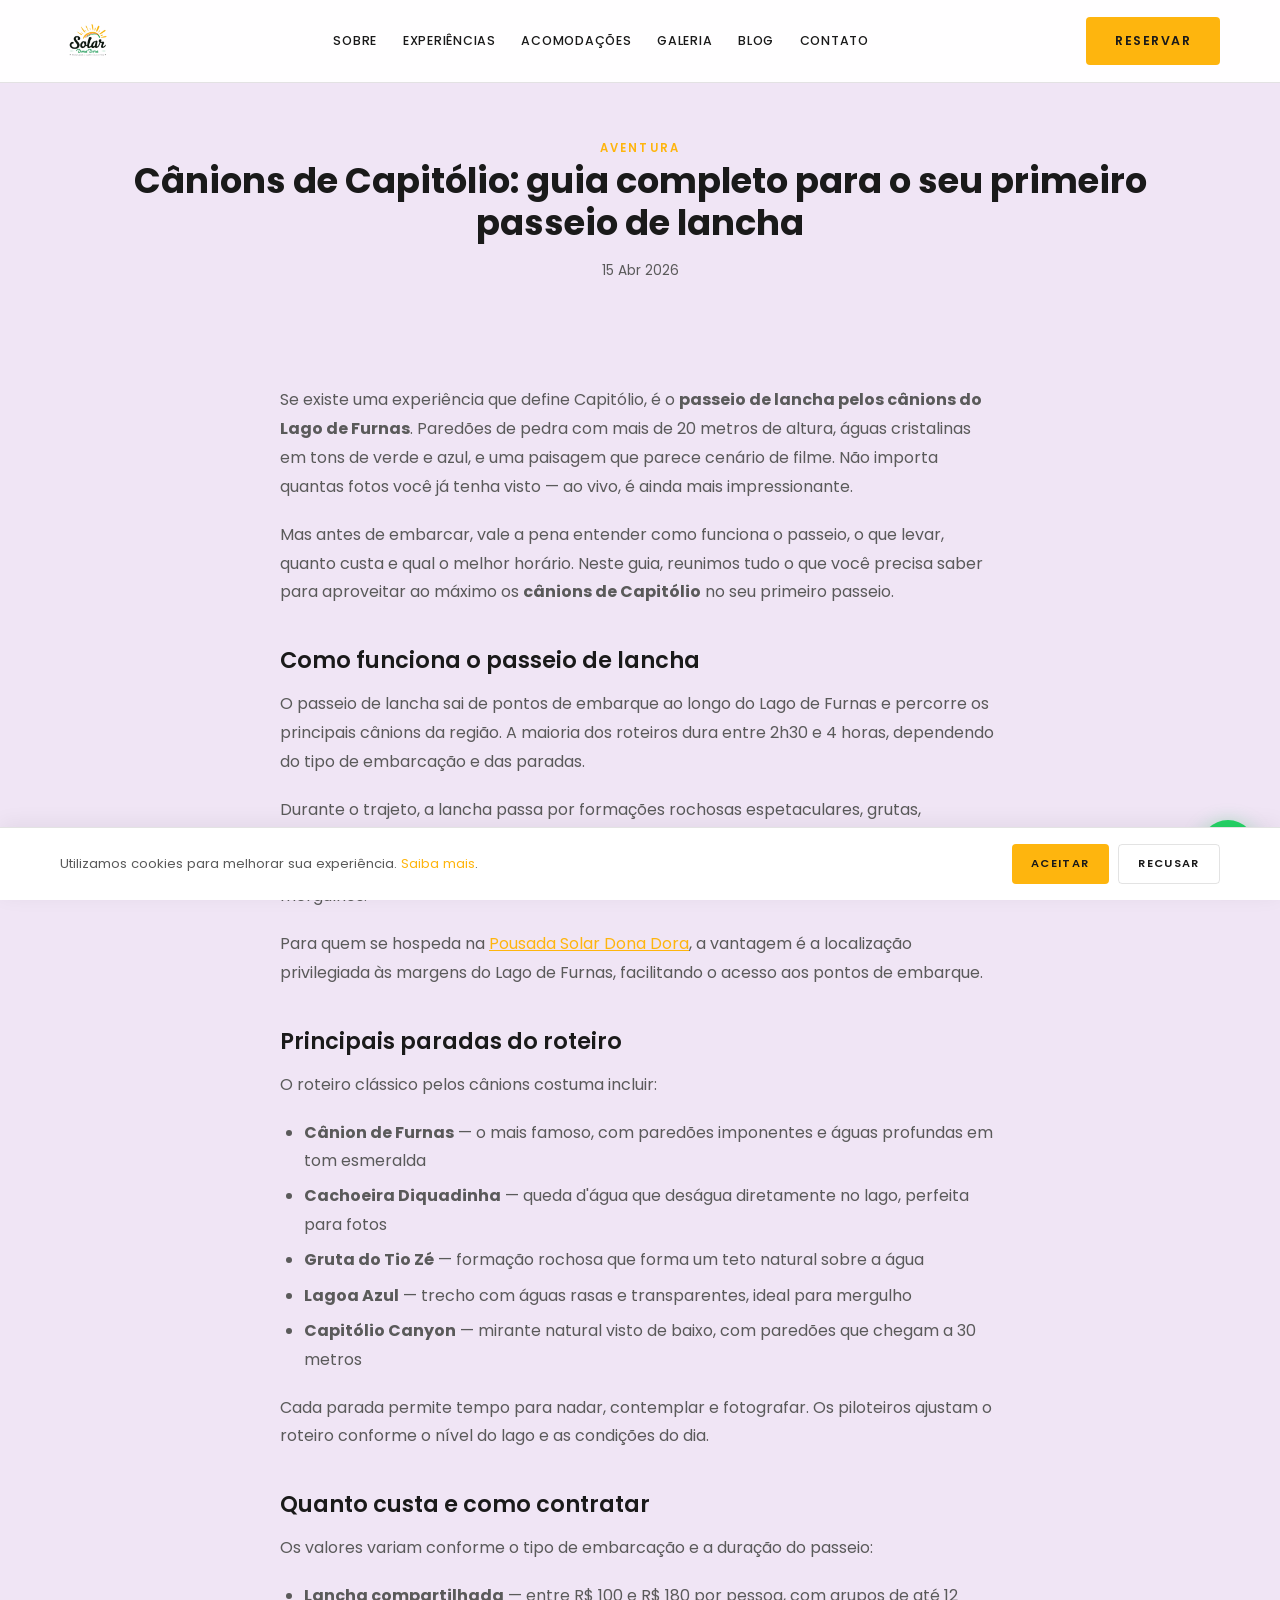
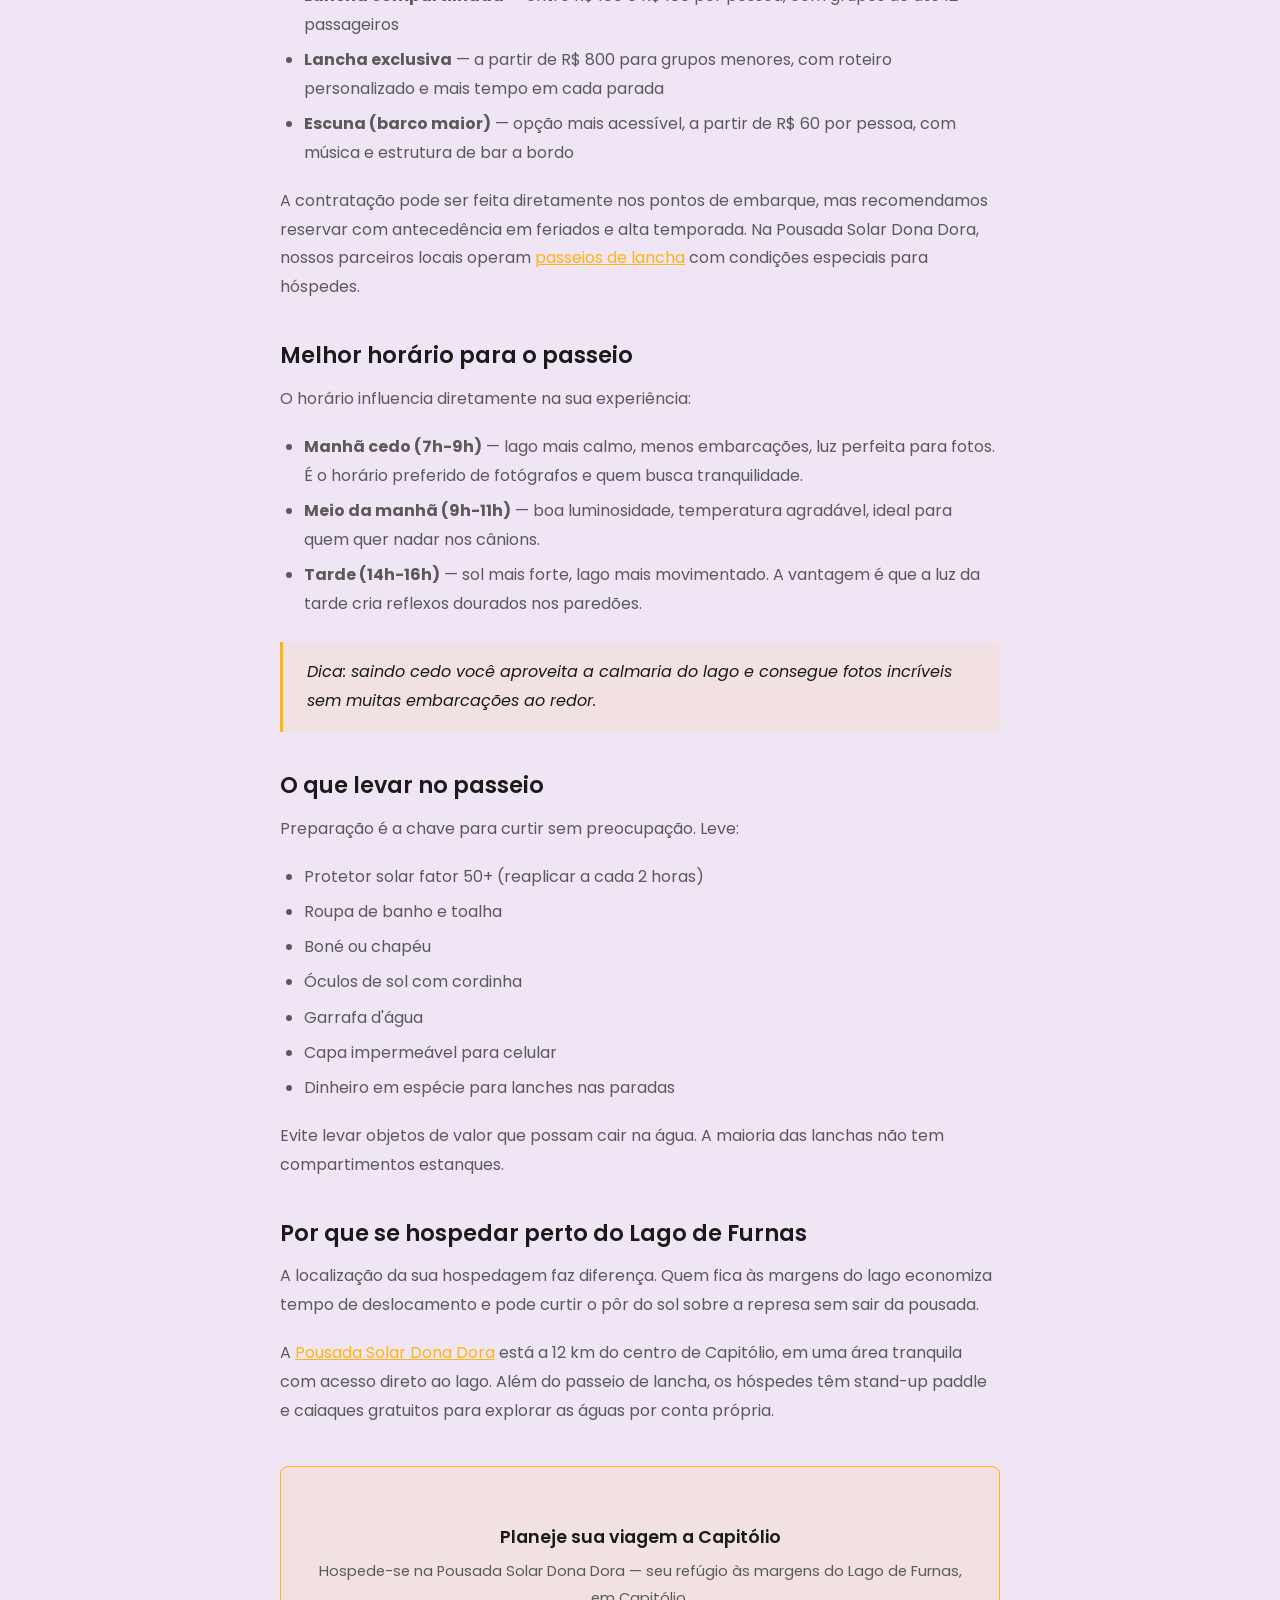
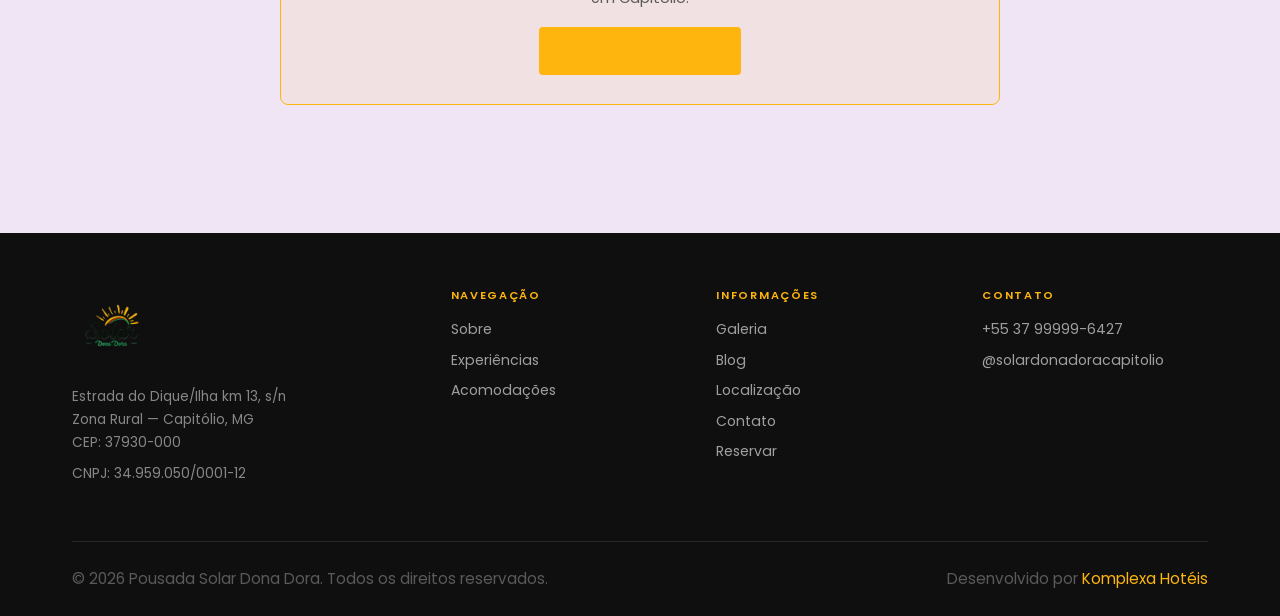
<file: blog/canions-capitolio-passeio-lancha/index.html>
<!DOCTYPE html>
<html lang="pt-BR">
<head>
<meta charset="UTF-8">
<meta name="viewport" content="width=device-width, initial-scale=1.0">
<title>Cânions de Capitólio: guia completo para o seu primeiro passeio de lancha | Blog Pousada Solar Dona Dora</title>
<meta name="description" content="Guia completo do passeio de lancha pelos cânions de Capitólio. Saiba o que esperar, quanto custa, melhor horário e dicas para aproveitar o Lago de Furnas.">
<link rel="canonical" href="https://pousadasolardonadora.com.br/blog/canions-capitolio-passeio-lancha/">

<!-- Favicon -->
<link rel="icon" type="image/x-icon" href="../../assets/img/brand/favicon.ico">
<link rel="icon" type="image/png" sizes="192x192" href="../../assets/img/brand/favicon-192.png">
<link rel="apple-touch-icon" href="../../assets/img/brand/favicon-192.png">

<!-- SEO -->
<meta name="robots" content="index, follow">
<meta name="author" content="Pousada Solar Dona Dora">
<meta property="article:published_time" content="2026-04-15">

<!-- Open Graph -->
<meta property="og:type" content="article">
<meta property="og:locale" content="pt_BR">
<meta property="og:site_name" content="Pousada Solar Dona Dora">
<meta property="og:title" content="Cânions de Capitólio: guia completo para o seu primeiro passeio de lancha">
<meta property="og:description" content="Guia completo do passeio de lancha pelos cânions de Capitólio. Saiba o que esperar, quanto custa, melhor horário e dicas para aproveitar o Lago de Furnas.">
<meta property="og:url" content="https://pousadasolardonadora.com.br/blog/canions-capitolio-passeio-lancha/">
<meta property="og:image" content="https://pousadasolardonadora.com.br/assets/img/experiencias/passeio-lancha.jpg">
<meta name="twitter:card" content="summary_large_image">

<!-- GTM -->
<script>(function(w,d,s,l,i){w[l]=w[l]||[];w[l].push({'gtm.start':new Date().getTime(),event:'gtm.js'});var f=d.getElementsByTagName(s)[0],j=d.createElement(s),dl=l!='dataLayer'?'&l='+l:'';j.async=true;j.src='https://www.googletagmanager.com/gtm.js?id='+i+dl;f.parentNode.insertBefore(j,f);})(window,document,'script','dataLayer','GTM-W4K5VQJ');</script>

<!-- Schema.org -->
<script type="application/ld+json">
{
  "@context":"https://schema.org",
  "@type":"BlogPosting",
  "headline":"Cânions de Capitólio: guia completo para o seu primeiro passeio de lancha",
  "datePublished":"2026-04-15",
  "author":{"@type":"Organization","name":"Pousada Solar Dona Dora"},
  "publisher":{"@type":"Organization","name":"Pousada Solar Dona Dora","logo":{"@type":"ImageObject","url":"https://pousadasolardonadora.com.br/assets/img/brand/logo.png"}},
  "image":"https://pousadasolardonadora.com.br/assets/img/experiencias/passeio-lancha.jpg",
  "url":"https://pousadasolardonadora.com.br/blog/canions-capitolio-passeio-lancha/"
}
</script>
<script type="application/ld+json">
{
  "@context":"https://schema.org",
  "@type":"BreadcrumbList",
  "itemListElement":[
    {"@type":"ListItem","position":1,"name":"Home","item":"https://pousadasolardonadora.com.br/"},
    {"@type":"ListItem","position":2,"name":"Blog","item":"https://pousadasolardonadora.com.br/blog/"},
    {"@type":"ListItem","position":3,"name":"Cânions de Capitólio: guia completo para o seu primeiro passeio de lancha"}
  ]
}
</script>

<!-- Fonts -->
<link rel="preconnect" href="https://fonts.googleapis.com">
<link rel="preconnect" href="https://fonts.gstatic.com" crossorigin>
<link href="https://fonts.googleapis.com/css2?family=Poppins:wght@300;400;500;600;700&display=swap" rel="stylesheet">

<!-- CSS -->
<link rel="stylesheet" href="../../assets/css/style.css">
</head>
<body>
<!-- GTM noscript -->
<noscript><iframe src="https://www.googletagmanager.com/ns.html?id=GTM-W4K5VQJ" height="0" width="0" style="display:none;visibility:hidden"></iframe></noscript>
<header class="hdr" id="hdr">
  <div class="hdr-inner">
    <a href="../../index.html" class="logo-link" aria-label="Pousada Solar Dona Dora">
      <img src="../../assets/img/brand/logo.png" alt="Pousada Solar Dona Dora" class="logo-img" width="56" height="56">
    </a>
    <nav class="nav" aria-label="Menu principal">
      <a href="../../sobre/">Sobre</a>
      <a href="../../experiencias/">Experiências</a>
      <a href="../../acomodacoes/">Acomodações</a>
      <a href="../../galeria/">Galeria</a>
      <a href="../../blog/">Blog</a>
      <a href="../../contato/">Contato</a>
    </nav>
    <a href="#" class="btn btn-primary hdr-cta" onclick="openBooking();return false">Reservar</a>
    <button class="ham" id="ham" aria-label="Menu" aria-expanded="false">
      <span></span><span></span><span></span>
    </button>
  </div>
</header>
<nav class="mobnav" id="mobnav" aria-label="Menu mobile">
  <a href="../../sobre/" onclick="closeMob()">Sobre</a>
  <a href="../../experiencias/" onclick="closeMob()">Experiências</a>
  <a href="../../acomodacoes/" onclick="closeMob()">Acomodações</a>
  <a href="../../galeria/" onclick="closeMob()">Galeria</a>
  <a href="../../blog/" onclick="closeMob()">Blog</a>
  <a href="../../localizacao/" onclick="closeMob()">Localização</a>
  <a href="../../contato/" onclick="closeMob()">Contato</a>
  <a href="#" class="btn btn-primary" onclick="closeMob();openBooking();return false">Reservar Agora</a>
</nav>

<section style="padding-top:calc(var(--header-h) + 2rem)">
  <div class="container">
    <div class="blog-post-meta">
      <span class="overline">Aventura</span>
      <h1>Cânions de Capitólio: guia completo para o seu primeiro passeio de lancha</h1>
      <time datetime="2026-04-15">15 Abr 2026</time>
    </div>
  </div>
</section>

<section style="padding-top:0">
  <div class="blog-post-content">

    <p>Se existe uma experiência que define Capitólio, é o <strong>passeio de lancha pelos cânions do Lago de Furnas</strong>. Paredões de pedra com mais de 20 metros de altura, águas cristalinas em tons de verde e azul, e uma paisagem que parece cenário de filme. Não importa quantas fotos você já tenha visto — ao vivo, é ainda mais impressionante.</p>

    <p>Mas antes de embarcar, vale a pena entender como funciona o passeio, o que levar, quanto custa e qual o melhor horário. Neste guia, reunimos tudo o que você precisa saber para aproveitar ao máximo os <strong>cânions de Capitólio</strong> no seu primeiro passeio.</p>

    <h2>Como funciona o passeio de lancha</h2>

    <p>O passeio de lancha sai de pontos de embarque ao longo do Lago de Furnas e percorre os principais cânions da região. A maioria dos roteiros dura entre 2h30 e 4 horas, dependendo do tipo de embarcação e das paradas.</p>

    <p>Durante o trajeto, a lancha passa por formações rochosas espetaculares, grutas, cachoeiras e mirantes naturais. Os piloteiros — como são chamados os condutores locais — conhecem cada detalhe do percurso e param nos melhores pontos para fotos e mergulhos.</p>

    <p>Para quem se hospeda na <a href="../../sobre/">Pousada Solar Dona Dora</a>, a vantagem é a localização privilegiada às margens do Lago de Furnas, facilitando o acesso aos pontos de embarque.</p>

    <h2>Principais paradas do roteiro</h2>

    <p>O roteiro clássico pelos cânions costuma incluir:</p>

    <ul>
      <li><strong>Cânion de Furnas</strong> — o mais famoso, com paredões imponentes e águas profundas em tom esmeralda</li>
      <li><strong>Cachoeira Diquadinha</strong> — queda d'água que deságua diretamente no lago, perfeita para fotos</li>
      <li><strong>Gruta do Tio Zé</strong> — formação rochosa que forma um teto natural sobre a água</li>
      <li><strong>Lagoa Azul</strong> — trecho com águas rasas e transparentes, ideal para mergulho</li>
      <li><strong>Capitólio Canyon</strong> — mirante natural visto de baixo, com paredões que chegam a 30 metros</li>
    </ul>

    <p>Cada parada permite tempo para nadar, contemplar e fotografar. Os piloteiros ajustam o roteiro conforme o nível do lago e as condições do dia.</p>

    <h2>Quanto custa e como contratar</h2>

    <p>Os valores variam conforme o tipo de embarcação e a duração do passeio:</p>

    <ul>
      <li><strong>Lancha compartilhada</strong> — entre R$ 100 e R$ 180 por pessoa, com grupos de até 12 passageiros</li>
      <li><strong>Lancha exclusiva</strong> — a partir de R$ 800 para grupos menores, com roteiro personalizado e mais tempo em cada parada</li>
      <li><strong>Escuna (barco maior)</strong> — opção mais acessível, a partir de R$ 60 por pessoa, com música e estrutura de bar a bordo</li>
    </ul>

    <p>A contratação pode ser feita diretamente nos pontos de embarque, mas recomendamos reservar com antecedência em feriados e alta temporada. Na Pousada Solar Dona Dora, nossos parceiros locais operam <a href="../../experiencias/">passeios de lancha</a> com condições especiais para hóspedes.</p>

    <h2>Melhor horário para o passeio</h2>

    <p>O horário influencia diretamente na sua experiência:</p>

    <ul>
      <li><strong>Manhã cedo (7h-9h)</strong> — lago mais calmo, menos embarcações, luz perfeita para fotos. É o horário preferido de fotógrafos e quem busca tranquilidade.</li>
      <li><strong>Meio da manhã (9h-11h)</strong> — boa luminosidade, temperatura agradável, ideal para quem quer nadar nos cânions.</li>
      <li><strong>Tarde (14h-16h)</strong> — sol mais forte, lago mais movimentado. A vantagem é que a luz da tarde cria reflexos dourados nos paredões.</li>
    </ul>

    <blockquote><p>Dica: saindo cedo você aproveita a calmaria do lago e consegue fotos incríveis sem muitas embarcações ao redor.</p></blockquote>

    <h2>O que levar no passeio</h2>

    <p>Preparação é a chave para curtir sem preocupação. Leve:</p>

    <ul>
      <li>Protetor solar fator 50+ (reaplicar a cada 2 horas)</li>
      <li>Roupa de banho e toalha</li>
      <li>Boné ou chapéu</li>
      <li>Óculos de sol com cordinha</li>
      <li>Garrafa d'água</li>
      <li>Capa impermeável para celular</li>
      <li>Dinheiro em espécie para lanches nas paradas</li>
    </ul>

    <p>Evite levar objetos de valor que possam cair na água. A maioria das lanchas não tem compartimentos estanques.</p>

    <h2>Por que se hospedar perto do Lago de Furnas</h2>

    <p>A localização da sua hospedagem faz diferença. Quem fica às margens do lago economiza tempo de deslocamento e pode curtir o pôr do sol sobre a represa sem sair da pousada.</p>

    <p>A <a href="../../acomodacoes/">Pousada Solar Dona Dora</a> está a 12 km do centro de Capitólio, em uma área tranquila com acesso direto ao lago. Além do passeio de lancha, os hóspedes têm stand-up paddle e caiaques gratuitos para explorar as águas por conta própria.</p>

    <div class="blog-cta-box">
      <h3>Planeje sua viagem a Capitólio</h3>
      <p>Hospede-se na Pousada Solar Dona Dora — seu refúgio às margens do Lago de Furnas, em Capitólio.</p>
      <a href="#" class="btn btn-primary" onclick="openBooking();return false">Reservar Estadia</a>
    </div>

  </div>
</section>

<footer class="footer">
  <div class="container">
    <div class="ft-grid">
      <div class="ft-brand">
        <img src="../../assets/img/brand/logo.png" alt="Pousada Solar Dona Dora" width="80" height="80">
        <p>Estrada do Dique/Ilha km 13, s/n<br>Zona Rural — Capitólio, MG<br>CEP: 37930-000</p>
        <p>CNPJ: 34.959.050/0001-12</p>
      </div>
      <div class="ft-col">
        <h4>Navegação</h4>
        <a href="../../sobre/">Sobre</a>
        <a href="../../experiencias/">Experiências</a>
        <a href="../../acomodacoes/">Acomodações</a>
      </div>
      <div class="ft-col">
        <h4>Informações</h4>
        <a href="../../galeria/">Galeria</a>
      <a href="../../blog/">Blog</a>
        <a href="../../localizacao/">Localização</a>
        <a href="../../contato/">Contato</a>
        <a href="#" onclick="openBooking();return false">Reservar</a>
      </div>
      <div class="ft-col">
        <h4>Contato</h4>
        <a href="https://wa.me/5537999996427" target="_blank" rel="noopener">+55 37 99999-6427</a>
        <a href="https://instagram.com/solardonadoracapitolio" target="_blank" rel="noopener">@solardonadoracapitolio</a>
      </div>
    </div>
    <div class="ft-bot">
      <p>&copy; 2026 Pousada Solar Dona Dora. Todos os direitos reservados.</p>
      <p>Desenvolvido por <a href="#" target="_blank" rel="noopener">Komplexa Hotéis</a></p>
    </div>
  </div>
</footer>
<!-- WhatsApp -->
<a class="wa-btn" href="https://wa.me/5537999996427?text=Ol%C3%A1%2C%20gostaria%20de%20saber%20mais%20sobre%20a%20Pousada%20Solar%20Dona%20Dora." target="_blank" rel="noopener" aria-label="Falar pelo WhatsApp"><svg width="26" height="26" viewBox="0 0 24 24" fill="white"><path d="M17.472 14.382c-.297-.149-1.758-.867-2.03-.967-.273-.099-.471-.148-.67.15-.197.297-.767.966-.94 1.164-.173.199-.347.223-.644.075-.297-.15-1.255-.463-2.39-1.475-.883-.788-1.48-1.761-1.653-2.059-.173-.297-.018-.458.13-.606.134-.133.298-.347.446-.52.149-.174.198-.298.298-.497.099-.198.05-.371-.025-.52-.075-.149-.669-1.612-.916-2.207-.242-.579-.487-.5-.669-.51-.173-.008-.371-.01-.57-.01-.198 0-.52.074-.792.372-.272.297-1.04 1.016-1.04 2.479 0 1.462 1.065 2.875 1.213 3.074.149.198 2.096 3.2 5.077 4.487.709.306 1.262.489 1.694.625.712.227 1.36.195 1.871.118.571-.085 1.758-.719 2.006-1.413.248-.694.248-1.289.173-1.413-.074-.124-.272-.198-.57-.347m-5.421 7.403h-.004a9.87 9.87 0 01-5.031-1.378l-.361-.214-3.741.982.998-3.648-.235-.374a9.86 9.86 0 01-1.51-5.26c.001-5.45 4.436-9.884 9.888-9.884 2.64 0 5.122 1.03 6.988 2.898a9.825 9.825 0 012.893 6.994c-.003 5.45-4.437 9.884-9.885 9.884m8.413-18.297A11.815 11.815 0 0012.05 0C5.495 0 .16 5.335.157 11.892c0 2.096.547 4.142 1.588 5.945L.057 24l6.305-1.654a11.882 11.882 0 005.683 1.448h.005c6.554 0 11.89-5.335 11.893-11.893a11.821 11.821 0 00-3.48-8.413z"/></svg></a>

<!-- Modal Reservas -->
<div class="bk-modal" id="bkModal" role="dialog" aria-modal="true">
  <div class="bk-modal-box">
    <button class="bk-close" onclick="closeBooking()" aria-label="Fechar">&times;</button>
    <div class="bk-header">
      <img src="../../assets/img/brand/logo.png" alt="Solar Dona Dora" width="48" height="48">
      <div>
        <h3>Reserve sua Estadia</h3>
        <p>Preencha os dados e consulte disponibilidade</p>
      </div>
    </div>
    <form onsubmit="submitBooking(event)" class="bk-form">
      <div class="bk-row">
        <div class="fg"><label>Check-in *</label><input type="date" id="bk-checkin" required></div>
        <div class="fg"><label>Check-out *</label><input type="date" id="bk-checkout" required></div>
      </div>
      <div class="bk-row">
        <div class="fg"><label>Adultos *</label>
          <select id="bk-adults"><option value="1">1 adulto</option><option value="2" selected>2 adultos</option><option value="3">3 adultos</option><option value="4">4 adultos</option><option value="5">5 adultos</option></select>
        </div>
        <div class="fg"><label>Criancas</label>
          <select id="bk-children" onchange="updateChildAges()"><option value="0" selected>Nenhuma</option><option value="1">1 crianca</option><option value="2">2 criancas</option><option value="3">3 criancas</option></select>
        </div>
      </div>
      <div class="bk-child-ages" id="bkChildAges"></div>
      <button type="submit" class="btn btn-primary bk-submit">Verificar Disponibilidade</button>
    </form>
  </div>
</div>

<!-- Cookie Banner -->
<div class="ck" id="cookieBanner">
  <div class="ck-in">
    <p>Utilizamos cookies para melhorar sua experiência. <a href="#">Saiba mais</a>.</p>
    <div class="ck-btns">
      <button class="btn btn-primary" onclick="acceptCookies()">Aceitar</button>
      <button class="btn btn-outline" onclick="declineCookies()">Recusar</button>
    </div>
  </div>
</div>

<script src="../../assets/js/main.js" defer></script>
</body>
</html>
</file>
<file: assets/css/style.css>
/* ============================================
   POUSADA SOLAR DONA DORA — STYLES v2
   Mobile-first | Performance-focused | No JS libs
   ============================================ */

:root {
  --accent: #FEB50E;
  --accent-hover: #E5A00D;
  --accent-rgb: 254, 181, 14;
  --accent-soft: rgba(254,181,14,0.08);

  --bg: #F0E5F5;
  --bg-rgb: 240, 229, 245;
  --surface: #FFFFFF;
  --surface-light: #E8DDF0;

  --text: #1A1A1A;
  --text-muted: #5A5A5A;
  --btn-text: #1A1A1A;

  --border: rgba(26,26,26,0.12);
  --shadow: 0 4px 20px rgba(0,0,0,0.06);
  --shadow-lg: 0 10px 40px rgba(0,0,0,0.1);

  --font-display: 'Poppins', system-ui, sans-serif;
  --font-body: 'Poppins', system-ui, sans-serif;

  --container: 1200px;
  --header-h: 70px;
  --ease: cubic-bezier(0.4, 0, 0.2, 1);
}

/* RESET */
*,*::before,*::after { margin:0; padding:0; box-sizing:border-box; }
html { scroll-behavior: smooth; -webkit-text-size-adjust: 100%; }
body {
  background: var(--bg);
  color: var(--text);
  font-family: var(--font-body);
  font-size: 16px;
  line-height: 1.6;
  -webkit-font-smoothing: antialiased;
  overflow-x: hidden;
}
img, video, svg { max-width: 100%; display: block; height: auto; }
img { object-fit: cover; }
a { color: inherit; text-decoration: none; }
button { font: inherit; cursor: pointer; }

/* TYPOGRAPHY */
h1, h2, h3, h4 { font-family: var(--font-display); font-weight: 600; line-height: 1.2; color: var(--text); }
h1 { font-size: clamp(2rem, 6vw, 3.8rem); font-weight: 700; }
h2 { font-size: clamp(1.7rem, 4.5vw, 2.6rem); }
h3 { font-size: clamp(1.2rem, 2.5vw, 1.5rem); }
h4 { font-size: 1rem; }
p { font-size: clamp(0.95rem, 1.1vw, 1.05rem); line-height: 1.7; color: var(--text-muted); }
.overline { font-size: 0.72rem; letter-spacing: 0.18em; text-transform: uppercase; color: var(--accent); font-weight: 600; }

/* LAYOUT */
.container { max-width: var(--container); margin: 0 auto; padding: 0 1.25rem; }
@media (min-width: 768px) { .container { padding: 0 2rem; } }
section { padding: clamp(3rem, 7vw, 5.5rem) 0; }

/* BUTTONS - Touch target 44px+ */
.btn {
  display: inline-flex;
  align-items: center;
  justify-content: center;
  gap: 0.5rem;
  min-height: 48px;
  padding: 0.85rem 1.8rem;
  font-family: var(--font-body);
  font-size: 0.78rem;
  font-weight: 600;
  letter-spacing: 0.12em;
  text-transform: uppercase;
  text-decoration: none;
  border: none;
  border-radius: 4px;
  cursor: pointer;
  transition: all 0.25s var(--ease);
  text-align: center;
}
.btn-primary { background: var(--accent); color: var(--btn-text); }
.btn-primary:hover { background: var(--accent-hover); transform: translateY(-1px); box-shadow: 0 8px 20px rgba(254,181,14,0.3); }

.btn-outline-light { background: transparent; color: #fff; border: 1.5px solid rgba(255,255,255,0.6); }
.btn-outline-light:hover { background: rgba(255,255,255,0.15); border-color: #fff; }

.btn-outline { background: transparent; color: var(--text); border: 1.5px solid var(--border); }
.btn-outline:hover { background: var(--accent-soft); border-color: var(--accent); color: var(--accent); }

.btn-text { background: transparent; color: var(--accent); padding: 0.6rem 0; min-height: auto; }
.btn-text::after { content: ' →'; transition: transform 0.2s; display: inline-block; }
.btn-text:hover::after { transform: translateX(4px); }

/* HEADER */
.hdr {
  position: fixed; top: 0; left: 0; right: 0; z-index: 100;
  padding: 0.8rem 0;
  background: rgba(255,255,255,0.95);
  backdrop-filter: blur(12px);
  -webkit-backdrop-filter: blur(12px);
  border-bottom: 1px solid var(--border);
  transition: all 0.3s var(--ease);
}
.hdr-inner {
  max-width: var(--container); margin: 0 auto; padding: 0 1.25rem;
  display: flex; align-items: center; justify-content: space-between; gap: 1rem;
}
.logo-link { display: flex; align-items: center; flex-shrink: 0; }
.logo-img { width: 56px; height: 56px; }
.nav { display: none; gap: 1.6rem; }
.nav a {
  font-size: 0.78rem; font-weight: 500; letter-spacing: 0.06em;
  text-transform: uppercase; color: var(--text);
  position: relative; padding: 0.5rem 0;
  transition: color 0.2s;
}
.nav a::after {
  content: ''; position: absolute; bottom: 0; left: 0;
  width: 0; height: 2px; background: var(--accent);
  transition: width 0.3s var(--ease);
}
.nav a:hover { color: var(--accent); }
.nav a:hover::after { width: 100%; }

.hdr-cta { display: none; }
@media (min-width: 1024px) {
  .nav { display: flex; }
  .hdr-cta { display: inline-flex; }
}

.ham {
  display: flex; flex-direction: column; gap: 5px;
  background: none; border: none; padding: 0.6rem; margin-right: -0.6rem;
  min-width: 44px; min-height: 44px; align-items: center; justify-content: center;
}
.ham span {
  width: 24px; height: 2px; background: var(--text); border-radius: 2px;
  transition: all 0.3s var(--ease);
}
.ham.open span:nth-child(1) { transform: rotate(45deg) translate(5px, 5px); }
.ham.open span:nth-child(2) { opacity: 0; }
.ham.open span:nth-child(3) { transform: rotate(-45deg) translate(6px, -6px); }
@media (min-width: 1024px) { .ham { display: none; } }

/* MOBILE NAV */
.mobnav {
  position: fixed; inset: 0; z-index: 99;
  background: var(--bg);
  display: flex; flex-direction: column; align-items: center; justify-content: center;
  gap: 0.8rem;
  padding: 5rem 2rem 2rem;
  opacity: 0; visibility: hidden;
  transition: opacity 0.3s var(--ease), visibility 0.3s;
}
.mobnav.open { opacity: 1; visibility: visible; }
.mobnav a {
  font-size: 1.1rem; font-weight: 500;
  color: var(--text); padding: 0.7rem 0;
  min-height: 44px; display: flex; align-items: center;
  letter-spacing: 0.02em;
}
.mobnav a:hover { color: var(--accent); }
.mobnav .btn { margin-top: 1rem; min-width: 200px; }

/* HERO */
.hero {
  position: relative;
  min-height: 100vh;
  min-height: 100svh;
  display: flex; flex-direction: column;
  align-items: center; justify-content: center;
  text-align: center;
  padding: calc(var(--header-h) + 2rem) 1.25rem 2rem;
  overflow: hidden;
}
.hero-bg { position: absolute; inset: 0; z-index: 0; }
.hero-bg img { width: 100%; height: 100%; object-fit: cover; }
.hero-overlay {
  position: absolute; inset: 0; z-index: 1;
  background: linear-gradient(180deg,
    rgba(0,0,0,0.55) 0%,
    rgba(0,0,0,0.4) 40%,
    rgba(0,0,0,0.75) 100%);
}
.hero-content {
  position: relative; z-index: 2;
  max-width: 820px; width: 100%;
  color: #fff;
}
.hero-overline {
  font-size: 0.7rem; letter-spacing: 0.2em; text-transform: uppercase;
  color: rgba(255,255,255,0.9); margin-bottom: 1rem; font-weight: 600;
}
.hero-title {
  font-size: clamp(2rem, 8vw, 4.5rem);
  font-weight: 700;
  line-height: 1.15;
  color: #fff;
  margin: 0 0 1rem;
  letter-spacing: -0.01em;
  text-shadow: 0 2px 20px rgba(0,0,0,0.3);
}
.hero-divider {
  display: block; width: 60px; height: 3px;
  background: var(--accent); margin: 1rem auto 1.5rem;
}
.hero-tagline {
  font-size: clamp(1rem, 1.8vw, 1.25rem);
  color: rgba(255,255,255,0.95);
  margin-bottom: 2rem;
  font-weight: 400;
  text-shadow: 0 2px 10px rgba(0,0,0,0.4);
}
.hero-ctas {
  display: flex; gap: 0.8rem; justify-content: center; flex-wrap: wrap;
  margin-bottom: 2rem;
}
@media (max-width: 600px) {
  .hero-title { font-size: clamp(1.6rem, 9vw, 2.5rem); line-height: 1.2; }
  .hero-ctas { flex-direction: column; width: 100%; max-width: 320px; margin-left: auto; margin-right: auto; }
  .hero-ctas .btn { width: 100%; }
}

/* BOOKING BAR (within hero) */
.book-bar {
  background: rgba(255,255,255,0.95);
  backdrop-filter: blur(12px);
  -webkit-backdrop-filter: blur(12px);
  padding: 1.25rem;
  border-radius: 8px;
  display: grid;
  grid-template-columns: 1fr;
  gap: 0.8rem;
  max-width: 720px;
  width: 100%;
  margin: 0 auto;
  box-shadow: 0 10px 40px rgba(0,0,0,0.3);
}
@media (min-width: 600px) {
  .book-bar { grid-template-columns: 1fr 1fr 1fr auto; align-items: end; }
}
.bf { display: flex; flex-direction: column; gap: 0.3rem; text-align: left; }
.bf label {
  font-size: 0.65rem; font-weight: 600; letter-spacing: 0.1em;
  text-transform: uppercase; color: var(--text-muted);
}
.bf input, .bf select {
  background: #fff;
  border: 1px solid var(--border);
  color: var(--text);
  padding: 0.7rem 0.85rem;
  font-family: var(--font-body);
  font-size: 0.9rem;
  border-radius: 4px;
  outline: none;
  min-height: 44px;
  transition: border-color 0.2s;
}
.bf input:focus, .bf select:focus { border-color: var(--accent); }
.book-bar .btn { min-height: 48px; }

/* SECTION HEAD */
.sec-head { text-align: center; margin-bottom: clamp(2rem, 5vw, 3.5rem); }
.sec-head .overline { display: block; margin-bottom: 0.6rem; }
.sec-head h2 { margin-bottom: 0.8rem; }
.sec-head p { max-width: 600px; margin: 0 auto; }
.divider { width: 60px; height: 2px; background: var(--accent); margin: 1rem auto 1.5rem; }

/* ABOUT GRID */
.ab-grid {
  display: grid; grid-template-columns: 1fr; gap: 2rem; align-items: center;
}
@media (min-width: 900px) {
  .ab-grid { grid-template-columns: 1fr 1fr; gap: 4rem; }
  .ab-grid--reverse .ab-img { order: 2; }
  .ab-grid--reverse .ab-txt { order: 1; }
}
.ab-img {
  border-radius: 6px; overflow: hidden;
  aspect-ratio: 4/3;
  box-shadow: var(--shadow-lg);
}
.ab-img img { width: 100%; height: 100%; object-fit: cover; }
.ab-txt h2 { margin: 0.6rem 0 1rem; }
.ab-txt p { margin-bottom: 1rem; }
.ab-txt .btn { margin-top: 1rem; }

/* HIGHLIGHTS STRIP */
.strip { background: var(--text); color: var(--bg); padding: clamp(2.5rem, 5vw, 4rem) 0; }
.strip-g {
  display: grid; grid-template-columns: 1fr 1fr; gap: 1.5rem;
  text-align: center;
}
@media (min-width: 768px) { .strip-g { grid-template-columns: repeat(4, 1fr); gap: 2rem; } }
.strip-i .s-icon { font-size: 1.8rem; margin-bottom: 0.6rem; }
.strip-i h4 { color: #fff; font-size: 0.9rem; margin-bottom: 0.4rem; font-weight: 600; }
.strip-i p { color: rgba(255,255,255,0.65); font-size: 0.78rem; line-height: 1.5; max-width: none; }

/* CARDS GRID (Quartos, Pacotes, Experiências) */
.cards-g {
  display: grid; grid-template-columns: 1fr; gap: 1.5rem;
}
@media (min-width: 600px) { .cards-g { grid-template-columns: 1fr 1fr; gap: 1.8rem; } }
@media (min-width: 1024px) { .cards-g.cols-3 { grid-template-columns: repeat(3, 1fr); } }

.card {
  background: var(--surface);
  border-radius: 6px;
  overflow: hidden;
  box-shadow: var(--shadow);
  transition: transform 0.3s var(--ease), box-shadow 0.3s;
  display: flex; flex-direction: column;
}
.card:hover { transform: translateY(-4px); box-shadow: var(--shadow-lg); }
.card-img { aspect-ratio: 4/3; overflow: hidden; position: relative; }
.card-img img { width: 100%; height: 100%; object-fit: cover; transition: transform 0.5s var(--ease); }
.card:hover .card-img img { transform: scale(1.05); }
.card-badge {
  position: absolute; top: 1rem; left: 1rem;
  background: var(--accent); color: var(--btn-text);
  padding: 0.3rem 0.8rem; font-size: 0.7rem;
  font-weight: 700; letter-spacing: 0.08em; text-transform: uppercase;
  border-radius: 3px;
}
.card-body { padding: 1.4rem; flex: 1; display: flex; flex-direction: column; }
.card-uh { font-size: 0.65rem; font-weight: 700; letter-spacing: 0.15em; text-transform: uppercase; color: var(--accent); margin-bottom: 0.3rem; }
.card-body h3 { margin-bottom: 0.5rem; font-size: 1.2rem; }
.card-body p { font-size: 0.88rem; margin-bottom: 1rem; flex: 1; }
.card-features { display: flex; gap: 0.4rem; flex-wrap: wrap; margin-bottom: 1rem; }
.card-features span { font-size: 0.7rem; padding: 0.25rem 0.65rem; background: var(--surface-light); color: var(--text-muted); border-radius: 3px; }
.card-foot {
  display: flex; align-items: center; justify-content: space-between;
  padding-top: 1rem; border-top: 1px solid var(--border);
  margin-top: auto;
}
.card-foot .price { font-weight: 700; color: var(--text); font-size: 1rem; }
.card-foot .price small { font-weight: 400; color: var(--text-muted); font-size: 0.75rem; }

/* PAGE HERO (subpages) */
.pg-hero {
  position: relative;
  height: 40vh; min-height: 280px; max-height: 400px;
  display: flex; align-items: center; justify-content: center;
  text-align: center; padding: var(--header-h) 1.25rem 0;
  overflow: hidden;
}
.pg-hero img { position: absolute; inset: 0; width: 100%; height: 100%; object-fit: cover; z-index: 0; }
.pg-hero::after {
  content: ''; position: absolute; inset: 0; z-index: 1;
  background: linear-gradient(180deg, rgba(0,0,0,0.4), rgba(0,0,0,0.65));
}
.pg-hero-c { position: relative; z-index: 2; color: #fff; }
.pg-hero-c .overline { color: rgba(255,255,255,0.85); margin-bottom: 0.6rem; display: block; }
.pg-hero-c h1 { color: #fff; font-size: clamp(1.8rem, 5vw, 3rem); }

/* GALLERY */
.gal-g { display: grid; grid-template-columns: 1fr 1fr; gap: 0.6rem; }
@media (min-width: 600px) { .gal-g { grid-template-columns: repeat(3, 1fr); gap: 1rem; } }
@media (min-width: 1024px) { .gal-g { grid-template-columns: repeat(4, 1fr); } }
.gi {
  position: relative; aspect-ratio: 1; overflow: hidden;
  cursor: pointer; border-radius: 4px;
}
.gi img { width: 100%; height: 100%; object-fit: cover; transition: transform 0.5s var(--ease); }
.gi:hover img { transform: scale(1.08); }
.gi::after {
  content: '⊕'; position: absolute; inset: 0;
  display: flex; align-items: center; justify-content: center;
  background: rgba(0,0,0,0); color: #fff; font-size: 1.8rem;
  opacity: 0; transition: all 0.3s;
}
.gi:hover::after { background: rgba(0,0,0,0.35); opacity: 1; }

/* LIGHTBOX */
.lb {
  position: fixed; inset: 0; z-index: 9999;
  background: rgba(0,0,0,0.95);
  display: flex; align-items: center; justify-content: center;
  opacity: 0; visibility: hidden; transition: all 0.3s;
}
.lb.open { opacity: 1; visibility: visible; }
.lb img { max-width: 90vw; max-height: 85vh; object-fit: contain; }
.lb-close, .lb-prev, .lb-next {
  position: absolute; background: rgba(255,255,255,0.15); border: none;
  color: #fff; width: 48px; height: 48px; border-radius: 50%;
  font-size: 1.4rem; cursor: pointer; display: flex; align-items: center; justify-content: center;
}
.lb-close { top: 1.5rem; right: 1.5rem; }
.lb-prev { left: 1rem; top: 50%; transform: translateY(-50%); }
.lb-next { right: 1rem; top: 50%; transform: translateY(-50%); }

/* CONTACT */
.contact-grid {
  display: grid; grid-template-columns: 1fr; gap: 2.5rem; align-items: start;
}
@media (min-width: 900px) { .contact-grid { grid-template-columns: 1fr 1.5fr; gap: 4rem; } }
.ci-item { display: flex; gap: 0.9rem; margin-bottom: 1.3rem; }
.ci-icon {
  width: 42px; height: 42px; flex-shrink: 0;
  background: var(--accent-soft); border-radius: 6px;
  display: flex; align-items: center; justify-content: center;
  font-size: 1.1rem;
}
.ci-text strong { display: block; font-size: 0.75rem; letter-spacing: 0.08em; text-transform: uppercase; margin-bottom: 0.2rem; color: var(--text); }
.ci-text span, .ci-text a { font-size: 0.92rem; color: var(--text-muted); }
.ci-text a:hover { color: var(--accent); }

/* FORMS */
.form { display: flex; flex-direction: column; gap: 1rem; }
.form-row { display: grid; grid-template-columns: 1fr; gap: 1rem; }
@media (min-width: 600px) { .form-row { grid-template-columns: 1fr 1fr; } }
.fg label { display: block; font-size: 0.75rem; font-weight: 600; letter-spacing: 0.04em; margin-bottom: 0.4rem; color: var(--text); }
.fg input, .fg select, .fg textarea {
  width: 100%; background: var(--surface); border: 1px solid var(--border);
  color: var(--text); padding: 0.8rem 1rem;
  font-family: var(--font-body); font-size: 0.92rem;
  border-radius: 4px; outline: none; min-height: 44px;
  transition: border-color 0.2s;
}
.fg input:focus, .fg select:focus, .fg textarea:focus { border-color: var(--accent); }
.fg textarea { resize: vertical; min-height: 100px; }
.ok-msg { display: none; padding: 1rem; background: rgba(74,222,128,0.1); color: #16a34a; border-radius: 4px; text-align: center; font-size: 0.9rem; margin-top: 1rem; }
.ok-msg.show { display: block; }

/* MAP */
.map-wrap { border-radius: 6px; overflow: hidden; box-shadow: var(--shadow); }
.map-wrap iframe { width: 100%; height: 420px; border: 0; display: block; }

/* PACKAGE DETAIL */
.pkg-detail { display: grid; grid-template-columns: 1fr; gap: 2rem; align-items: start; }
@media (min-width: 1024px) { .pkg-detail { grid-template-columns: 1fr 380px; gap: 3rem; } }
.pkg-main h2 { margin-bottom: 1rem; }
.pkg-main p { margin-bottom: 1rem; }
.pkg-includes-list { background: var(--surface); padding: 1.5rem; border-radius: 6px; margin-top: 1.5rem; box-shadow: var(--shadow); }
.pkg-includes-list h3 { font-size: 1rem; margin-bottom: 0.8rem; }
.pkg-includes-list ul { list-style: none; }
.pkg-includes-list li { padding: 0.4rem 0 0.4rem 1.4rem; position: relative; font-size: 0.9rem; color: var(--text-muted); }
.pkg-includes-list li::before { content: '✓'; position: absolute; left: 0; color: var(--accent); font-weight: 700; }
.pkg-obs { padding: 1rem; background: var(--accent-soft); border-left: 3px solid var(--accent); border-radius: 0 4px 4px 0; margin-top: 1.5rem; }
.pkg-obs p { font-size: 0.85rem; margin: 0; }
.pkg-sidebar { position: sticky; top: calc(var(--header-h) + 1rem); }
.pkg-cta-card { background: var(--surface); padding: 1.8rem; border-radius: 6px; box-shadow: var(--shadow-lg); border-top: 3px solid var(--accent); }
.pkg-price { text-align: center; margin-bottom: 1.2rem; }
.pkg-price small { display: block; font-size: 0.7rem; letter-spacing: 0.1em; text-transform: uppercase; color: var(--text-muted); }
.pkg-price strong { font-size: 2rem; font-weight: 700; color: var(--text); }
.pkg-price em { font-style: normal; font-size: 0.85rem; color: var(--text-muted); }

/* VIDEO */
.video-wrap { position: relative; padding-bottom: 56.25%; height: 0; overflow: hidden; border-radius: 8px; box-shadow: var(--shadow-lg); margin: 0 auto; }
@media (min-width: 768px) { .video-wrap { max-width: 100%; } }
.video-wrap iframe { position: absolute; top: 0; left: 0; width: 100%; height: 100%; }

/* CTA FINAL */
.cta-final { background: var(--surface); padding: clamp(3rem,6vw,5rem) 1rem; }
.cta-final h2 { color: var(--text); font-size: clamp(1.5rem,3vw,2.2rem); margin-bottom: .75rem; }
.cta-final p { color: var(--text-muted); font-size: 1.05rem; margin-bottom: 2rem; }
.cta-final-btns { display: flex; gap: 1rem; justify-content: center; flex-wrap: wrap; }
.btn-wa { display: inline-flex; align-items: center; background: #25D366; color: #fff; padding: .85rem 1.8rem; border-radius: 6px; font-weight: 600; text-decoration: none; transition: background .3s var(--ease); }
.btn-wa:hover { background: #1EBE57; }

/* FOOTER */
.footer { background: #0F0F0F; color: rgba(255,255,255,0.7); padding: 3.5rem 0 0; }
.ft-grid { display: grid; grid-template-columns: 1fr; gap: 2rem; }
@media (min-width: 600px) { .ft-grid { grid-template-columns: 1fr 1fr; } }
@media (min-width: 1024px) { .ft-grid { grid-template-columns: 1.5fr 1fr 1fr 1fr; gap: 2.5rem; } }
.ft-brand img { width: 80px; height: 80px; margin-bottom: 1rem; }
.ft-brand p { font-size: 0.85rem; color: rgba(255,255,255,0.5); margin-bottom: 0.5rem; }
.ft-col h4 { color: var(--accent); font-size: 0.7rem; letter-spacing: 0.15em; text-transform: uppercase; margin-bottom: 1rem; }
.ft-col a, .ft-col span { display: block; font-size: 0.88rem; color: rgba(255,255,255,0.6); margin-bottom: 0.5rem; transition: color 0.2s; }
.ft-col a:hover { color: var(--accent); }
.ft-bot {
  border-top: 1px solid rgba(255,255,255,0.1);
  margin-top: 3rem; padding: 1.5rem 0;
  display: flex; flex-direction: column; gap: 0.5rem;
  font-size: 0.78rem; color: rgba(255,255,255,0.4);
  text-align: center;
}
@media (min-width: 768px) { .ft-bot { flex-direction: row; justify-content: space-between; text-align: left; } }
.ft-bot a { color: var(--accent); }

/* WHATSAPP */
.wa-btn {
  position: fixed; bottom: 1.5rem; right: 1.5rem; z-index: 90;
  width: 56px; height: 56px;
  background: #25D366; border-radius: 50%;
  display: flex; align-items: center; justify-content: center;
  box-shadow: 0 4px 20px rgba(37,211,102,0.4);
  border: none; transition: transform 0.2s;
}
.wa-btn:hover { transform: scale(1.1); cursor: pointer; }
.wa-bubble {
  position: fixed; bottom: 4.5rem; right: 1.5rem; z-index: 89;
  background: #fff; color: var(--text); font-size: 0.88rem; font-weight: 600;
  padding: 0.6rem 2.2rem 0.6rem 1rem; border-radius: 8px;
  box-shadow: 0 4px 16px rgba(0,0,0,0.15);
  opacity: 0; visibility: hidden; transform: translateY(8px);
  transition: all 0.3s var(--ease);
  white-space: nowrap;
}
.wa-bubble.show { opacity: 1; visibility: visible; transform: translateY(0); }
.wa-bubble::after {
  content: ''; position: absolute; bottom: -6px; right: 22px;
  width: 0; height: 0;
  border-left: 6px solid transparent; border-right: 6px solid transparent;
  border-top: 6px solid #fff;
}
.wa-bubble-close {
  position: absolute; top: 50%; right: 0.4rem; transform: translateY(-50%);
  background: none; border: none; font-size: 1rem; color: var(--text-muted);
  cursor: pointer; line-height: 1; padding: 0.2rem;
}

/* BOOKING MODAL */
.bk-modal {
  position: fixed; inset: 0; z-index: 9500;
  background: rgba(0,0,0,0.55);
  display: flex; align-items: center; justify-content: center;
  opacity: 0; visibility: hidden; transition: all 0.3s var(--ease);
  padding: 1rem;
}
.bk-modal.open { opacity: 1; visibility: visible; }
.bk-modal-box {
  background: var(--surface); max-width: 480px; width: 100%;
  border-radius: 12px; overflow: hidden; position: relative;
  box-shadow: var(--shadow-lg);
  animation: bkSlideUp 0.35s var(--ease);
}
@keyframes bkSlideUp {
  from { opacity: 0; transform: translateY(24px); }
  to { opacity: 1; transform: translateY(0); }
}
.bk-close {
  position: absolute; top: 1rem; right: 1rem;
  background: var(--surface-light); border: none;
  width: 36px; height: 36px; border-radius: 50%;
  font-size: 1.4rem; cursor: pointer; z-index: 2;
  display: flex; align-items: center; justify-content: center;
  transition: background 0.2s;
}
.bk-close:hover { background: var(--border); }
.bk-header {
  padding: 1.5rem 1.8rem 0;
  display: flex; gap: 1rem; align-items: center;
}
.bk-header img { border-radius: 8px; }
.bk-header h3 { font-size: 1.15rem; margin-bottom: 0.15rem; color: var(--text); }
.bk-header p { font-size: 0.82rem; color: var(--text-muted); margin: 0; }
.bk-form { padding: 1.5rem 1.8rem 1.8rem; }
.bk-row { display: grid; grid-template-columns: 1fr 1fr; gap: 0.8rem; margin-bottom: 0.8rem; }
.bk-form .fg { display: flex; flex-direction: column; gap: 0.3rem; }
.bk-form label { font-size: 0.75rem; font-weight: 600; text-transform: uppercase; letter-spacing: 0.06em; color: var(--text-muted); }
.bk-form input, .bk-form select {
  padding: 0.7rem 0.8rem; border: 1px solid var(--border); border-radius: 6px;
  font-size: 0.92rem; font-family: var(--font-body);
  background: var(--bg); min-height: 44px; transition: border-color 0.2s;
}
.bk-form input:focus, .bk-form select:focus { border-color: var(--accent); outline: none; }
.bk-child-ages { display: grid; grid-template-columns: repeat(auto-fill, minmax(100px, 1fr)); gap: 0.8rem; margin-bottom: 0.8rem; }
.bk-child-ages .fg { display: flex; flex-direction: column; gap: 0.3rem; }
.bk-child-ages select { padding: 0.7rem 0.8rem; border: 1px solid var(--border); border-radius: 6px; font-size: 0.92rem; font-family: var(--font-body); background: var(--bg); min-height: 44px; }
.bk-submit { width: 100%; margin-top: 0.5rem; font-size: 0.9rem; padding: 0.9rem; }
.bk-alt { text-align: center; font-size: 0.82rem; color: var(--text-muted); margin-top: 1rem; }
.bk-wa-link { color: #25D366; font-weight: 600; text-decoration: none; }
.bk-wa-link:hover { text-decoration: underline; }

/* WHATSAPP LEAD MODAL */
.wa-form-modal {
  position: fixed; inset: 0; z-index: 9600;
  background: rgba(0,0,0,0.55);
  display: flex; align-items: center; justify-content: center;
  opacity: 0; visibility: hidden; transition: opacity 0.3s var(--ease), visibility 0.3s var(--ease);
  padding: 1rem;
}
.wa-form-modal.open { opacity: 1; visibility: visible; }
.wa-form-box {
  background: var(--surface); max-width: 440px; width: 100%;
  border-radius: 14px; overflow: hidden; position: relative;
  box-shadow: var(--shadow-lg);
  animation: bkSlideUp 0.35s var(--ease);
}
.wa-form-close {
  position: absolute; top: 0.85rem; right: 0.85rem;
  background: rgba(0,0,0,0.06); border: none;
  width: 36px; height: 36px; border-radius: 50%;
  font-size: 1.4rem; line-height: 1; cursor: pointer; z-index: 2;
  display: flex; align-items: center; justify-content: center;
  transition: background 0.2s; color: var(--text);
}
.wa-form-close:hover { background: rgba(0,0,0,0.12); }
.wa-form-header {
  padding: 1.5rem 1.5rem 0.4rem;
  display: flex; gap: 0.85rem; align-items: center;
}
.wa-form-icon {
  width: 48px; height: 48px; flex-shrink: 0;
  background: #25D366; border-radius: 12px;
  display: flex; align-items: center; justify-content: center;
}
.wa-form-icon svg { width: 26px; height: 26px; fill: #fff; }
.wa-form-header h3 { font-size: 1.12rem; margin: 0 0 0.15rem; color: var(--text); }
.wa-form-header p { font-size: 0.85rem; color: var(--text-muted); margin: 0; line-height: 1.35; }
.wa-form { padding: 1.2rem 1.5rem 1.6rem; display: flex; flex-direction: column; gap: 0.85rem; }
.wa-form .fg { display: flex; flex-direction: column; gap: 0.35rem; margin: 0; }
.wa-form label { font-size: 0.72rem; font-weight: 600; text-transform: uppercase; letter-spacing: 0.06em; color: var(--text-muted); margin: 0; }
.wa-form input {
  padding: 0.75rem 0.85rem; border: 1px solid var(--border); border-radius: 8px;
  font-size: 1rem; font-family: var(--font-body);
  background: var(--bg); min-height: 46px; transition: border-color 0.2s;
  width: 100%;
}
.wa-form input:focus { border-color: var(--accent); outline: none; }
.wa-form input.invalid { border-color: #c0392b; background: #fff5f4; }
.wa-form-submit {
  margin-top: 0.4rem; width: 100%;
  background: #25D366; color: #fff;
  border: none; border-radius: 8px;
  padding: 0.95rem 1rem; min-height: 50px;
  font-weight: 700; font-size: 0.95rem; font-family: var(--font-body);
  cursor: pointer; transition: background 0.2s, opacity 0.2s;
  display: inline-flex; align-items: center; justify-content: center; gap: 0.5rem;
}
.wa-form-submit:hover { background: #1ebe57; }
.wa-form-submit:disabled { opacity: 0.7; cursor: wait; }
.wa-form-disclaimer { text-align: center; font-size: 0.72rem; color: var(--text-muted); margin: 0.3rem 0 0; line-height: 1.4; }

@media (max-width: 480px) {
  .wa-form-modal { align-items: flex-end; padding: 0; }
  .wa-form-box {
    border-radius: 16px 16px 0 0; max-width: 100%;
    max-height: 92vh; overflow-y: auto;
    animation: waSlideUpMobile 0.32s var(--ease);
  }
  .wa-form-header { padding: 1.4rem 1.2rem 0.3rem; }
  .wa-form { padding: 1rem 1.2rem 1.4rem; }
  .wa-form-header h3 { font-size: 1.05rem; }
}
@keyframes waSlideUpMobile {
  from { transform: translateY(100%); }
  to { transform: translateY(0); }
}

/* BLOG */
.blog-grid { display: grid; grid-template-columns: 1fr; gap: 2rem; }
@media (min-width: 640px) { .blog-grid { grid-template-columns: 1fr 1fr; } }
@media (min-width: 1024px) { .blog-grid { grid-template-columns: 1fr 1fr 1fr; } }
.blog-card { background: var(--surface); border-radius: 8px; overflow: hidden; box-shadow: var(--shadow); transition: transform 0.3s var(--ease), box-shadow 0.3s var(--ease); text-decoration: none; color: var(--text); display: flex; flex-direction: column; }
.blog-card:hover { transform: translateY(-4px); box-shadow: var(--shadow-lg); }
.blog-card img { width: 100%; aspect-ratio: 16/9; object-fit: cover; }
.blog-card-body { padding: 1.2rem 1.4rem 1.4rem; flex: 1; display: flex; flex-direction: column; }
.blog-card-pillar { font-size: 0.65rem; text-transform: uppercase; letter-spacing: 0.12em; color: var(--accent); font-weight: 600; margin-bottom: 0.5rem; }
.blog-card-body h3 { font-size: 1.05rem; line-height: 1.4; margin-bottom: 0.6rem; }
.blog-card-body p { font-size: 0.88rem; color: var(--text-muted); line-height: 1.6; flex: 1; }
.blog-card-date { font-size: 0.75rem; color: var(--text-muted); margin-top: 0.8rem; }

.blog-post-content { max-width: 760px; margin: 0 auto; padding: 0 1.25rem; }
.blog-post-content h2 { font-size: 1.4rem; margin: 2.5rem 0 1rem; color: var(--text); }
.blog-post-content h3 { font-size: 1.15rem; margin: 2rem 0 0.8rem; color: var(--text); }
.blog-post-content p { font-size: 1rem; line-height: 1.8; color: var(--text-muted); margin-bottom: 1.2rem; }
.blog-post-content ul, .blog-post-content ol { padding-left: 1.5rem; margin-bottom: 1.2rem; }
.blog-post-content li { font-size: 1rem; line-height: 1.8; color: var(--text-muted); margin-bottom: 0.4rem; }
.blog-post-content a { color: var(--accent); text-decoration: underline; }
.blog-post-content blockquote { border-left: 3px solid var(--accent); padding: 1rem 1.5rem; margin: 1.5rem 0; background: var(--accent-soft); border-radius: 0 6px 6px 0; }
.blog-post-content blockquote p { margin: 0; font-style: italic; color: var(--text); }
.blog-post-meta { text-align: center; padding: 2rem 0 1rem; }
.blog-post-meta .overline { margin-bottom: 0.5rem; }
.blog-post-meta h1 { font-size: clamp(1.5rem, 3vw, 2.2rem); margin-bottom: 0.8rem; }
.blog-post-meta time { font-size: 0.85rem; color: var(--text-muted); }
.blog-cta-box { background: var(--accent-soft); border: 1px solid var(--accent); border-radius: 8px; padding: 1.8rem 2rem; margin: 2.5rem 0; text-align: center; }
.blog-cta-box h3 { font-size: 1.1rem; margin-bottom: 0.6rem; color: var(--text); }
.blog-cta-box p { font-size: 0.92rem; color: var(--text-muted); margin-bottom: 1rem; }

/* COOKIE BANNER */
.ck { position: fixed; bottom: 0; left: 0; right: 0; z-index: 95; background: var(--surface); border-top: 1px solid var(--border); padding: 1rem 0; box-shadow: 0 -4px 20px rgba(0,0,0,0.06); }
.ck-in { max-width: var(--container); margin: 0 auto; padding: 0 1.25rem; display: flex; flex-direction: column; gap: 0.8rem; align-items: center; text-align: center; }
@media (min-width: 768px) { .ck-in { flex-direction: row; justify-content: space-between; text-align: left; } }
.ck-in p { font-size: 0.82rem; margin: 0; }
.ck-in a { color: var(--accent); }
.ck-btns { display: flex; gap: 0.6rem; flex-shrink: 0; }
.ck-btns .btn { min-height: 40px; padding: 0.5rem 1.2rem; font-size: 0.7rem; }

/* REVEAL Animation (CSS only via .is-visible class) */
.reveal { opacity: 0; transform: translateY(20px); transition: opacity 0.6s ease, transform 0.6s ease; }
.reveal.is-visible { opacity: 1; transform: translateY(0); }

/* Filter buttons */
.fbr { display: flex; gap: 0.5rem; justify-content: center; flex-wrap: wrap; margin-bottom: 2rem; }
.fbtn { background: transparent; border: 1px solid var(--border); padding: 0.5rem 1.2rem; font-size: 0.72rem; letter-spacing: 0.08em; text-transform: uppercase; cursor: pointer; border-radius: 3px; min-height: 40px; transition: all 0.2s; color: var(--text-muted); }
.fbtn.active, .fbtn:hover { background: var(--accent); color: var(--btn-text); border-color: var(--accent); }

/* PREFERS REDUCED MOTION */
@media (prefers-reduced-motion: reduce) {
  *, *::before, *::after {
    animation-duration: 0.01ms !important;
    transition-duration: 0.01ms !important;
  }
  .reveal { opacity: 1; transform: none; }
}

/* PRINT */
@media print {
  .hdr, .wa-btn, .bk-modal, .wa-form-modal, .ck, .footer { display: none !important; }
}
</file>
